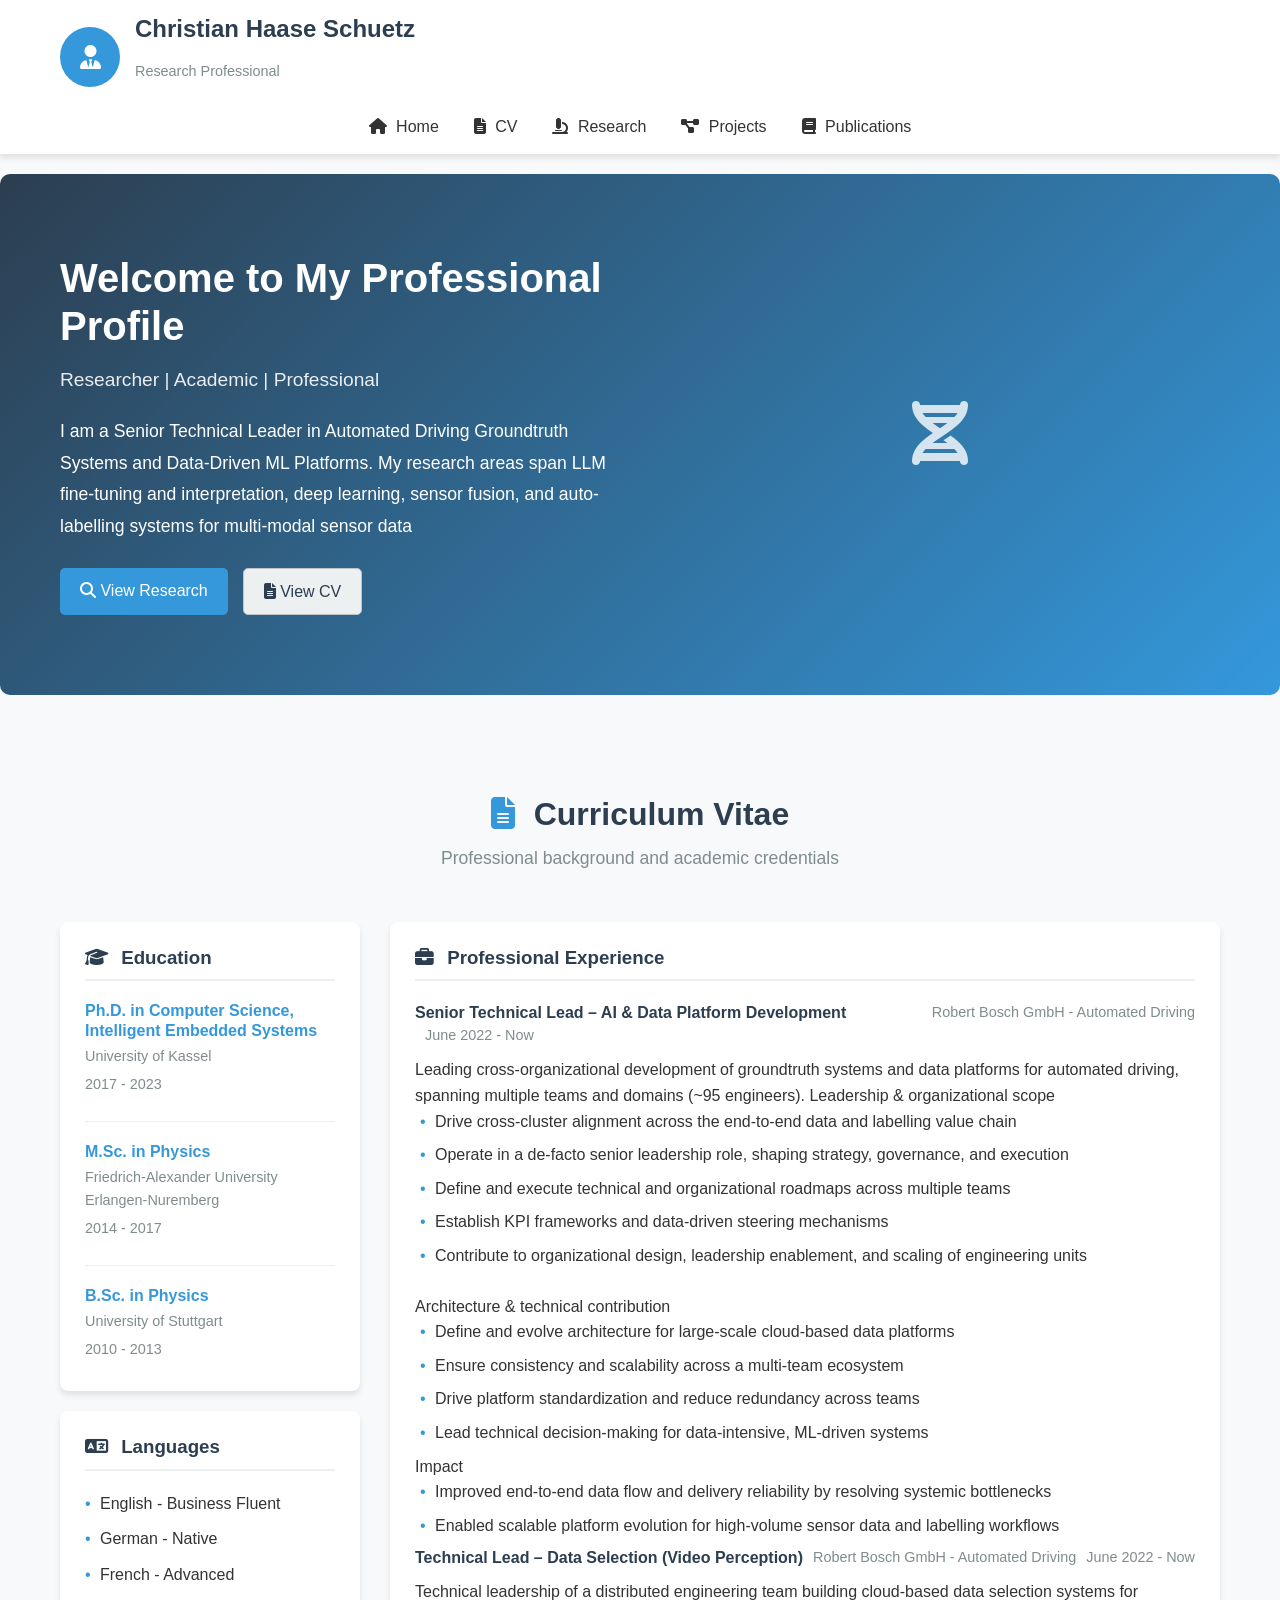
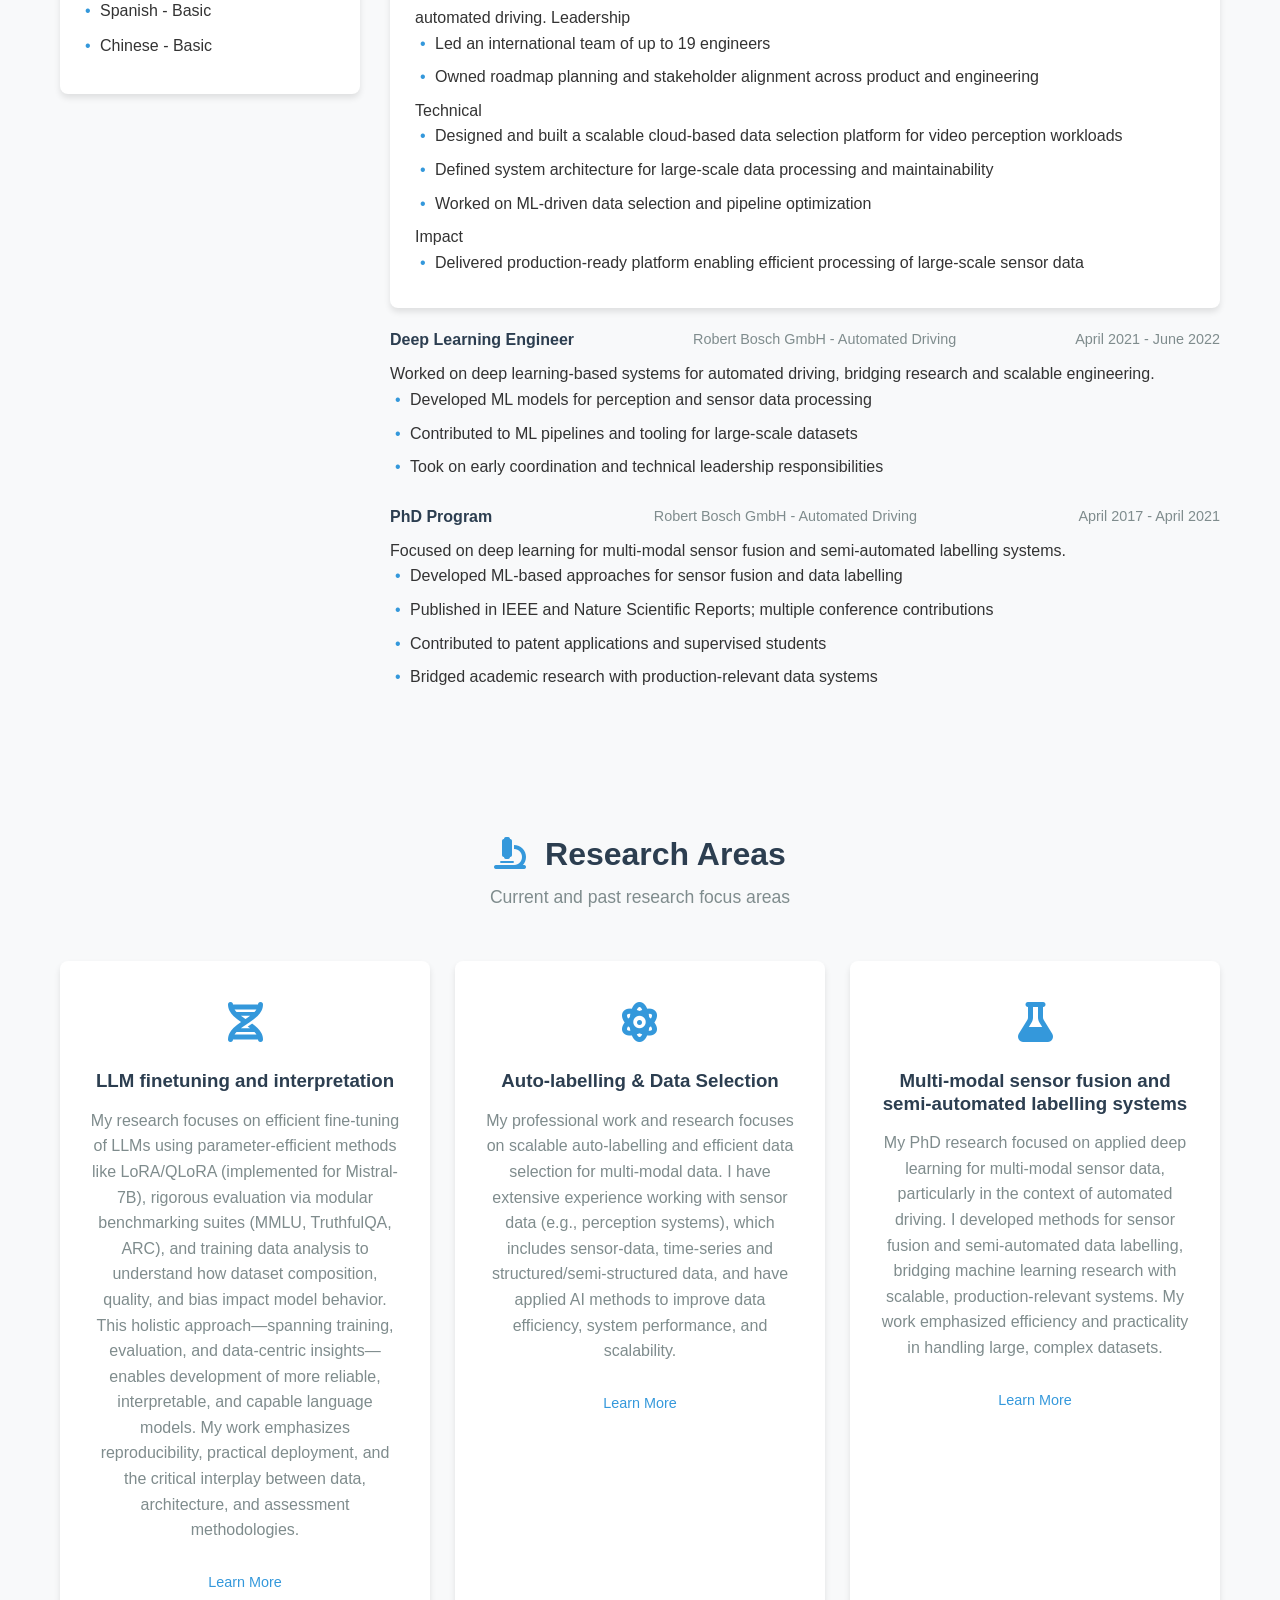
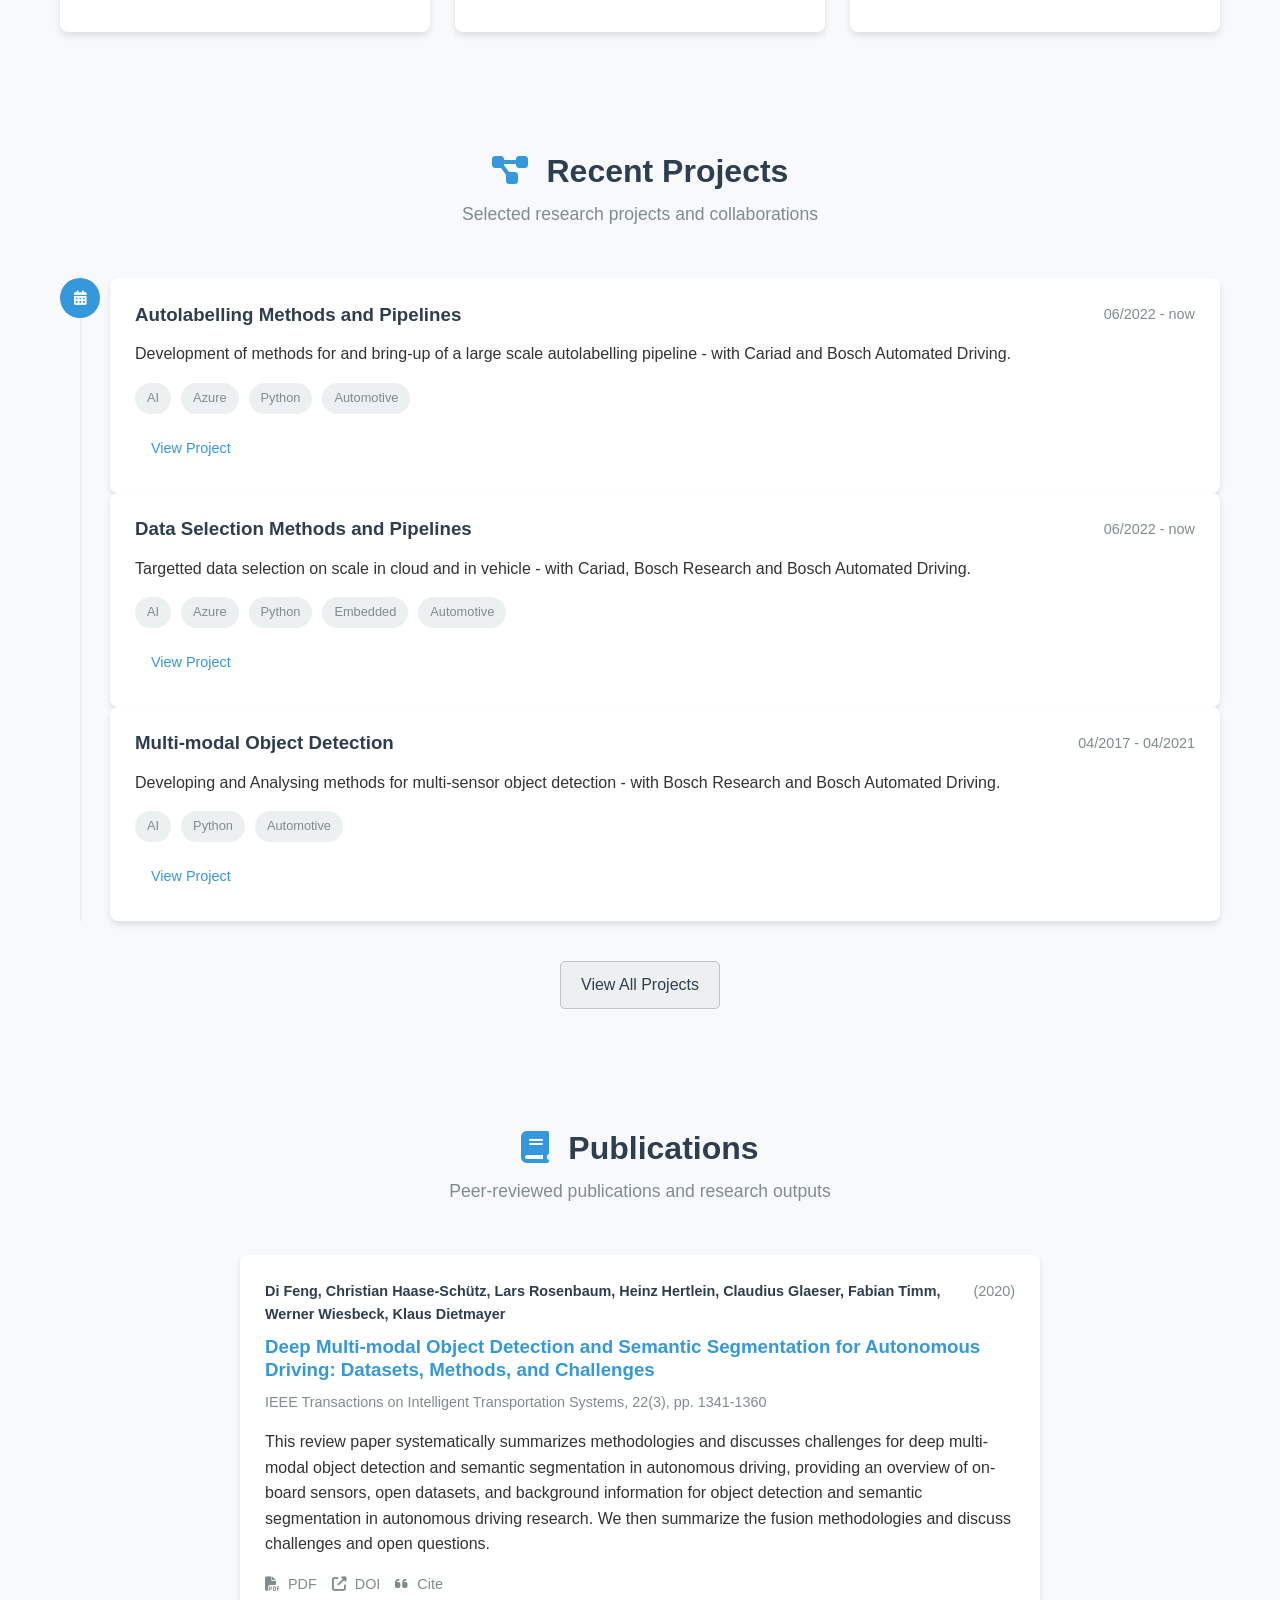
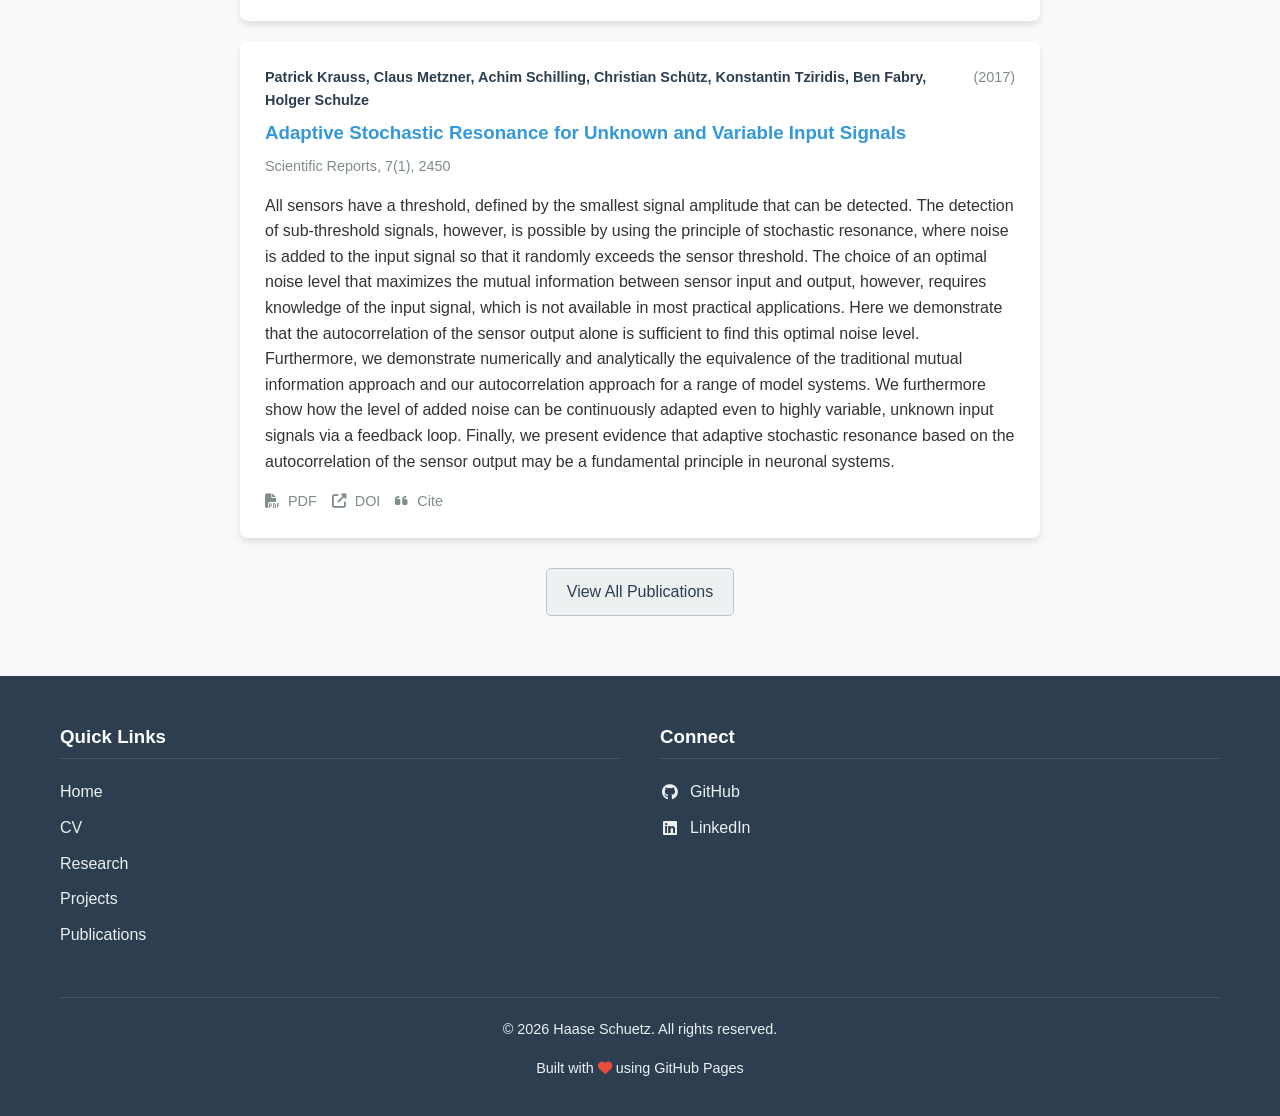
<file: index.html>
<!DOCTYPE html>
<html lang="en">
<head>
    <meta charset="UTF-8">
    <meta name="viewport" content="width=device-width, initial-scale=1.0">
    <title>Christian Haase Schuetz | Professional Profile</title>
    <meta name="description" content="Professional portfolio of Christian Haase Schuetz - Research, CV, and academic work">
    <link rel="stylesheet" href="css/style.css">
    <link rel="stylesheet" href="https://cdnjs.cloudflare.com/ajax/libs/font-awesome/6.4.0/css/all.min.css">
</head>
<body>
    <header class="header">
        <div class="container">
            <div class="profile">
                <div class="profile-image">
                    <i class="fas fa-user-tie"></i>
                </div>
                <div class="profile-info">
                    <h1 class="name">Christian Haase Schuetz</h1>
                    <p class="title">Research Professional</p>
                </div>
            </div>
            <nav class="main-nav">
                <ul>
                    <li><a href="#about" class="active"><i class="fas fa-home"></i> Home</a></li>
                    <li><a href="#cv"><i class="fas fa-file-alt"></i> CV</a></li>
                    <li><a href="#research"><i class="fas fa-microscope"></i> Research</a></li>
                    <li><a href="#projects"><i class="fas fa-project-diagram"></i> Projects</a></li>
                    <li><a href="#publications"><i class="fas fa-book"></i> Publications</a></li>
                </ul>
            </nav>
        </div>
    </header>

    <main class="main-content">
        <!-- Hero Section -->
        <section class="hero" id="about">
            <div class="container">
                <div class="hero-content">
                    <h2>Welcome to My Professional Profile</h2>
                    <p class="subtitle">Researcher | Academic | Professional</p>
                    <div class="hero-text">
                        <p>I am a Senior Technical Leader in Automated Driving Groundtruth Systems and Data-Driven ML Platforms. My research areas span LLM fine-tuning and interpretation, deep learning, sensor fusion, and auto-labelling systems for multi-modal sensor data</p>
                    </div>
                    <div class="cta-buttons">
                        <a href="#research" class="btn btn-primary"><i class="fas fa-search"></i> View Research</a>
                        <a href="#cv" class="btn btn-secondary"><i class="fas fa-file-alt"></i> View CV</a>
                    </div>
                </div>
                <div class="hero-image">
                    <div class="research-illustration">
                        <i class="fas fa-dna"></i>
                    </div>
                </div>
            </div>
        </section>

        <!-- CV Section -->
        <section class="section cv-section" id="cv">
            <div class="container">
                <div class="section-header">
                    <h2><i class="fas fa-file-alt"></i> Curriculum Vitae</h2>
                    <p class="section-description">Professional background and academic credentials</p>
                </div>
                <div class="cv-content">
                    <div class="cv-sidebar">
                        <div class="cv-card">
                            <h3><i class="fas fa-graduation-cap"></i> Education</h3>
                            <div class="education-item">
                                <h4>Ph.D. in Computer Science, Intelligent Embedded Systems </h4>
                                <p class="institution">University of Kassel</p>
                                <p class="year">2017 - 2023</p>
                            </div>
                            <div class="education-item">
                                <h4>M.Sc. in Physics</h4>
                                <p class="institution">Friedrich-Alexander University Erlangen-Nuremberg</p>
                                <p class="year">2014 - 2017</p>
                            </div>
                            <div class="education-item">
                                <h4>B.Sc. in Physics</h4>
                                <p class="institution">University of Stuttgart</p>
                                <p class="year">2010 - 2013</p>
                            </div>
                        </div>
                        <div class="cv-card">
                            <h3><i class="fas fa-language"></i> Languages</h3>
                            <ul class="skills-list">
                                <li>English - Business Fluent</li>
                                <li>German - Native</li>
                                <li>French - Advanced</li>
                                <li>Spanish - Basic</li>
                                <li>Chinese - Basic</li>
                            </ul>
                        </div>
                    </div>
                    <div class="cv-main">
                        <div class="cv-card">
                            <h3><i class="fas fa-briefcase"></i> Professional Experience</h3>
                            <div class="experience-item">
                                <div class="experience-header">
                                    <h4>Senior Technical Lead – AI & Data Platform Development</h4>
                                    <span class="company">Robert Bosch GmbH - Automated Driving </span>
                                    <span class="duration">June 2022 - Now</span>
                                </div>
                                Leading cross-organizational development of groundtruth systems and data platforms for automated driving, spanning multiple teams and domains (~95 engineers).

                                Leadership & organizational scope
                                <ul class="responsibilities">
                                    <li>Drive cross-cluster alignment across the end-to-end data and labelling value chain</li>
                                    <li>Operate in a de-facto senior leadership role, shaping strategy, governance, and execution</li>
                                    <li>Define and execute technical and organizational roadmaps across multiple teams</li>
                                    <li>Establish KPI frameworks and data-driven steering mechanisms</li>
                                    <li>Contribute to organizational design, leadership enablement, and scaling of engineering units</li>
                                </ul>
                            </div>
                                Architecture & technical contribution
                                <ul class="responsibilities">
                                    <li>Define and evolve architecture for large-scale cloud-based data platforms</li>
                                    <li>Ensure consistency and scalability across a multi-team ecosystem</li>
                                    <li>Drive platform standardization and reduce redundancy across teams</li>
                                    <li>Lead technical decision-making for data-intensive, ML-driven systems</li>
                                </ul>
                                Impact
                                <ul class="responsibilities">
                                    <li>Improved end-to-end data flow and delivery reliability by resolving systemic bottlenecks</li>
                                    <li>Enabled scalable platform evolution for high-volume sensor data and labelling workflows</li>
                                </ul>
                                <div class="experience-header">
                                    <h4>Technical Lead – Data Selection (Video Perception)</h4>
                                    <span class="company">Robert Bosch GmbH - Automated Driving </span>
                                    <span class="duration">June 2022 - Now</span>
                                </div>
                                Technical leadership of a distributed engineering team building cloud-based data selection systems for automated driving.

                                Leadership
                                <ul class="responsibilities">
                                    <li>Led an international team of up to 19 engineers</li>
                                    <li>Owned roadmap planning and stakeholder alignment across product and engineering</li>
                                </ul>
                                Technical
                                <ul class="responsibilities">
                                    <li>Designed and built a scalable cloud-based data selection platform for video perception workloads</li>
                                    <li>Defined system architecture for large-scale data processing and maintainability</li>
                                    <li>Worked on ML-driven data selection and pipeline optimization</li>
                                </ul>
                                Impact
                                <ul class="responsibilities">
                                    <li>Delivered production-ready platform enabling efficient processing of large-scale sensor data</li>
                                </ul>
                            </div>
                            <div class="experience-item">
                                <div class="experience-header">
                                    <h4>Deep Learning Engineer</h4>
                                    <span class="company">Robert Bosch GmbH - Automated Driving </span>
                                    <span class="duration">April 2021 - June 2022</span>
                                </div>
                                Worked on deep learning-based systems for automated driving, bridging research and scalable engineering.
                                <ul class="responsibilities">
                                    <li>Developed ML models for perception and sensor data processing</li>
                                    <li>Contributed to ML pipelines and tooling for large-scale datasets</li>
                                    <li>Took on early coordination and technical leadership responsibilities</li>
                                </ul>
                            </div>
                            <div class="experience-item">
                                <div class="experience-header">
                                    <h4>PhD Program</h4>
                                    <span class="company">Robert Bosch GmbH - Automated Driving </span>
                                    <span class="duration">April 2017 - April 2021</span>
                                </div>
                                Focused on deep learning for multi-modal sensor fusion and semi-automated labelling systems.
                                <ul class="responsibilities">
                                    <li>Developed ML-based approaches for sensor fusion and data labelling</li>
                                    <li>Published in IEEE and Nature Scientific Reports; multiple conference contributions</li>
                                    <li>Contributed to patent applications and supervised students</li>
                                    <li>Bridged academic research with production-relevant data systems</li>
                                </ul>
                            </div>
                        </div>
                    </div>
                </div>
            </div>
        </section>

        <!-- Research Section -->
        <section class="section research-section" id="research">
            <div class="container">
                <div class="section-header">
                    <h2><i class="fas fa-microscope"></i> Research Areas</h2>
                    <p class="section-description">Current and past research focus areas</p>
                </div>
                <div class="research-grid">
                    <div class="research-card">
                        <div class="research-icon">
                            <i class="fas fa-dna"></i>
                        </div>
                        <h3>LLM finetuning and interpretation</h3>
                        <p>My research focuses on efficient fine-tuning of LLMs using parameter-efficient methods like LoRA/QLoRA (implemented for Mistral-7B), rigorous evaluation via modular benchmarking suites (MMLU, TruthfulQA, ARC), and training data analysis to understand how dataset composition, quality, and bias impact model behavior. This holistic approach—spanning training, evaluation, and data-centric insights—enables development of more reliable, interpretable, and capable language models. My work emphasizes reproducibility, practical deployment, and the critical interplay between data, architecture, and assessment methodologies.</p>
                        <a href="research/llm-finetuning.html" class="btn btn-small">Learn More</a>
                    </div>
                    <div class="research-card">
                        <div class="research-icon">
                            <i class="fas fa-atom"></i>
                        </div>
                        <h3>Auto-labelling & Data Selection</h3>
                        <p>My professional work and research focuses on scalable auto-labelling and efficient data selection for multi-modal data. I have extensive experience working with sensor data (e.g., perception systems), which includes sensor-data, time-series and structured/semi-structured data, and have applied AI methods to improve data efficiency, system performance, and scalability.</p>
                        <a href="research/auto-labelling.html" class="btn btn-small">Learn More</a>
                    </div>
                    <div class="research-card">
                        <div class="research-icon">
                            <i class="fas fa-flask"></i>
                        </div>
                        <h3>Multi-modal sensor fusion and semi-automated labelling systems</h3>
                        <p>My PhD research focused on applied deep learning for multi-modal sensor data, particularly in the context of automated driving. I developed methods for sensor fusion and semi-automated data labelling, bridging machine learning research with scalable, production-relevant systems. My work emphasized efficiency and practicality in handling large, complex datasets.</p>
                        <a href="research/multi-modal-sensor-fusion.html" class="btn btn-small">Learn More</a>
                    </div>
                </div>
            </div>
        </section>

        <!-- Projects Section -->
        <section class="section projects-section" id="projects">
            <div class="container">
                <div class="section-header">
                    <h2><i class="fas fa-project-diagram"></i> Recent Projects</h2>
                    <p class="section-description">Selected research projects and collaborations</p>
                </div>
                <div class="projects-timeline">
                    <div class="timeline-item">
                        <div class="timeline-marker">
                            <i class="fas fa-calendar-alt"></i>
                        </div>
                        <div class="timeline-content">
                            <div class="timeline-header">
                                <h3>Autolabelling Methods and Pipelines</h3>
                                <span class="timeline-date">06/2022 - now</span>
                            </div>
                            <p>Development of methods for and bring-up of a large scale autolabelling pipeline - with Cariad and Bosch Automated Driving.</p>
                            <div class="project-tags">
                                <span class="tag">AI</span>
                                <span class="tag">Azure</span>
                                <span class="tag">Python</span>
                                <span class="tag">Automotive</span>
                            </div>
                            <a href="research/auto-labelling.html" class="btn btn-small">View Project</a>
                        </div>
                        <div class="timeline-content">
                            <div class="timeline-header">
                                <h3>Data Selection Methods and Pipelines</h3>
                                <span class="timeline-date">06/2022 - now</span>
                            </div>
                            <p>Targetted data selection on scale in cloud and in vehicle - with Cariad, Bosch Research and Bosch Automated Driving.</p>
                            <div class="project-tags">
                                <span class="tag">AI</span>
                                <span class="tag">Azure</span>
                                <span class="tag">Python</span>
                                <span class="tag">Embedded</span>
                                <span class="tag">Automotive</span>
                            </div>
                            <a href="research/auto-labelling.html" class="btn btn-small">View Project</a>
                        </div>
                        <div class="timeline-content">
                            <div class="timeline-header">
                                <h3>Multi-modal Object Detection</h3>
                                <span class="timeline-date">04/2017 - 04/2021</span>
                            </div>
                            <p>Developing and Analysing methods for multi-sensor object detection - with Bosch Research and Bosch Automated Driving.</p>
                            <div class="project-tags">
                                <span class="tag">AI</span>
                                <span class="tag">Python</span>
                                <span class="tag">Automotive</span>
                            </div>
                            <a href="research/multi-modal-sensor-fusion.html" class="btn btn-small">View Project</a>
                        </div>
                    </div>
                </div>
                <div class="view-all-publications">
                    <a href="/projects/index.html" class="btn btn-secondary">View All Projects</a>
                </div>
            </div>
        </section>

        <!-- Publications Section -->
        <section class="section publications-section" id="publications">
            <div class="container">
                <div class="section-header">
                    <h2><i class="fas fa-book"></i> Publications</h2>
                    <p class="section-description">Peer-reviewed publications and research outputs</p>
                </div>
                <div class="publications-list">
                    <div class="publication-item" data-type="journal">
                        <div class="publication-citation">
                            <span class="publication-authors">Di Feng, Christian Haase-Schütz, Lars Rosenbaum, Heinz Hertlein, Claudius Glaeser, Fabian Timm, Werner Wiesbeck, Klaus Dietmayer</span>
                            <span class="publication-year">(2020)</span>
                        </div>
                        <h3 class="publication-title">Deep Multi-modal Object Detection and Semantic Segmentation for Autonomous Driving: Datasets, Methods, and Challenges</h3>
                        <p class="publication-journal">IEEE Transactions on Intelligent Transportation Systems, 22(3), pp. 1341-1360</p>
                        <p class="publication-abstract">This review paper systematically summarizes methodologies and discusses challenges for deep multi-modal object detection and semantic segmentation in autonomous driving, providing an overview of on-board sensors, open datasets, and background information for object detection and semantic segmentation in autonomous driving research. We then summarize the fusion methodologies and discuss challenges and open questions.</p>
                        <div class="publication-links">
                            <a href="https://arxiv.org/pdf/1902.07830.pdf" class="publication-link" target="_blank"><i class="fas fa-file-pdf"></i> PDF</a>
                            <a href="https://doi.org/10.1109/TITS.2020.2972974" class="publication-link" target="_blank"><i class="fas fa-external-link-alt"></i> DOI</a>
                            <a href="#" class="publication-link"><i class="fas fa-quote-left"></i> Cite</a>
                        </div>
                    </div>
                    <div class="publication-item" data-type="journal">
                        <div class="publication-citation">
                            <span class="publication-authors">Patrick Krauss, Claus Metzner, Achim Schilling, Christian Schütz, Konstantin Tziridis, Ben Fabry, Holger Schulze</span>
                            <span class="publication-year">(2017)</span>
                        </div>
                        <h3 class="publication-title">Adaptive Stochastic Resonance for Unknown and Variable Input Signals</h3>
                        <p class="publication-journal">Scientific Reports, 7(1), 2450</p>
                        <p class="publication-abstract">All sensors have a threshold, defined by the smallest signal amplitude that can be detected. The detection of sub-threshold signals, however, is possible by using the principle of stochastic resonance, where noise is added to the input signal so that it randomly exceeds the sensor threshold. The choice of an optimal noise level that maximizes the mutual information between sensor input and output, however, requires knowledge of the input signal, which is not available in most practical applications. Here we demonstrate that the autocorrelation of the sensor output alone is sufficient to find this optimal noise level. Furthermore, we demonstrate numerically and analytically the equivalence of the traditional mutual information approach and our autocorrelation approach for a range of model systems. We furthermore show how the level of added noise can be continuously adapted even to highly variable, unknown input signals via a feedback loop. Finally, we present evidence that adaptive stochastic resonance based on the autocorrelation of the sensor output may be a fundamental principle in neuronal systems.</p>
                        <div class="publication-links">
                            <a href="https://www.nature.com/articles/s41598-017-02644-w" class="publication-link" target="_blank"><i class="fas fa-file-pdf"></i> PDF</a>
                            <a href="https://doi.org/10.1038/s41598-017-02644-w" class="publication-link" target="_blank"><i class="fas fa-external-link-alt"></i> DOI</a>
                            <a href="#" class="publication-link"><i class="fas fa-quote-left"></i> Cite</a>
                        </div>
                    </div>
            </div>
                <div class="view-all-publications">
                    <a href="publications.html" class="btn btn-secondary">View All Publications</a>
                </div>
            </div>
        </section>

    </main>

    <footer class="footer">
        <div class="container">
            <div class="footer-content">
                <div class="footer-section">
                    <h3>Quick Links</h3>
                    <ul>
                        <li><a href="#about">Home</a></li>
                        <li><a href="#cv">CV</a></li>
                        <li><a href="#research">Research</a></li>
                        <li><a href="#projects">Projects</a></li>
                        <li><a href="#publications">Publications</a></li>
                    </ul>
                </div>
                <div class="footer-section">
                    <h3>Connect</h3>
                    <div class="social-links">
                        <a href="https://github.com/HaaseSchuetz" class="social-link">
                            <i class="fab fa-github"></i> GitHub
                        </a>
                        <a href="https://www.linkedin.com/in/christian-haase-schuetz/" class="social-link">
                            <i class="fab fa-linkedin"></i> LinkedIn
                        </a>
                    </div>
                </div>
            </div>
            <div class="footer-bottom">
                <p>&copy; 2026 Haase Schuetz. All rights reserved.</p>
                <p>Built with <i class="fas fa-heart"></i> using GitHub Pages</p>
            </div>
        </div>
    </footer>

    <script src="js/main.js"></script>
</body>
</html>
</file>
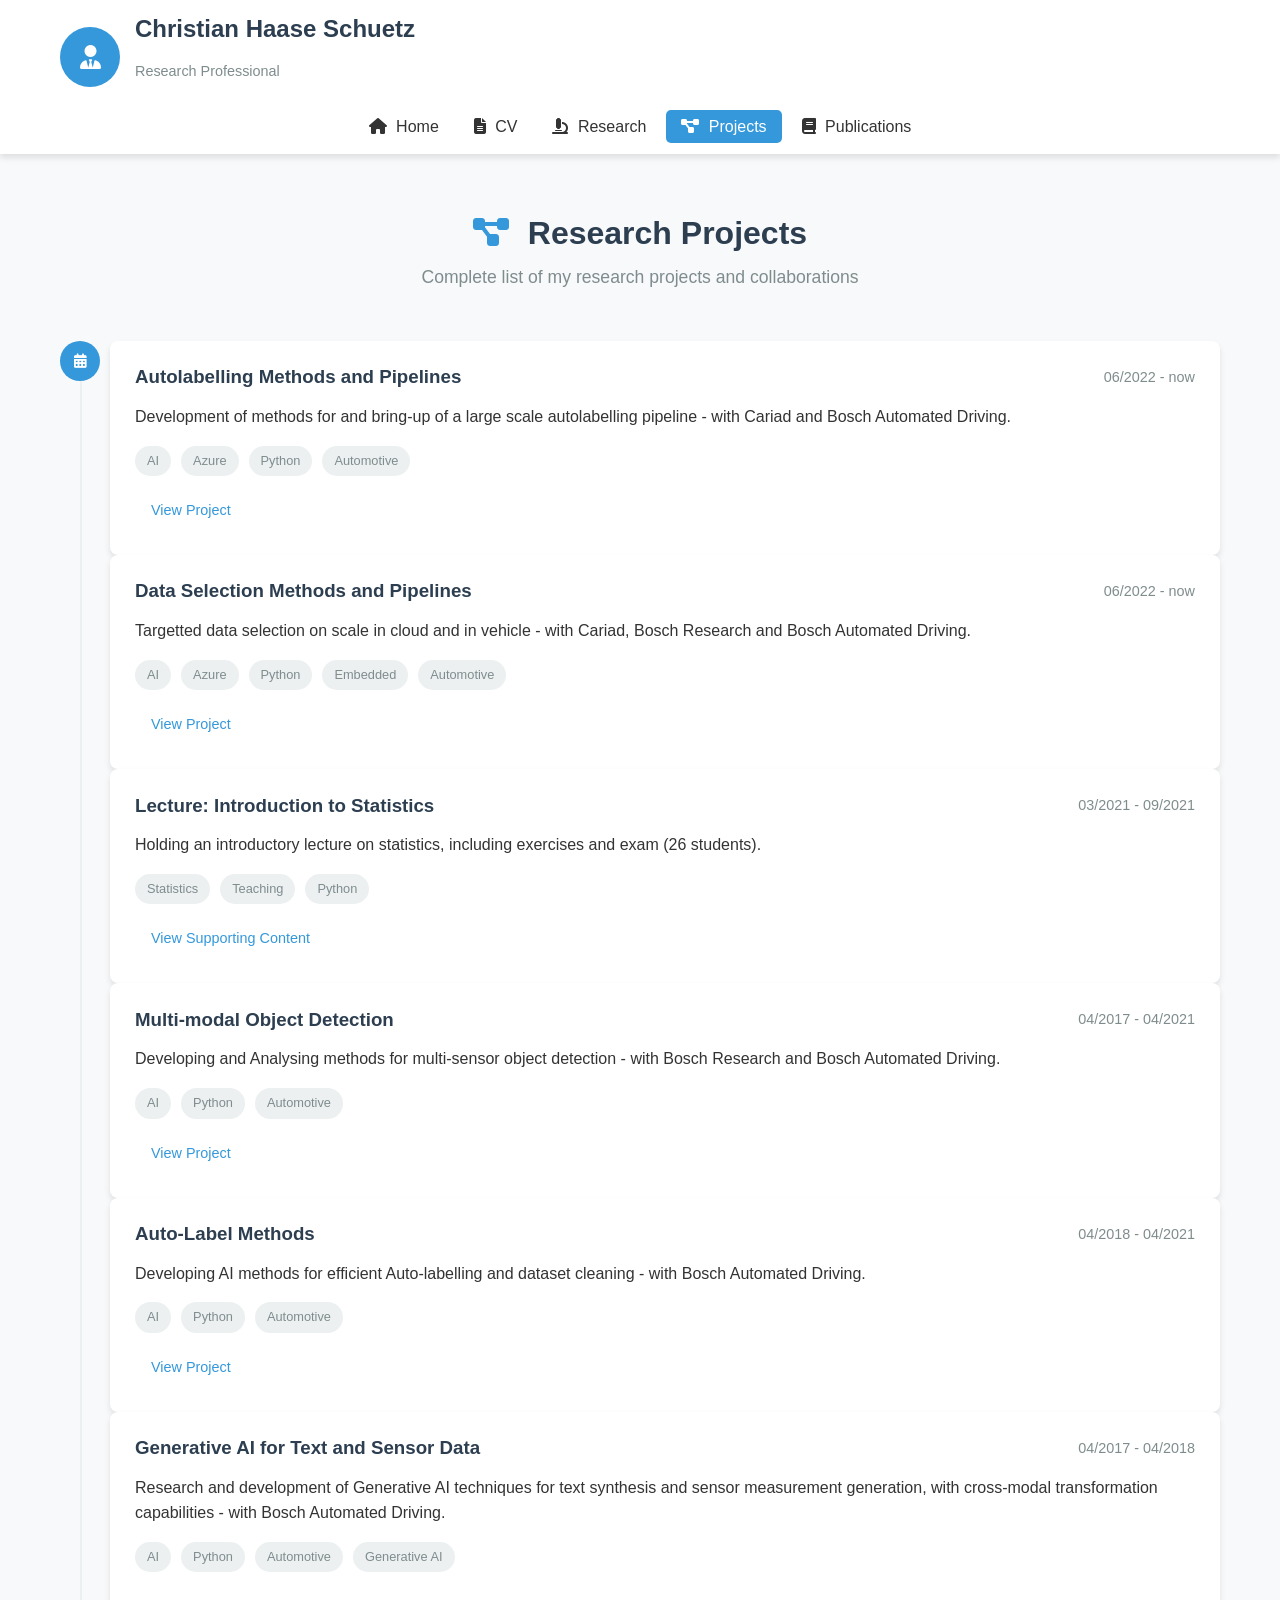
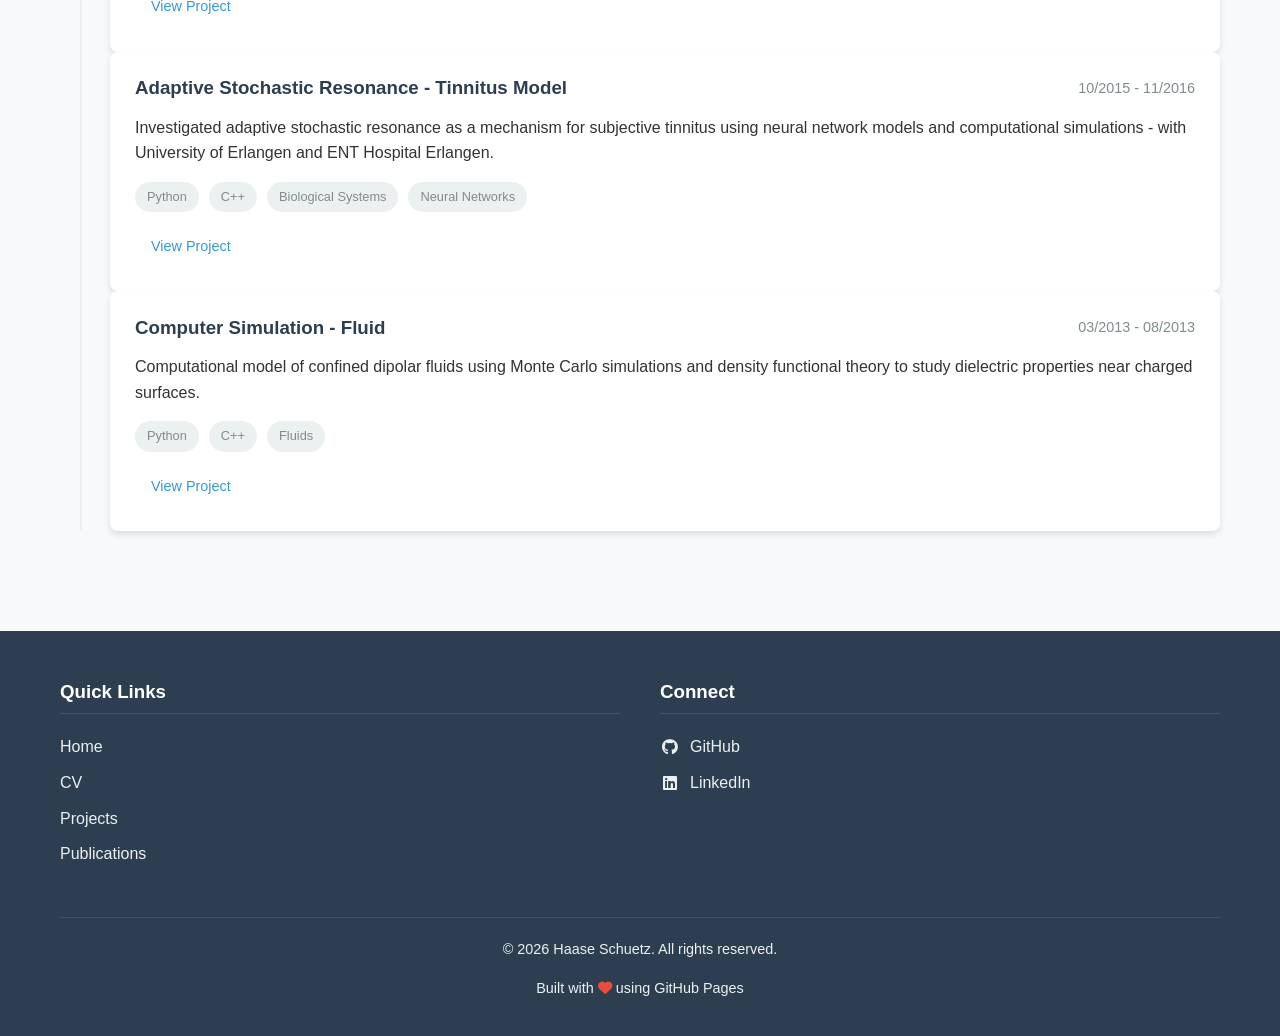
<file: projects/index.html>
<!DOCTYPE html>
<html lang="en">
<head>
    <meta charset="UTF-8">
    <meta name="viewport" content="width=device-width, initial-scale=1.0">
    <title>Research Projects | Christian Haase Schuetz</title>
    <link rel="stylesheet" href="../css/style.css">
    <link rel="stylesheet" href="https://cdnjs.cloudflare.com/ajax/libs/font-awesome/6.4.0/css/all.min.css">
</head>
<body>
    <header class="header">
        <div class="container">
            <div class="profile">
                <div class="profile-image">
                    <i class="fas fa-user-tie"></i>
                </div>
                <div class="profile-info">
                    <h1 class="name">Christian Haase Schuetz</h1>
                    <p class="title">Research Professional</p>
                </div>
            </div>
            <nav class="main-nav">
                <ul>
                    <li><a href="../index.html"><i class="fas fa-home"></i> Home</a></li>
                    <li><a href="../index.html#cv"><i class="fas fa-file-alt"></i> CV</a></li>
                    <li><a href="../index.html#research"><i class="fas fa-microscope"></i> Research</a></li>
                    <li><a href="../index.html#projects" class="active"><i class="fas fa-project-diagram"></i> Projects</a></li>
                    <li><a href="../publications.html"><i class="fas fa-book"></i> Publications</a></li>
                </ul>
            </nav>
        </div>
    </header>

    <main class="main-content">
        <section class="section">
            <div class="container">
                <div class="section-header">
                    <h2><i class="fas fa-project-diagram"></i> Research Projects</h2>
                    <p class="section-description">Complete list of my research projects and collaborations</p>
                </div>

                <div class="projects-timeline">
                    <!-- Add your projects here -->
                    <div class="timeline-item">
                        <div class="timeline-marker">
                            <i class="fas fa-calendar-alt"></i>
                        </div>
                        <div class="timeline-content">
                            <div class="timeline-header">
                                <h3>Autolabelling Methods and Pipelines</h3>
                                <span class="timeline-date">06/2022 - now</span>
                            </div>
                            <p>Development of methods for and bring-up of a large scale autolabelling pipeline - with Cariad and Bosch Automated Driving.</p>
                            <div class="project-tags">
                                <span class="tag">AI</span>
                                <span class="tag">Azure</span>
                                <span class="tag">Python</span>
                                <span class="tag">Automotive</span>
                            </div>
                            <a href="../research/auto-labelling.html" class="btn btn-small">View Project</a>
                        </div>
                        <div class="timeline-content">
                            <div class="timeline-header">
                                <h3>Data Selection Methods and Pipelines</h3>
                                <span class="timeline-date">06/2022 - now</span>
                            </div>
                            <p>Targetted data selection on scale in cloud and in vehicle - with Cariad, Bosch Research and Bosch Automated Driving.</p>
                            <div class="project-tags">
                                <span class="tag">AI</span>
                                <span class="tag">Azure</span>
                                <span class="tag">Python</span>
                                <span class="tag">Embedded</span>
                                <span class="tag">Automotive</span>
                            </div>
                            <a href="../research/auto-labelling.html" class="btn btn-small">View Project</a>
                        </div>
                        <div class="timeline-content">
                            <div class="timeline-header">
                                <h3>Lecture: Introduction to Statistics</h3>
                                <span class="timeline-date">03/2021 - 09/2021</span>
                            </div>
                            <p>Holding an introductory lecture on statistics, including exercises and exam (26 students).</p>
                            <div class="project-tags">
                                <span class="tag">Statistics</span>
                                <span class="tag">Teaching</span>
                                <span class="tag">Python</span>
                            </div>
                            <a href="https://github.com/HaaseSchuetz/2021-statistics-lecture" class="btn btn-small">View Supporting Content</a>
                        </div>
                        <div class="timeline-content">
                            <div class="timeline-header">
                                <h3>Multi-modal Object Detection</h3>
                                <span class="timeline-date">04/2017 - 04/2021</span>
                            </div>
                            <p>Developing and Analysing methods for multi-sensor object detection - with Bosch Research and Bosch Automated Driving.</p>
                            <div class="project-tags">
                                <span class="tag">AI</span>
                                <span class="tag">Python</span>
                                <span class="tag">Automotive</span>
                            </div>
                            <a href="../research/multi-modal-sensor-fusion.html" class="btn btn-small">View Project</a>
                        </div>
                        <div class="timeline-content">
                            <div class="timeline-header">
                                <h3>Auto-Label Methods</h3>
                                <span class="timeline-date">04/2018 - 04/2021</span>
                            </div>
                            <p>Developing AI methods for efficient Auto-labelling and dataset cleaning - with Bosch Automated Driving.</p>
                            <div class="project-tags">
                                <span class="tag">AI</span>
                                <span class="tag">Python</span>
                                <span class="tag">Automotive</span>
                            </div>
                            <a href="../research/multi-modal-sensor-fusion.html" class="btn btn-small">View Project</a>
                        </div>
                        <div class="timeline-content">
                            <div class="timeline-header">
                                <h3>Generative AI for Text and Sensor Data</h3>
                                <span class="timeline-date">04/2017 - 04/2018</span>
                            </div>
                            <p>Research and development of Generative AI techniques for text synthesis and sensor measurement generation, with cross-modal transformation capabilities - with Bosch Automated Driving.</p>
                            <div class="project-tags">
                                <span class="tag">AI</span>
                                <span class="tag">Python</span>
                                <span class="tag">Automotive</span>
                                <span class="tag">Generative AI</span>
                            </div>
                            <a href="gen-ai.html" class="btn btn-small">View Project</a>
                        </div>
                        <div class="timeline-content">
                            <div class="timeline-header">
                                <h3>Adaptive Stochastic Resonance - Tinnitus Model</h3>
                                <span class="timeline-date">10/2015 - 11/2016</span>
                            </div>
                            <p>Investigated adaptive stochastic resonance as a mechanism for subjective tinnitus using neural network models and computational simulations - with University of Erlangen and ENT Hospital Erlangen.</p>
                            <div class="project-tags">
                                <span class="tag">Python</span>
                                <span class="tag">C++</span>
                                <span class="tag">Biological Systems</span>
                                <span class="tag">Neural Networks</span>
                            </div>
                            <a href="tinnitus-simulation.html" class="btn btn-small">View Project</a>
                        </div>
                        <div class="timeline-content">
                            <div class="timeline-header">
                                <h3>Computer Simulation - Fluid</h3>
                                <span class="timeline-date">03/2013 - 08/2013</span>
                            </div>
                            <p>Computational model of confined dipolar fluids using Monte Carlo simulations and density functional theory to study dielectric properties near charged surfaces.</p>
                            <div class="project-tags">
                                <span class="tag">Python</span>
                                <span class="tag">C++</span>
                                <span class="tag">Fluids</span>
                            </div>
                            <a href="fluid-simulation.html" class="btn btn-small">View Project</a>
                        </div>
                    </div>
                </div>
            </div>
        </section>
    </main>

    <footer class="footer">
        <div class="container">
            <div class="footer-content">
                <div class="footer-section">
                    <h3>Quick Links</h3>
                    <ul>
                        <li><a href="../index.html">Home</a></li>
                        <li><a href="../index.html#cv">CV</a></li>
                        <li><a href="../index.html#projects">Projects</a></li>
                        <li><a href="../publications.html">Publications</a></li>
                    </ul>
                </div>
                <div class="footer-section">
                    <h3>Connect</h3>
                    <div class="social-links">
                        <a href="https://github.com/HaaseSchuetz" class="social-link">
                            <i class="fab fa-github"></i> GitHub
                        </a>
                        <a href="https://www.linkedin.com/in/christian-haase-schuetz/" class="social-link">
                            <i class="fab fa-linkedin"></i> LinkedIn
                        </a>
                    </div>
                </div>
            </div>
            <div class="footer-bottom">
                <p>&copy; 2026 Haase Schuetz. All rights reserved.</p>
                <p>Built with <i class="fas fa-heart"></i> using GitHub Pages</p>
            </div>
        </div>
    </footer>

    <script src="../js/main.js"></script>
</body>
</html>
</file>
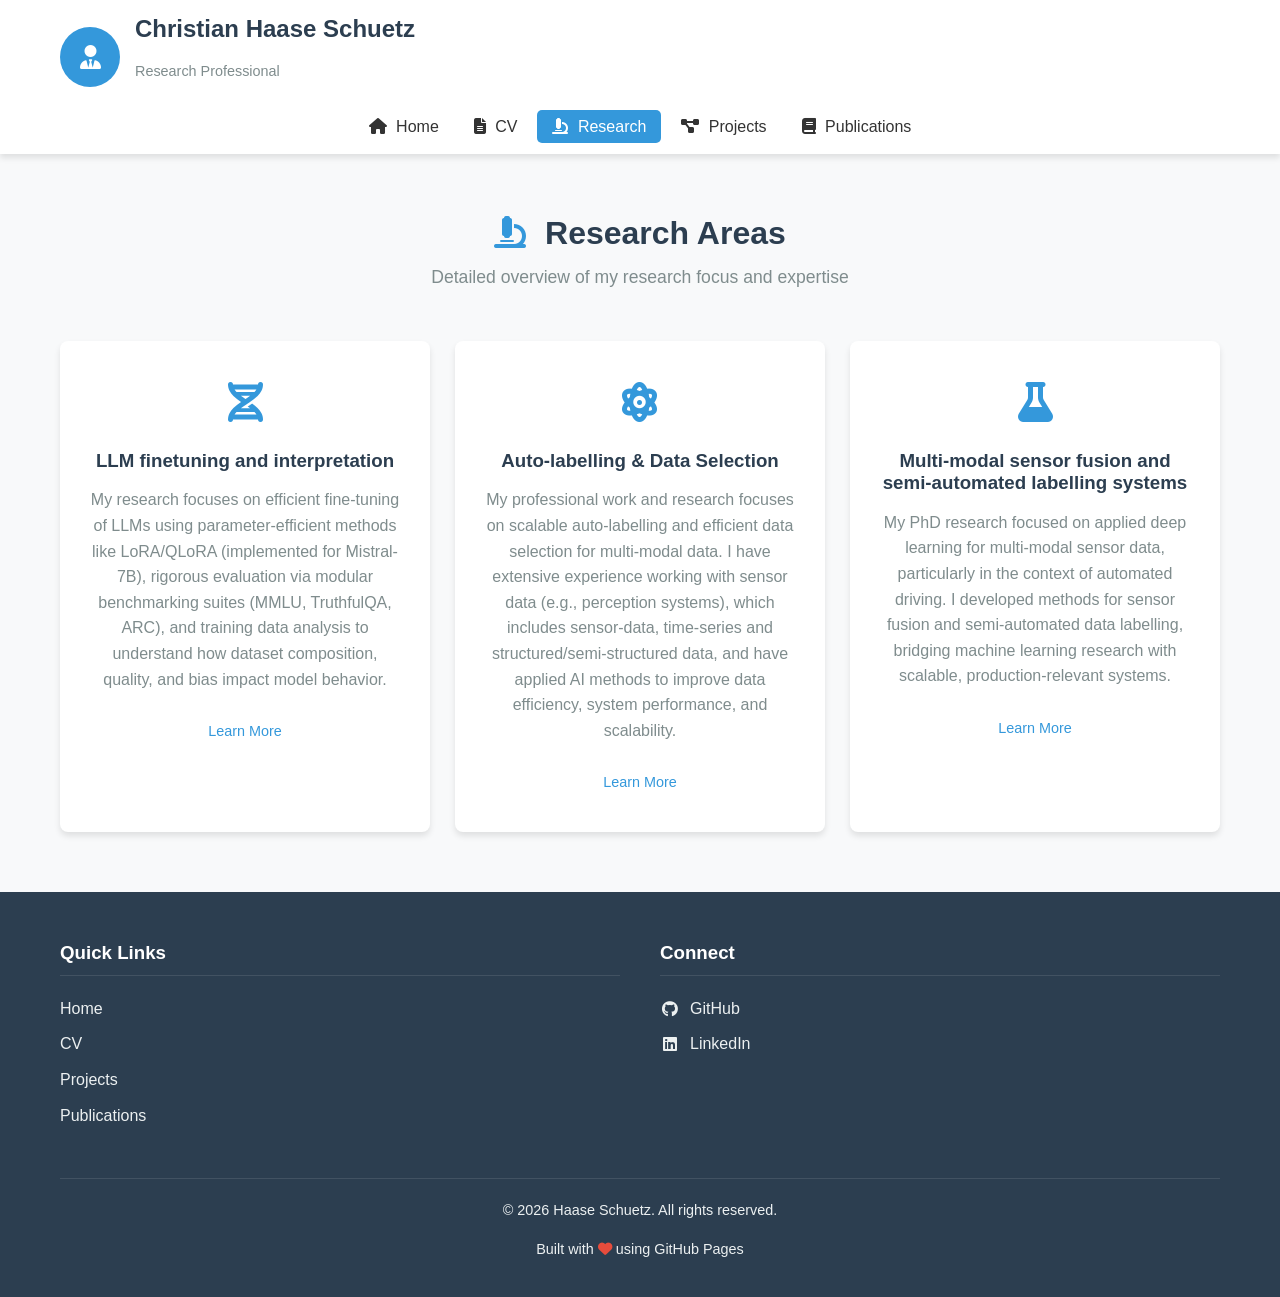
<file: research/index.html>
<!DOCTYPE html>
<html lang="en">
<head>
    <meta charset="UTF-8">
    <meta name="viewport" content="width=device-width, initial-scale=1.0">
    <title>Research Areas | Christian Haase Schuetz</title>
    <link rel="stylesheet" href="../css/style.css">
    <link rel="stylesheet" href="https://cdnjs.cloudflare.com/ajax/libs/font-awesome/6.4.0/css/all.min.css">
</head>
<body>
    <header class="header">
        <div class="container">
            <div class="profile">
                <div class="profile-image">
                    <i class="fas fa-user-tie"></i>
                </div>
                <div class="profile-info">
                    <h1 class="name">Christian Haase Schuetz</h1>
                    <p class="title">Research Professional</p>
                </div>
            </div>
            <nav class="main-nav">
                <ul>
                    <li><a href="../index.html"><i class="fas fa-home"></i> Home</a></li>
                    <li><a href="../index.html#cv"><i class="fas fa-file-alt"></i> CV</a></li>
                    <li><a href="../index.html#research" class="active"><i class="fas fa-microscope"></i> Research</a></li>
                    <li><a href="../index.html#projects"><i class="fas fa-project-diagram"></i> Projects</a></li>
                    <li><a href="../publications.html"><i class="fas fa-book"></i> Publications</a></li>
                </ul>
            </nav>
        </div>
    </header>

    <main class="main-content">
        <section class="section">
            <div class="container">
                <div class="section-header">
                    <h2><i class="fas fa-microscope"></i> Research Areas</h2>
                    <p class="section-description">Detailed overview of my research focus and expertise</p>
                </div>

                <div class="research-grid">
                    <!-- Research Area 1 -->
                    <div class="research-card">
                        <div class="research-icon">
                            <i class="fas fa-dna"></i>
                        </div>
                        <h3>LLM finetuning and interpretation</h3>
                        <p>My research focuses on efficient fine-tuning of LLMs using parameter-efficient methods like LoRA/QLoRA (implemented for Mistral-7B), rigorous evaluation via modular benchmarking suites (MMLU, TruthfulQA, ARC), and training data analysis to understand how dataset composition, quality, and bias impact model behavior.</p>
                        <a href="llm-finetuning.html" class="btn btn-small">Learn More</a>
                    </div>

                    <!-- Research Area 2 -->
                    <div class="research-card">
                        <div class="research-icon">
                            <i class="fas fa-atom"></i>
                        </div>
                        <h3>Auto-labelling & Data Selection</h3>
                        <p>My professional work and research focuses on scalable auto-labelling and efficient data selection for multi-modal data. I have extensive experience working with sensor data (e.g., perception systems), which includes sensor-data, time-series and structured/semi-structured data, and have applied AI methods to improve data efficiency, system performance, and scalability.</p>
                        <a href="auto-labelling.html" class="btn btn-small">Learn More</a>
                    </div>

                    <!-- Research Area 3 -->
                    <div class="research-card">
                        <div class="research-icon">
                            <i class="fas fa-flask"></i>
                        </div>
                        <h3>Multi-modal sensor fusion and semi-automated labelling systems</h3>
                        <p>My PhD research focused on applied deep learning for multi-modal sensor data, particularly in the context of automated driving. I developed methods for sensor fusion and semi-automated data labelling, bridging machine learning research with scalable, production-relevant systems.</p>
                        <a href="multi-modal-sensor-fusion.html" class="btn btn-small">Learn More</a>
                    </div>
                </div>
            </div>
        </section>
    </main>

    <footer class="footer">
        <div class="container">
            <div class="footer-content">
                <div class="footer-section">
                    <h3>Quick Links</h3>
                    <ul>
                        <li><a href="../index.html">Home</a></li>
                        <li><a href="../index.html#cv">CV</a></li>
                        <li><a href="../index.html#projects">Projects</a></li>
                        <li><a href="../publications.html">Publications</a></li>
                    </ul>
                </div>
                <div class="footer-section">
                    <h3>Connect</h3>
                    <div class="social-links">
                        <a href="https://github.com/HaaseSchuetz" class="social-link">
                            <i class="fab fa-github"></i> GitHub
                        </a>
                        <a href="https://www.linkedin.com/in/christian-haase-schuetz/" class="social-link">
                            <i class="fab fa-linkedin"></i> LinkedIn
                        </a>
                    </div>
                </div>
            </div>
            <div class="footer-bottom">
                <p>&copy; 2026 Haase Schuetz. All rights reserved.</p>
                <p>Built with <i class="fas fa-heart"></i> using GitHub Pages</p>
            </div>
        </div>
    </footer>

    <script src="../js/main.js"></script>
</body>
</html>
</file>
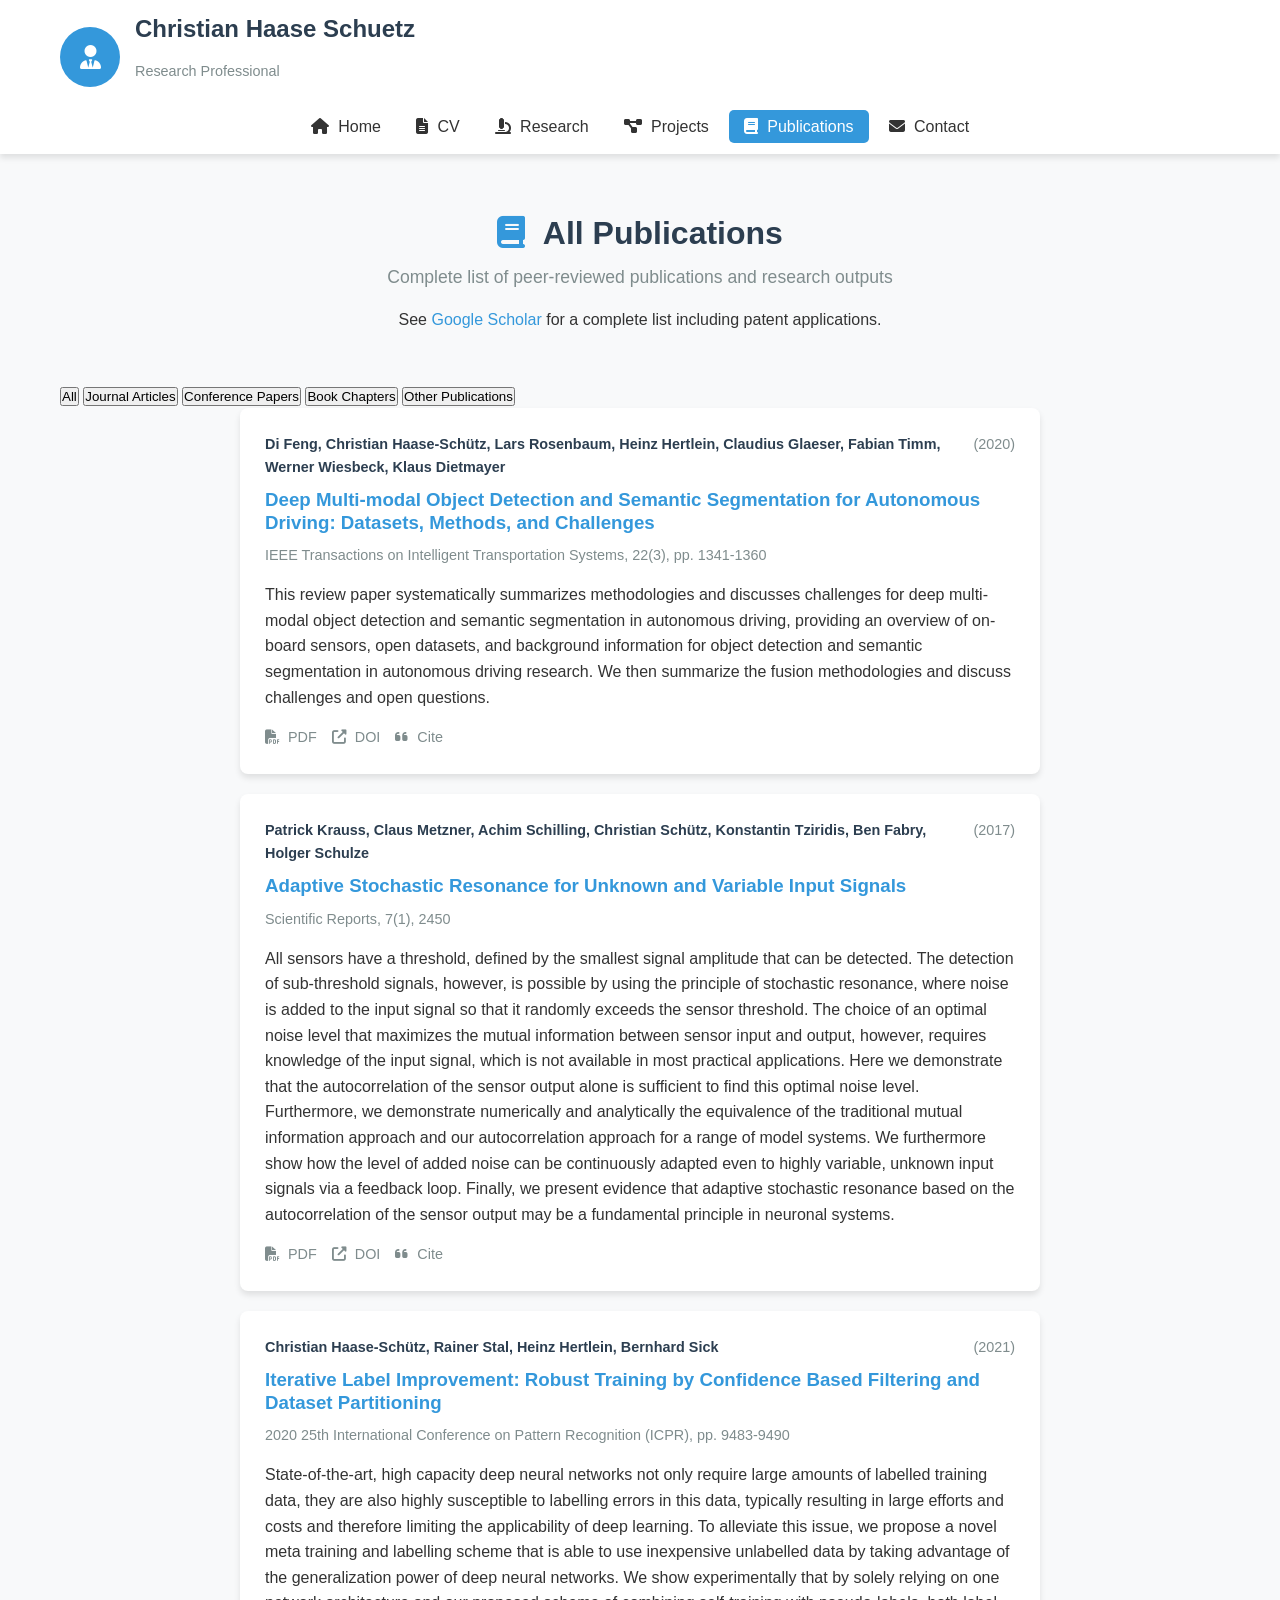
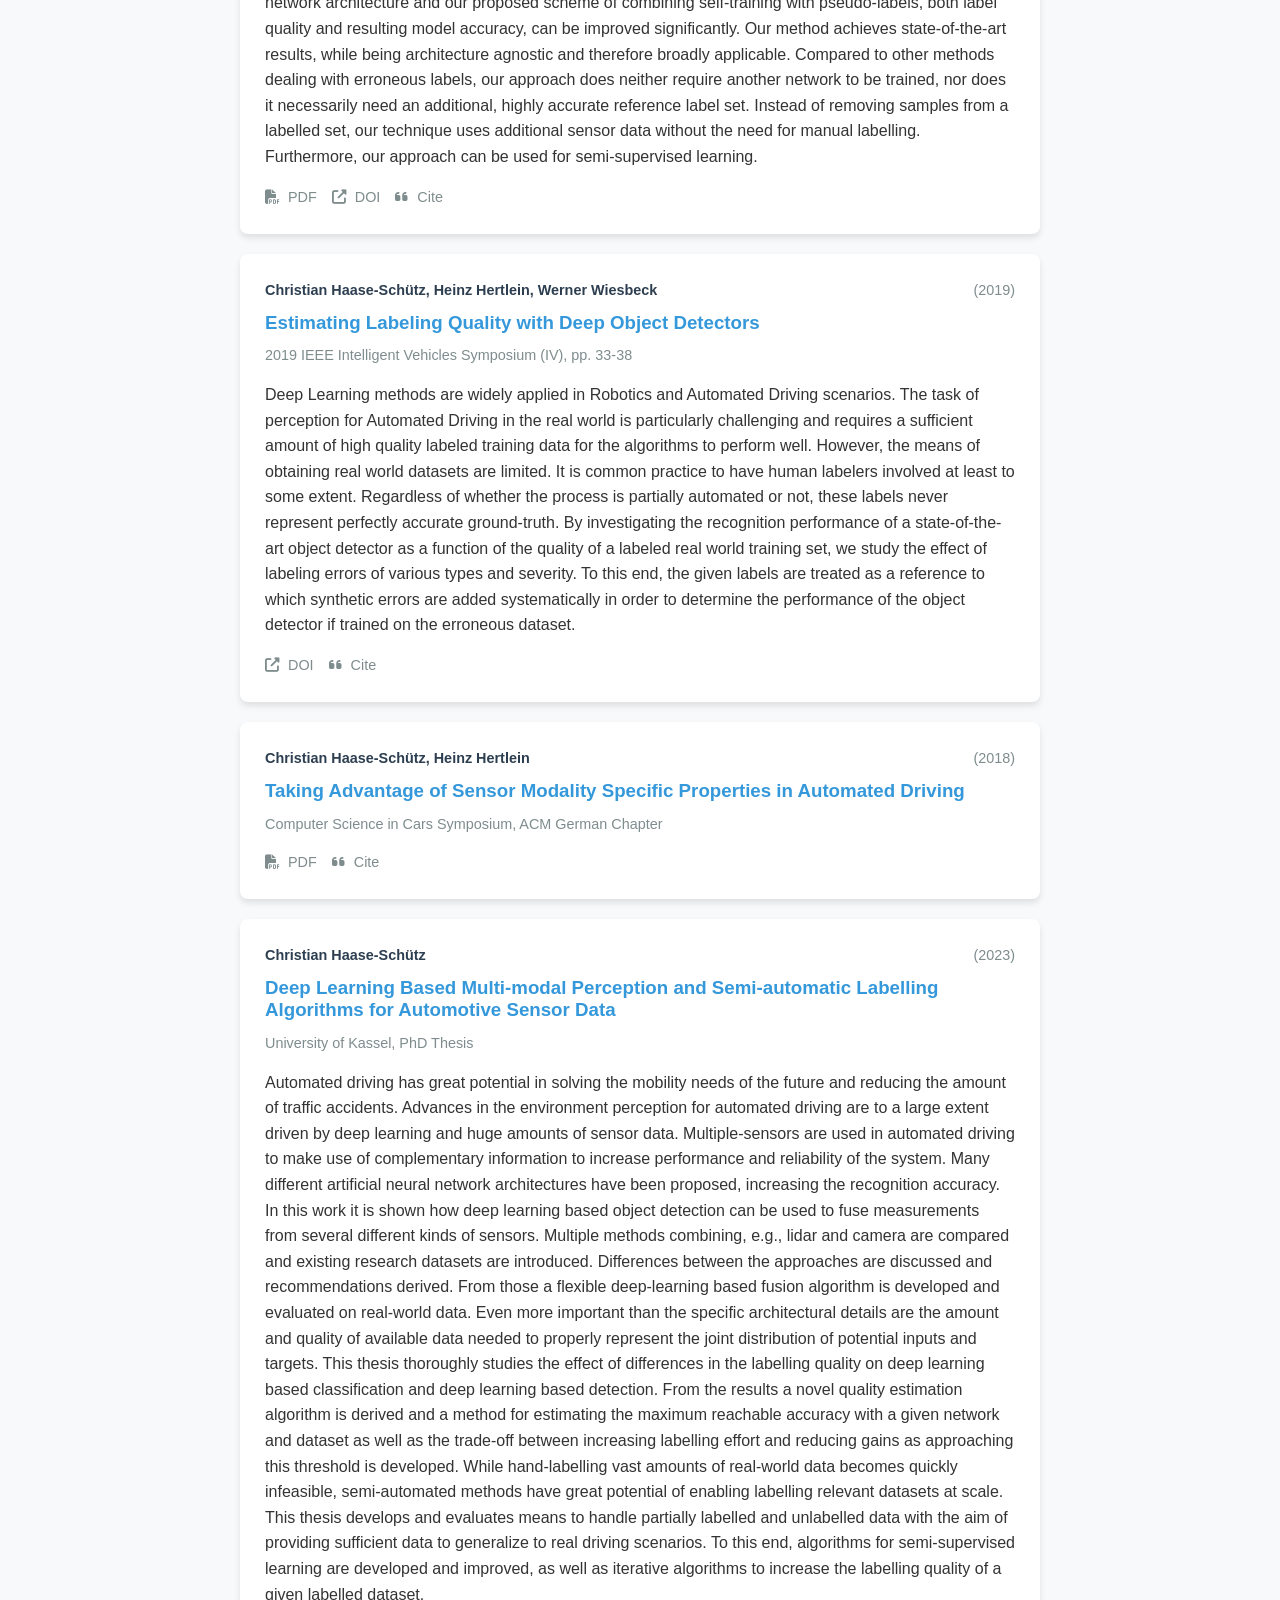
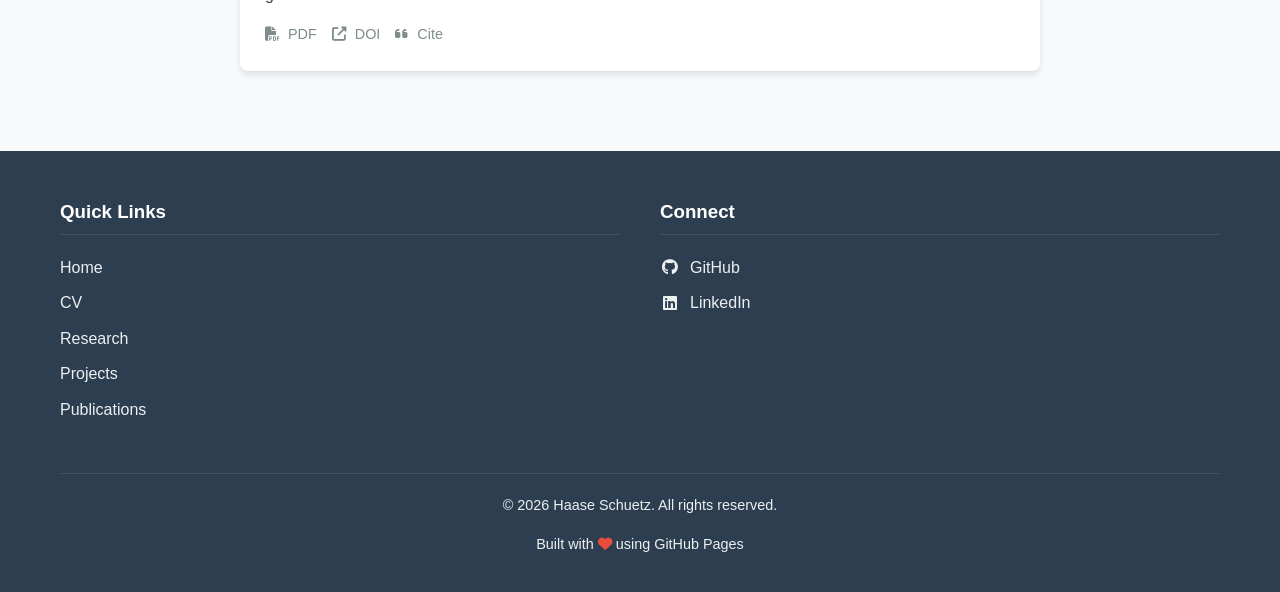
<file: publications.html>
<!DOCTYPE html>
<html lang="en">
<head>
    <meta charset="UTF-8">
    <meta name="viewport" content="width=device-width, initial-scale=1.0">
    <title>Publications | Christian Haase Schuetz</title>
    <link rel="stylesheet" href="css/style.css">
    <link rel="stylesheet" href="https://cdnjs.cloudflare.com/ajax/libs/font-awesome/6.4.0/css/all.min.css">
</head>
<body>
    <header class="header">
        <div class="container">
            <div class="profile">
                <div class="profile-image">
                    <i class="fas fa-user-tie"></i>
                </div>
                <div class="profile-info">
                    <h1 class="name">Christian Haase Schuetz</h1>
                    <p class="title">Research Professional</p>
                </div>
            </div>
            <nav class="main-nav">
                <ul>
                    <li><a href="index.html"><i class="fas fa-home"></i> Home</a></li>
                    <li><a href="index.html#cv"><i class="fas fa-file-alt"></i> CV</a></li>
                    <li><a href="index.html#research"><i class="fas fa-microscope"></i> Research</a></li>
                    <li><a href="index.html#projects"><i class="fas fa-project-diagram"></i> Projects</a></li>
                    <li><a href="publications.html" class="active"><i class="fas fa-book"></i> Publications</a></li>
                    <li><a href="index.html#contact"><i class="fas fa-envelope"></i> Contact</a></li>
                </ul>
            </nav>
        </div>
    </header>

    <main class="main-content">
        <section class="section">
            <div class="container">
                <div class="section-header">
                    <h2><i class="fas fa-book"></i> All Publications</h2>
                    <p class="section-description">Complete list of peer-reviewed publications and research outputs</p>
                    <p>See <a href="https://scholar.google.com/citations?view_op=list_works&hl=en&hl=en&user=QMWvQz0AAAAJ">Google Scholar</a> for a complete list including patent applications.</p>
                </div>

                <div class="publications-filter">
                    <button class="filter-btn active" data-filter="all">All</button>
                    <button class="filter-btn" data-filter="journal">Journal Articles</button>
                    <button class="filter-btn" data-filter="conference">Conference Papers</button>
                    <button class="filter-btn" data-filter="book">Book Chapters</button>
                    <button class="filter-btn" data-filter="other">Other Publications</button>
                </div>

                <div class="publications-list">
                    <!-- Add your publications here -->
                    <!--div class="publication-item" data-type="journal">
                        <div class="publication-citation">
                            <span class="publication-authors">[Authors]</span>
                            <span class="publication-year">([Year])</span>
                        </div>
                        <h3 class="publication-title">[Publication Title]</h3>
                        <p class="publication-journal">[Journal Name], [Volume]([Issue]), [Pages]</p>
                        <p class="publication-abstract">[Abstract or summary]</p>
                        <div class="publication-links">
                            <a href="#" class="publication-link"><i class="fas fa-file-pdf"></i> PDF</a>
                            <a href="#" class="publication-link"><i class="fas fa-external-link-alt"></i> DOI</a>
                            <a href="#" class="publication-link"><i class="fas fa-quote-left"></i> Cite</a>
                        </div>
                    </div>
                    <!-- Journal Articles -->
                    <div class="publication-item" data-type="journal">
                        <div class="publication-citation">
                            <span class="publication-authors">Di Feng, Christian Haase-Schütz, Lars Rosenbaum, Heinz Hertlein, Claudius Glaeser, Fabian Timm, Werner Wiesbeck, Klaus Dietmayer</span>
                            <span class="publication-year">(2020)</span>
                        </div>
                        <h3 class="publication-title">Deep Multi-modal Object Detection and Semantic Segmentation for Autonomous Driving: Datasets, Methods, and Challenges</h3>
                        <p class="publication-journal">IEEE Transactions on Intelligent Transportation Systems, 22(3), pp. 1341-1360</p>
                        <p class="publication-abstract">This review paper systematically summarizes methodologies and discusses challenges for deep multi-modal object detection and semantic segmentation in autonomous driving, providing an overview of on-board sensors, open datasets, and background information for object detection and semantic segmentation in autonomous driving research. We then summarize the fusion methodologies and discuss challenges and open questions.</p>
                        <div class="publication-links">
                            <a href="https://arxiv.org/pdf/1902.07830.pdf" class="publication-link" target="_blank"><i class="fas fa-file-pdf"></i> PDF</a>
                            <a href="https://doi.org/10.1109/TITS.2020.2972974" class="publication-link" target="_blank"><i class="fas fa-external-link-alt"></i> DOI</a>
                            <a href="#" class="publication-link"><i class="fas fa-quote-left"></i> Cite</a>
                        </div>
                    </div>
                    <div class="publication-item" data-type="journal">
                        <div class="publication-citation">
                            <span class="publication-authors">Patrick Krauss, Claus Metzner, Achim Schilling, Christian Schütz, Konstantin Tziridis, Ben Fabry, Holger Schulze</span>
                            <span class="publication-year">(2017)</span>
                        </div>
                        <h3 class="publication-title">Adaptive Stochastic Resonance for Unknown and Variable Input Signals</h3>
                        <p class="publication-journal">Scientific Reports, 7(1), 2450</p>
                        <p class="publication-abstract">All sensors have a threshold, defined by the smallest signal amplitude that can be detected. The detection of sub-threshold signals, however, is possible by using the principle of stochastic resonance, where noise is added to the input signal so that it randomly exceeds the sensor threshold. The choice of an optimal noise level that maximizes the mutual information between sensor input and output, however, requires knowledge of the input signal, which is not available in most practical applications. Here we demonstrate that the autocorrelation of the sensor output alone is sufficient to find this optimal noise level. Furthermore, we demonstrate numerically and analytically the equivalence of the traditional mutual information approach and our autocorrelation approach for a range of model systems. We furthermore show how the level of added noise can be continuously adapted even to highly variable, unknown input signals via a feedback loop. Finally, we present evidence that adaptive stochastic resonance based on the autocorrelation of the sensor output may be a fundamental principle in neuronal systems.</p>
                        <div class="publication-links">
                            <a href="https://www.nature.com/articles/s41598-017-02644-w" class="publication-link" target="_blank"><i class="fas fa-file-pdf"></i> PDF</a>
                            <a href="https://doi.org/10.1038/s41598-017-02644-w" class="publication-link" target="_blank"><i class="fas fa-external-link-alt"></i> DOI</a>
                            <a href="#" class="publication-link"><i class="fas fa-quote-left"></i> Cite</a>
                        </div>
                    </div>
                    <!-- Conferences -->
                    <div class="publication-item" data-type="conference">
                        <div class="publication-citation">
                            <span class="publication-authors">Christian Haase-Schütz, Rainer Stal, Heinz Hertlein, Bernhard Sick</span>
                            <span class="publication-year">(2021)</span>
                        </div>
                        <h3 class="publication-title">Iterative Label Improvement: Robust Training by Confidence Based Filtering and Dataset Partitioning</h3>
                        <p class="publication-journal">2020 25th International Conference on Pattern Recognition (ICPR), pp. 9483-9490</p>
                        <p class="publication-abstract">State-of-the-art, high capacity deep neural networks not only require large amounts of labelled training data, they are also highly susceptible to labelling errors in this data, typically resulting in large efforts and costs and therefore limiting the applicability of deep learning. To alleviate this issue, we propose a novel meta training and labelling scheme that is able to use inexpensive unlabelled data by taking advantage of the generalization power of deep neural networks. We show experimentally that by solely relying on one network architecture and our proposed scheme of combining self-training with pseudo-labels, both label quality and resulting model accuracy, can be improved significantly. Our method achieves state-of-the-art results, while being architecture agnostic and therefore broadly applicable. Compared to other methods dealing with erroneous labels, our approach does neither require another network to be trained, nor does it necessarily need an additional, highly accurate reference label set. Instead of removing samples from a labelled set, our technique uses additional sensor data without the need for manual labelling. Furthermore, our approach can be used for semi-supervised learning.</p>
                        <div class="publication-links">
                            <a href="https://arxiv.org/pdf/2002.02705" class="publication-link" target="_blank"><i class="fas fa-file-pdf"></i> PDF</a>
                            <a href="https://doi.org/10.1109/ICPR48806.2021.9411918" class="publication-link" target="_blank"><i class="fas fa-external-link-alt"></i> DOI</a>
                            <a href="#" class="publication-link"><i class="fas fa-quote-left"></i> Cite</a>
                        </div>
                    </div>
                    <div class="publication-item" data-type="conference">
                        <div class="publication-citation">
                            <span class="publication-authors">Christian Haase-Schütz, Heinz Hertlein, Werner Wiesbeck</span>
                            <span class="publication-year">(2019)</span>
                        </div>
                        <h3 class="publication-title">Estimating Labeling Quality with Deep Object Detectors</h3>
                        <p class="publication-journal">2019 IEEE Intelligent Vehicles Symposium (IV), pp. 33-38</p>
                        <p class="publication-abstract">Deep Learning methods are widely applied in Robotics and Automated Driving scenarios. The task of perception for Automated Driving in the real world is particularly challenging and requires a sufficient amount of high quality labeled training data for the algorithms to perform well. However, the means of obtaining real world datasets are limited. It is common practice to have human labelers involved at least to some extent. Regardless of whether the process is partially automated or not, these labels never represent perfectly accurate ground-truth. By investigating the recognition performance of a state-of-the-art object detector as a function of the quality of a labeled real world training set, we study the effect of labeling errors of various types and severity. To this end, the given labels are treated as a reference to which synthetic errors are added systematically in order to determine the performance of the object detector if trained on the erroneous dataset.</p>
                        <div class="publication-links">
                            <a href="https://doi.org/10.1109/IVS.2019.8814144" class="publication-link" target="_blank"><i class="fas fa-external-link-alt"></i> DOI</a>
                            <a href="#" class="publication-link"><i class="fas fa-quote-left"></i> Cite</a>
                        </div>
                    </div>
                    <div class="publication-item" data-type="conference">
                        <div class="publication-citation">
                            <span class="publication-authors">Christian Haase-Schütz, Heinz Hertlein</span>
                            <span class="publication-year">(2018)</span>
                        </div>
                        <h3 class="publication-title">Taking Advantage of Sensor Modality Specific Properties in Automated Driving</h3>
                        <p class="publication-journal">Computer Science in Cars Symposium, ACM German Chapter</p>
                        <div class="publication-links">
                            <a href="https://wp.mpi-inf.mpg.de/cscs/files/2018/09/04-Taking-advantage-of-sensor-modality-specific-properties-in-Automated-Driving.pdf" class="publication-link" target="_blank"><i class="fas fa-file-pdf"></i> PDF</a>
                            <a href="#" class="publication-link"><i class="fas fa-quote-left"></i> Cite</a>
                        </div>
                    </div>
                    <!-- Books/Thesis -->     
                    <div class="publication-item" data-type="thesis">
                        <div class="publication-citation">
                            <span class="publication-authors">Christian Haase-Schütz</span>
                            <span class="publication-year">(2023)</span>
                        </div>
                        <h3 class="publication-title">Deep Learning Based Multi-modal Perception and Semi-automatic Labelling Algorithms for Automotive Sensor Data</h3>
                        <p class="publication-journal">University of Kassel, PhD Thesis</p>
                        <p class="publication-abstract">Automated driving has great potential in solving the mobility needs of the future and reducing the amount of traffic accidents. Advances in the environment perception for automated driving are to a large extent driven by deep learning and huge amounts of sensor data. Multiple-sensors are used in automated driving to make use of complementary information to increase performance and reliability of the system.
                    
                    Many different artificial neural network architectures have been proposed, increasing the recognition accuracy. In this work it is shown how deep learning based object detection can be used to fuse measurements from several different kinds of sensors. Multiple methods combining, e.g., lidar and camera are compared and existing research datasets are introduced. Differences between the approaches are discussed and recommendations derived. From those a flexible deep-learning based fusion algorithm is developed and evaluated on real-world data.
                    
                    Even more important than the specific architectural details are the amount and quality of available data needed to properly represent the joint distribution of potential inputs and targets. This thesis thoroughly studies the effect of differences in the labelling quality on deep learning based classification and deep learning based detection. From the results a novel quality estimation algorithm is derived and a method for estimating the maximum reachable accuracy with a given network and dataset as well as the trade-off between increasing labelling effort and reducing gains as approaching this threshold is developed.
                    
                    While hand-labelling vast amounts of real-world data becomes quickly infeasible, semi-automated methods have great potential of enabling labelling relevant datasets at scale. This thesis develops and evaluates means to handle partially labelled and unlabelled data with the aim of providing sufficient data to generalize to real driving scenarios. To this end, algorithms for semi-supervised learning are developed and improved, as well as iterative algorithms to increase the labelling quality of a given labelled dataset.</p>
                        <div class="publication-links">
                            <a href="https://kobra.uni-kassel.de/bitstreams/0a39f00f-59f9-4f90-baaa-d3dcc93f5f29/download" class="publication-link" target="_blank"><i class="fas fa-file-pdf"></i> PDF</a>
                            <a href="https://doi.org/10.17170/kobra-202311299118" class="publication-link" target="_blank"><i class="fas fa-external-link-alt"></i> DOI</a>
                            <a href="#" class="publication-link"><i class="fas fa-quote-left"></i> Cite</a>
                        </div>
                    </div>
                </div>
            </div>
        </section>
    </main>

    <footer class="footer">
        <div class="container">
            <div class="footer-content">
                <div class="footer-section">
                    <h3>Quick Links</h3>
                    <ul>
                        <li><a href="index.html">Home</a></li>
                        <li><a href="index.html#cv">CV</a></li>
                        <li><a href="index.html#research">Research</a></li>
                        <li><a href="index.html#projects">Projects</a></li>
                        <li><a href="publications.html">Publications</a></li>
                    </ul>
                </div>
                <div class="footer-section">
                    <h3>Connect</h3>
                    <div class="social-links">
                        <a href="https://github.com/HaaseSchuetz" class="social-link">
                            <i class="fab fa-github"></i> GitHub
                        </a>
                        <a href="https://www.linkedin.com/in/christian-haase-schuetz/" class="social-link">
                            <i class="fab fa-linkedin"></i> LinkedIn
                        </a>
                    </div>
                </div>
            </div>
            <div class="footer-bottom">
                <p>&copy; 2026 Haase Schuetz. All rights reserved.</p>
                <p>Built with <i class="fas fa-heart"></i> using GitHub Pages</p>
            </div>
        </div>
    </footer>

    <script src="js/main.js"></script>
</body>
</html>
</file>
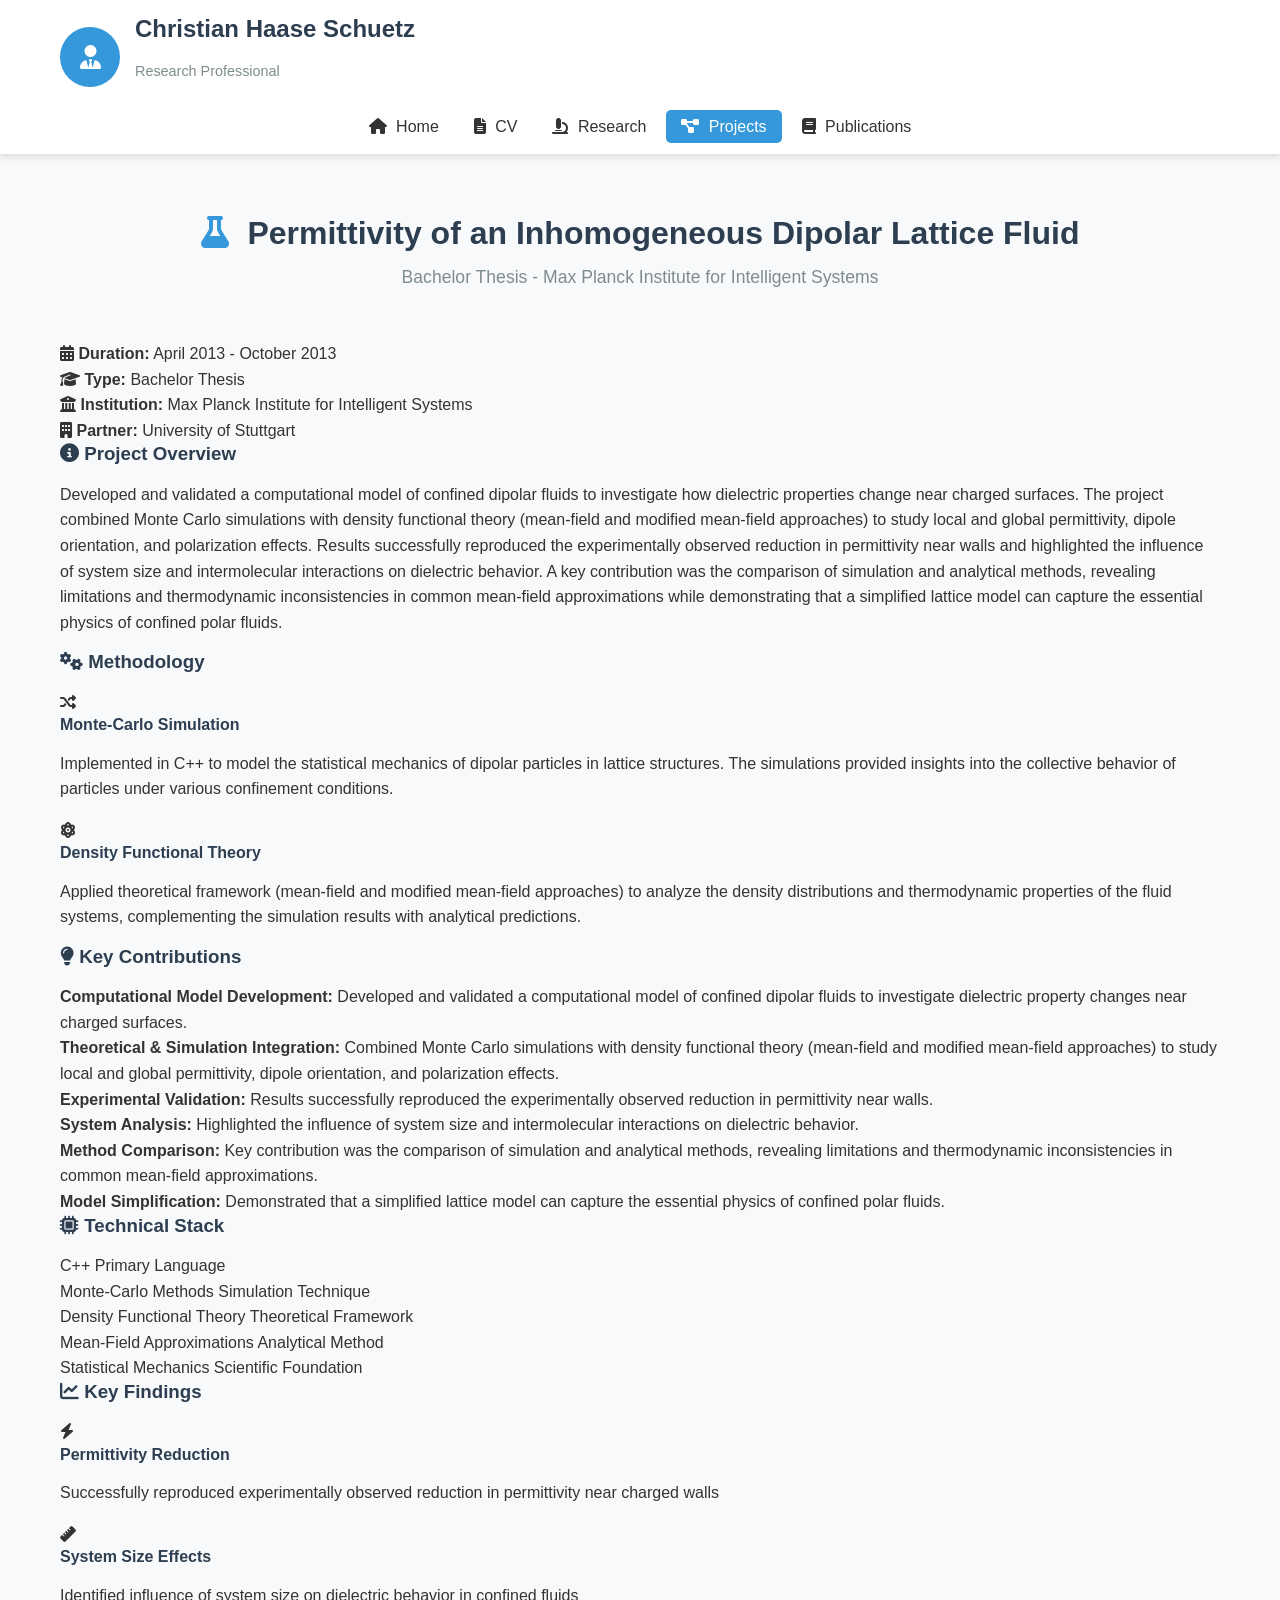
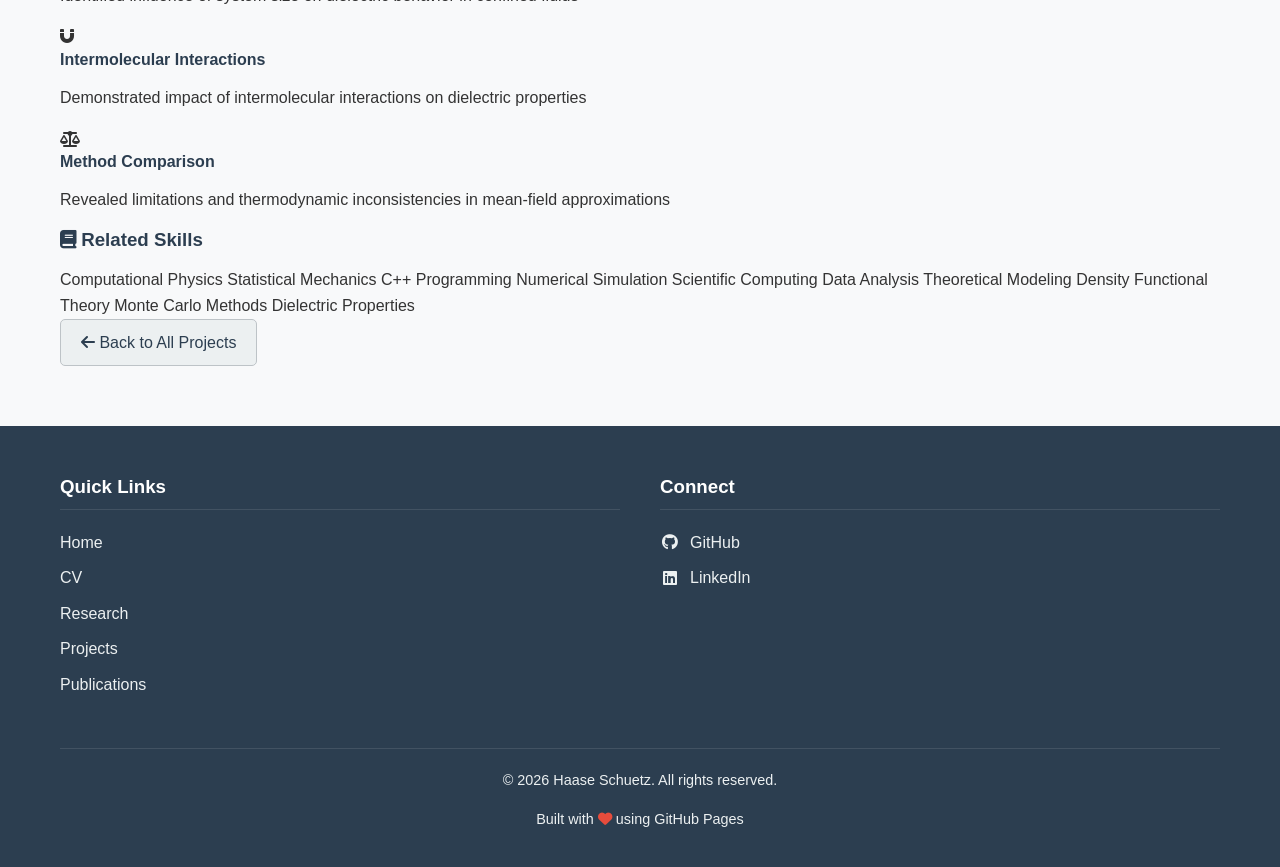
<file: projects/fluid-simulation.html>
<!DOCTYPE html>
<html lang="en">
<head>
    <meta charset="UTF-8">
    <meta name="viewport" content="width=device-width, initial-scale=1.0">
    <title>Fluid Simulation - Dipolar Lattice Fluid | Christian Haase Schuetz</title>
    <link rel="stylesheet" href="../css/style.css">
    <link rel="stylesheet" href="https://cdnjs.cloudflare.com/ajax/libs/font-awesome/6.4.0/css/all.min.css">
</head>
<body>
    <header class="header">
        <div class="container">
            <div class="profile">
                <div class="profile-image">
                    <i class="fas fa-user-tie"></i>
                </div>
                <div class="profile-info">
                    <h1 class="name">Christian Haase Schuetz</h1>
                    <p class="title">Research Professional</p>
                </div>
            </div>
            <nav class="main-nav">
                <ul>
                    <li><a href="../index.html"><i class="fas fa-home"></i> Home</a></li>
                    <li><a href="../index.html#cv"><i class="fas fa-file-alt"></i> CV</a></li>
                    <li><a href="../index.html#research"><i class="fas fa-microscope"></i> Research</a></li>
                    <li><a href="../index.html#projects" class="active"><i class="fas fa-project-diagram"></i> Projects</a></li>
                    <li><a href="../publications.html"><i class="fas fa-book"></i> Publications</a></li>
                </ul>
            </nav>
        </div>
    </header>

    <main class="main-content">
        <section class="section">
            <div class="container">
                <div class="section-header">
                    <h2><i class="fas fa-flask"></i> Permittivity of an Inhomogeneous Dipolar Lattice Fluid</h2>
                    <p class="section-description">Bachelor Thesis - Max Planck Institute for Intelligent Systems</p>
                </div>

                <div class="project-content">
                    <div class="project-meta">
                        <div class="meta-item">
                            <i class="fas fa-calendar-alt"></i>
                            <span><strong>Duration:</strong> April 2013 - October 2013</span>
                        </div>
                        <div class="meta-item">
                            <i class="fas fa-graduation-cap"></i>
                            <span><strong>Type:</strong> Bachelor Thesis</span>
                        </div>
                        <div class="meta-item">
                            <i class="fas fa-university"></i>
                            <span><strong>Institution:</strong> Max Planck Institute for Intelligent Systems</span>
                        </div>
                        <div class="meta-item">
                            <i class="fas fa-building"></i>
                            <span><strong>Partner:</strong> University of Stuttgart</span>
                        </div>
                    </div>

                    <div class="project-section">
                        <h3><i class="fas fa-info-circle"></i> Project Overview</h3>
                        <p>Developed and validated a computational model of confined dipolar fluids to investigate how dielectric properties change near charged surfaces. The project combined Monte Carlo simulations with density functional theory (mean-field and modified mean-field approaches) to study local and global permittivity, dipole orientation, and polarization effects. Results successfully reproduced the experimentally observed reduction in permittivity near walls and highlighted the influence of system size and intermolecular interactions on dielectric behavior. A key contribution was the comparison of simulation and analytical methods, revealing limitations and thermodynamic inconsistencies in common mean-field approximations while demonstrating that a simplified lattice model can capture the essential physics of confined polar fluids.</p>
                    </div>

                    <div class="project-section">
                        <h3><i class="fas fa-cogs"></i> Methodology</h3>
                        <div class="methodology-grid">
                            <div class="method-card">
                                <div class="method-icon">
                                    <i class="fas fa-random"></i>
                                </div>
                                <h4>Monte-Carlo Simulation</h4>
                                <p>Implemented in C++ to model the statistical mechanics of dipolar particles in lattice structures. The simulations provided insights into the collective behavior of particles under various confinement conditions.</p>
                            </div>
                            <div class="method-card">
                                <div class="method-icon">
                                    <i class="fas fa-atom"></i>
                                </div>
                                <h4>Density Functional Theory</h4>
                                <p>Applied theoretical framework (mean-field and modified mean-field approaches) to analyze the density distributions and thermodynamic properties of the fluid systems, complementing the simulation results with analytical predictions.</p>
                            </div>
                        </div>
                    </div>

                    <div class="project-section">
                        <h3><i class="fas fa-lightbulb"></i> Key Contributions</h3>
                        <ul class="contributions-list">
                            <li><strong>Computational Model Development:</strong> Developed and validated a computational model of confined dipolar fluids to investigate dielectric property changes near charged surfaces.</li>
                            <li><strong>Theoretical & Simulation Integration:</strong> Combined Monte Carlo simulations with density functional theory (mean-field and modified mean-field approaches) to study local and global permittivity, dipole orientation, and polarization effects.</li>
                            <li><strong>Experimental Validation:</strong> Results successfully reproduced the experimentally observed reduction in permittivity near walls.</li>
                            <li><strong>System Analysis:</strong> Highlighted the influence of system size and intermolecular interactions on dielectric behavior.</li>
                            <li><strong>Method Comparison:</strong> Key contribution was the comparison of simulation and analytical methods, revealing limitations and thermodynamic inconsistencies in common mean-field approximations.</li>
                            <li><strong>Model Simplification:</strong> Demonstrated that a simplified lattice model can capture the essential physics of confined polar fluids.</li>
                        </ul>
                    </div>

                    <div class="project-section">
                        <h3><i class="fas fa-microchip"></i> Technical Stack</h3>
                        <div class="tech-stack">
                            <div class="tech-item">
                                <span class="tech-name">C++</span>
                                <span class="tech-category">Primary Language</span>
                            </div>
                            <div class="tech-item">
                                <span class="tech-name">Monte-Carlo Methods</span>
                                <span class="tech-category">Simulation Technique</span>
                            </div>
                            <div class="tech-item">
                                <span class="tech-name">Density Functional Theory</span>
                                <span class="tech-category">Theoretical Framework</span>
                            </div>
                            <div class="tech-item">
                                <span class="tech-name">Mean-Field Approximations</span>
                                <span class="tech-category">Analytical Method</span>
                            </div>
                            <div class="tech-item">
                                <span class="tech-name">Statistical Mechanics</span>
                                <span class="tech-category">Scientific Foundation</span>
                            </div>
                        </div>
                    </div>

                    <div class="project-section">
                        <h3><i class="fas fa-chart-line"></i> Key Findings</h3>
                        <div class="findings-grid">
                            <div class="finding-card">
                                <div class="finding-icon">
                                    <i class="fas fa-bolt"></i>
                                </div>
                                <div class="finding-content">
                                    <h4>Permittivity Reduction</h4>
                                    <p>Successfully reproduced experimentally observed reduction in permittivity near charged walls</p>
                                </div>
                            </div>
                            <div class="finding-card">
                                <div class="finding-icon">
                                    <i class="fas fa-ruler"></i>
                                </div>
                                <div class="finding-content">
                                    <h4>System Size Effects</h4>
                                    <p>Identified influence of system size on dielectric behavior in confined fluids</p>
                                </div>
                            </div>
                            <div class="finding-card">
                                <div class="finding-icon">
                                    <i class="fas fa-magnet"></i>
                                </div>
                                <div class="finding-content">
                                    <h4>Intermolecular Interactions</h4>
                                    <p>Demonstrated impact of intermolecular interactions on dielectric properties</p>
                                </div>
                            </div>
                            <div class="finding-card">
                                <div class="finding-icon">
                                    <i class="fas fa-balance-scale"></i>
                                </div>
                                <div class="finding-content">
                                    <h4>Method Comparison</h4>
                                    <p>Revealed limitations and thermodynamic inconsistencies in mean-field approximations</p>
                                </div>
                            </div>
                        </div>
                    </div>

                    <div class="project-section">
                        <h3><i class="fas fa-book"></i> Related Skills</h3>
                        <div class="skills-tags">
                            <span class="skill-tag">Computational Physics</span>
                            <span class="skill-tag">Statistical Mechanics</span>
                            <span class="skill-tag">C++ Programming</span>
                            <span class="skill-tag">Numerical Simulation</span>
                            <span class="skill-tag">Scientific Computing</span>
                            <span class="skill-tag">Data Analysis</span>
                            <span class="skill-tag">Theoretical Modeling</span>
                            <span class="skill-tag">Density Functional Theory</span>
                            <span class="skill-tag">Monte Carlo Methods</span>
                            <span class="skill-tag">Dielectric Properties</span>
                        </div>
                    </div>

                    <div class="back-link">
                        <a href="index.html" class="btn btn-secondary">
                            <i class="fas fa-arrow-left"></i> Back to All Projects
                        </a>
                    </div>
                </div>
            </div>
        </section>
    </main>

    <footer class="footer">
        <div class="container">
            <div class="footer-content">
                <div class="footer-section">
                    <h3>Quick Links</h3>
                    <ul>
                        <li><a href="../index.html">Home</a></li>
                        <li><a href="../index.html#cv">CV</a></li>
                        <li><a href="../index.html#research">Research</a></li>
                        <li><a href="../index.html#projects">Projects</a></li>
                        <li><a href="../publications.html">Publications</a></li>
                    </ul>
                </div>
                <div class="footer-section">
                    <h3>Connect</h3>
                    <div class="social-links">
                        <a href="https://github.com/HaaseSchuetz" class="social-link">
                            <i class="fab fa-github"></i> GitHub
                        </a>
                        <a href="https://www.linkedin.com/in/christian-haase-schuetz/" class="social-link">
                            <i class="fab fa-linkedin"></i> LinkedIn
                        </a>
                    </div>
                </div>
            </div>
            <div class="footer-bottom">
                <p>&copy; 2026 Haase Schuetz. All rights reserved.</p>
                <p>Built with <i class="fas fa-heart"></i> using GitHub Pages</p>
            </div>
        </div>
    </footer>

    <script src="../js/main.js"></script>
</body>
</html>
</file>
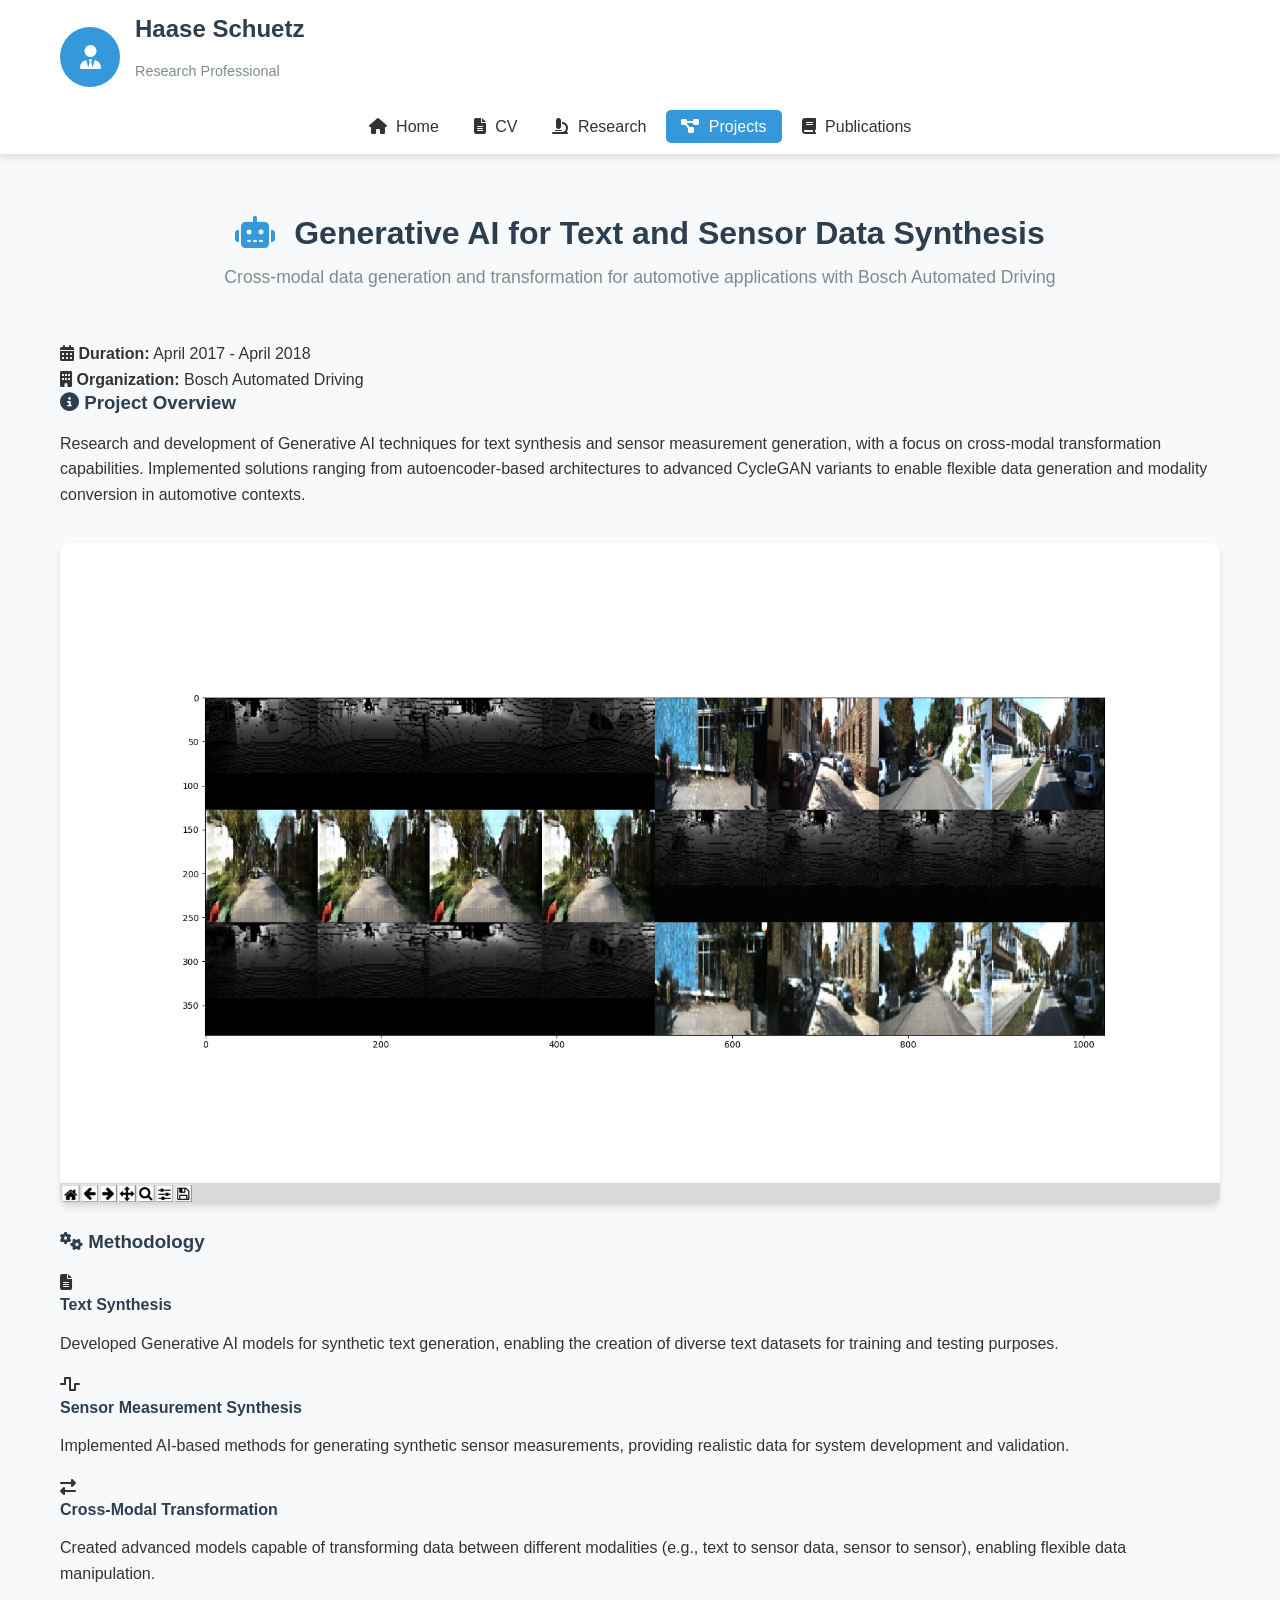
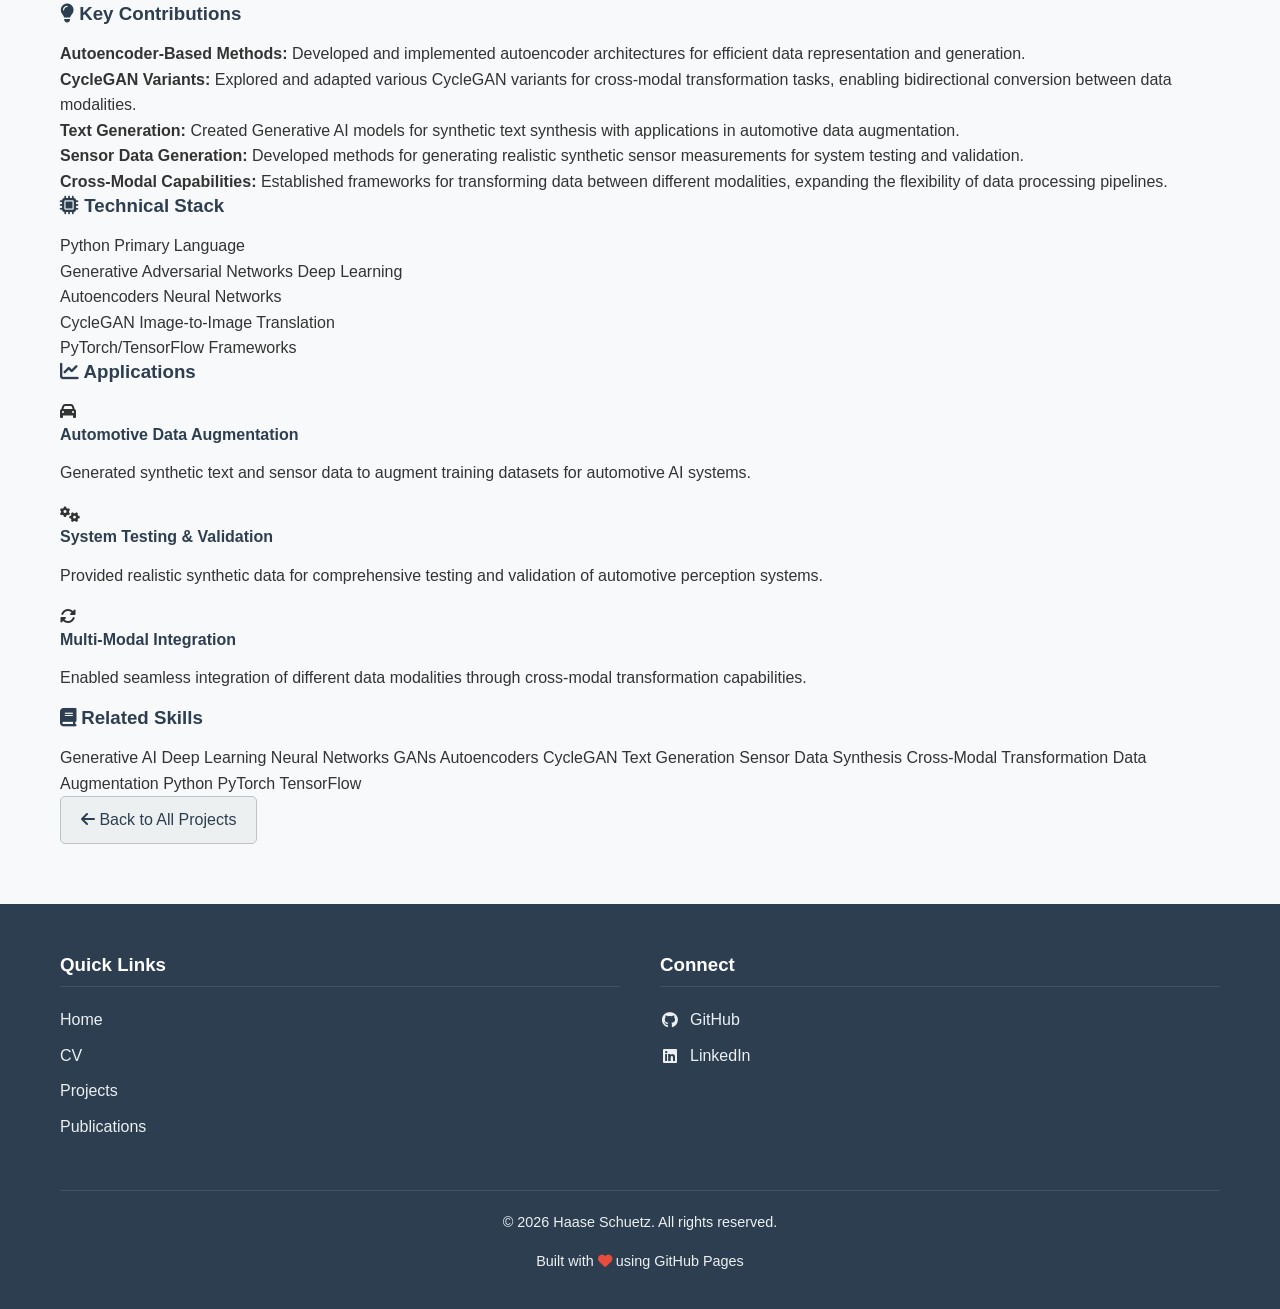
<file: projects/gen-ai.html>
<!DOCTYPE html>
<html lang="en">
<head>
    <meta charset="UTF-8">
    <meta name="viewport" content="width=device-width, initial-scale=1.0">
    <title>Generative AI Models | Christian Haase Schuetz</title>
    <link rel="stylesheet" href="../css/style.css">
    <link rel="stylesheet" href="https://cdnjs.cloudflare.com/ajax/libs/font-awesome/6.4.0/css/all.min.css">
</head>
<body>
    <header class="header">
        <div class="container">
            <div class="profile">
                <div class="profile-image">
                    <i class="fas fa-user-tie"></i>
                </div>
                <div class="profile-info">
                    <h1 class="name">Haase Schuetz</h1>
                    <p class="title">Research Professional</p>
                </div>
            </div>
            <nav class="main-nav">
                <ul>
                    <li><a href="../index.html"><i class="fas fa-home"></i> Home</a></li>
                    <li><a href="../index.html#cv"><i class="fas fa-file-alt"></i> CV</a></li>
                    <li><a href="../index.html#research"><i class="fas fa-microscope"></i> Research</a></li>
                    <li><a href="../index.html#projects" class="active"><i class="fas fa-project-diagram"></i> Projects</a></li>
                    <li><a href="../publications.html"><i class="fas fa-book"></i> Publications</a></li>
                </ul>
            </nav>
        </div>
    </header>

    <main class="main-content">
        <section class="section">
            <div class="container">
                <div class="section-header">
                    <h2><i class="fas fa-robot"></i> Generative AI for Text and Sensor Data Synthesis</h2>
                    <p class="section-description">Cross-modal data generation and transformation for automotive applications with Bosch Automated Driving</p>
                </div>

                <div class="project-content">
                    <div class="project-meta">
                        <div class="meta-item">
                            <i class="fas fa-calendar-alt"></i>
                            <span><strong>Duration:</strong> April 2017 - April 2018</span>
                        </div>
                        <div class="meta-item">
                            <i class="fas fa-building"></i>
                            <span><strong>Organization:</strong> Bosch Automated Driving</span>
                        </div>
                    </div>

                    <div class="project-section">
                        <h3><i class="fas fa-info-circle"></i> Project Overview</h3>
                        <p>Research and development of Generative AI techniques for text synthesis and sensor measurement generation, with a focus on cross-modal transformation capabilities. Implemented solutions ranging from autoencoder-based architectures to advanced CycleGAN variants to enable flexible data generation and modality conversion in automotive contexts.</p>
                        
                        <img src="../../images/projects/gen-ai.png" alt="Generative AI Results on Public Data (KITTI)" style="max-width: 100%; height: auto; margin: 20px 0; border-radius: 8px; box-shadow: 0 4px 6px rgba(0,0,0,0.1);">
                    </div>

                    <div class="project-section">
                        <h3><i class="fas fa-cogs"></i> Methodology</h3>
                        <div class="methodology-grid">
                            <div class="method-card">
                                <div class="method-icon">
                                    <i class="fas fa-file-alt"></i>
                                </div>
                                <h4>Text Synthesis</h4>
                                <p>Developed Generative AI models for synthetic text generation, enabling the creation of diverse text datasets for training and testing purposes.</p>
                            </div>
                            <div class="method-card">
                                <div class="method-icon">
                                    <i class="fas fa-wave-square"></i>
                                </div>
                                <h4>Sensor Measurement Synthesis</h4>
                                <p>Implemented AI-based methods for generating synthetic sensor measurements, providing realistic data for system development and validation.</p>
                            </div>
                            <div class="method-card">
                                <div class="method-icon">
                                    <i class="fas fa-exchange-alt"></i>
                                </div>
                                <h4>Cross-Modal Transformation</h4>
                                <p>Created advanced models capable of transforming data between different modalities (e.g., text to sensor data, sensor to sensor), enabling flexible data manipulation.</p>
                            </div>
                        </div>
                    </div>

                    <div class="project-section">
                        <h3><i class="fas fa-lightbulb"></i> Key Contributions</h3>
                        <ul class="contributions-list">
                            <li><strong>Autoencoder-Based Methods:</strong> Developed and implemented autoencoder architectures for efficient data representation and generation.</li>
                            <li><strong>CycleGAN Variants:</strong> Explored and adapted various CycleGAN variants for cross-modal transformation tasks, enabling bidirectional conversion between data modalities.</li>
                            <li><strong>Text Generation:</strong> Created Generative AI models for synthetic text synthesis with applications in automotive data augmentation.</li>
                            <li><strong>Sensor Data Generation:</strong> Developed methods for generating realistic synthetic sensor measurements for system testing and validation.</li>
                            <li><strong>Cross-Modal Capabilities:</strong> Established frameworks for transforming data between different modalities, expanding the flexibility of data processing pipelines.</li>
                        </ul>
                    </div>

                    <div class="project-section">
                        <h3><i class="fas fa-microchip"></i> Technical Stack</h3>
                        <div class="tech-stack">
                            <div class="tech-item">
                                <span class="tech-name">Python</span>
                                <span class="tech-category">Primary Language</span>
                            </div>
                            <div class="tech-item">
                                <span class="tech-name">Generative Adversarial Networks</span>
                                <span class="tech-category">Deep Learning</span>
                            </div>
                            <div class="tech-item">
                                <span class="tech-name">Autoencoders</span>
                                <span class="tech-category">Neural Networks</span>
                            </div>
                            <div class="tech-item">
                                <span class="tech-name">CycleGAN</span>
                                <span class="tech-category">Image-to-Image Translation</span>
                            </div>
                            <div class="tech-item">
                                <span class="tech-name">PyTorch/TensorFlow</span>
                                <span class="tech-category">Frameworks</span>
                            </div>
                        </div>
                    </div>

                    <div class="project-section">
                        <h3><i class="fas fa-chart-line"></i> Applications</h3>
                        <div class="applications-grid">
                            <div class="application-card">
                                <div class="application-icon">
                                    <i class="fas fa-car"></i>
                                </div>
                                <div class="application-content">
                                    <h4>Automotive Data Augmentation</h4>
                                    <p>Generated synthetic text and sensor data to augment training datasets for automotive AI systems.</p>
                                </div>
                            </div>
                            <div class="application-card">
                                <div class="application-icon">
                                    <i class="fas fa-cogs"></i>
                                </div>
                                <div class="application-content">
                                    <h4>System Testing & Validation</h4>
                                    <p>Provided realistic synthetic data for comprehensive testing and validation of automotive perception systems.</p>
                                </div>
                            </div>
                            <div class="application-card">
                                <div class="application-icon">
                                    <i class="fas fa-sync-alt"></i>
                                </div>
                                <div class="application-content">
                                    <h4>Multi-Modal Integration</h4>
                                    <p>Enabled seamless integration of different data modalities through cross-modal transformation capabilities.</p>
                                </div>
                            </div>
                        </div>
                    </div>

                    <div class="project-section">
                        <h3><i class="fas fa-book"></i> Related Skills</h3>
                        <div class="skills-tags">
                            <span class="skill-tag">Generative AI</span>
                            <span class="skill-tag">Deep Learning</span>
                            <span class="skill-tag">Neural Networks</span>
                            <span class="skill-tag">GANs</span>
                            <span class="skill-tag">Autoencoders</span>
                            <span class="skill-tag">CycleGAN</span>
                            <span class="skill-tag">Text Generation</span>
                            <span class="skill-tag">Sensor Data Synthesis</span>
                            <span class="skill-tag">Cross-Modal Transformation</span>
                            <span class="skill-tag">Data Augmentation</span>
                            <span class="skill-tag">Python</span>
                            <span class="skill-tag">PyTorch</span>
                            <span class="skill-tag">TensorFlow</span>
                        </div>
                    </div>

                    <div class="back-link">
                        <a href="index.html" class="btn btn-secondary">
                            <i class="fas fa-arrow-left"></i> Back to All Projects
                        </a>
                    </div>
                </div>
            </div>
        </section>
    </main>

    <footer class="footer">
        <div class="container">
            <div class="footer-content">
                <div class="footer-section">
                    <h3>Quick Links</h3>
                    <ul>
                        <li><a href="../index.html">Home</a></li>
                        <li><a href="../index.html#cv">CV</a></li>
                        <li><a href="../index.html#projects">Projects</a></li>
                        <li><a href="../publications.html">Publications</a></li>
                    </ul>
                </div>
                <div class="footer-section">
                    <h3>Connect</h3>
                    <div class="social-links">
                        <a href="https://github.com/HaaseSchuetz" class="social-link">
                            <i class="fab fa-github"></i> GitHub
                        </a>
                        <a href="https://www.linkedin.com/in/christian-haase-schuetz/" class="social-link">
                            <i class="fab fa-linkedin"></i> LinkedIn
                        </a>
                    </div>
                </div>
            </div>
            <div class="footer-bottom">
                <p>&copy; 2026 Haase Schuetz. All rights reserved.</p>
                <p>Built with <i class="fas fa-heart"></i> using GitHub Pages</p>
            </div>
        </div>
    </footer>

    <script src="../js/main.js"></script>
</body>
</html>
</file>
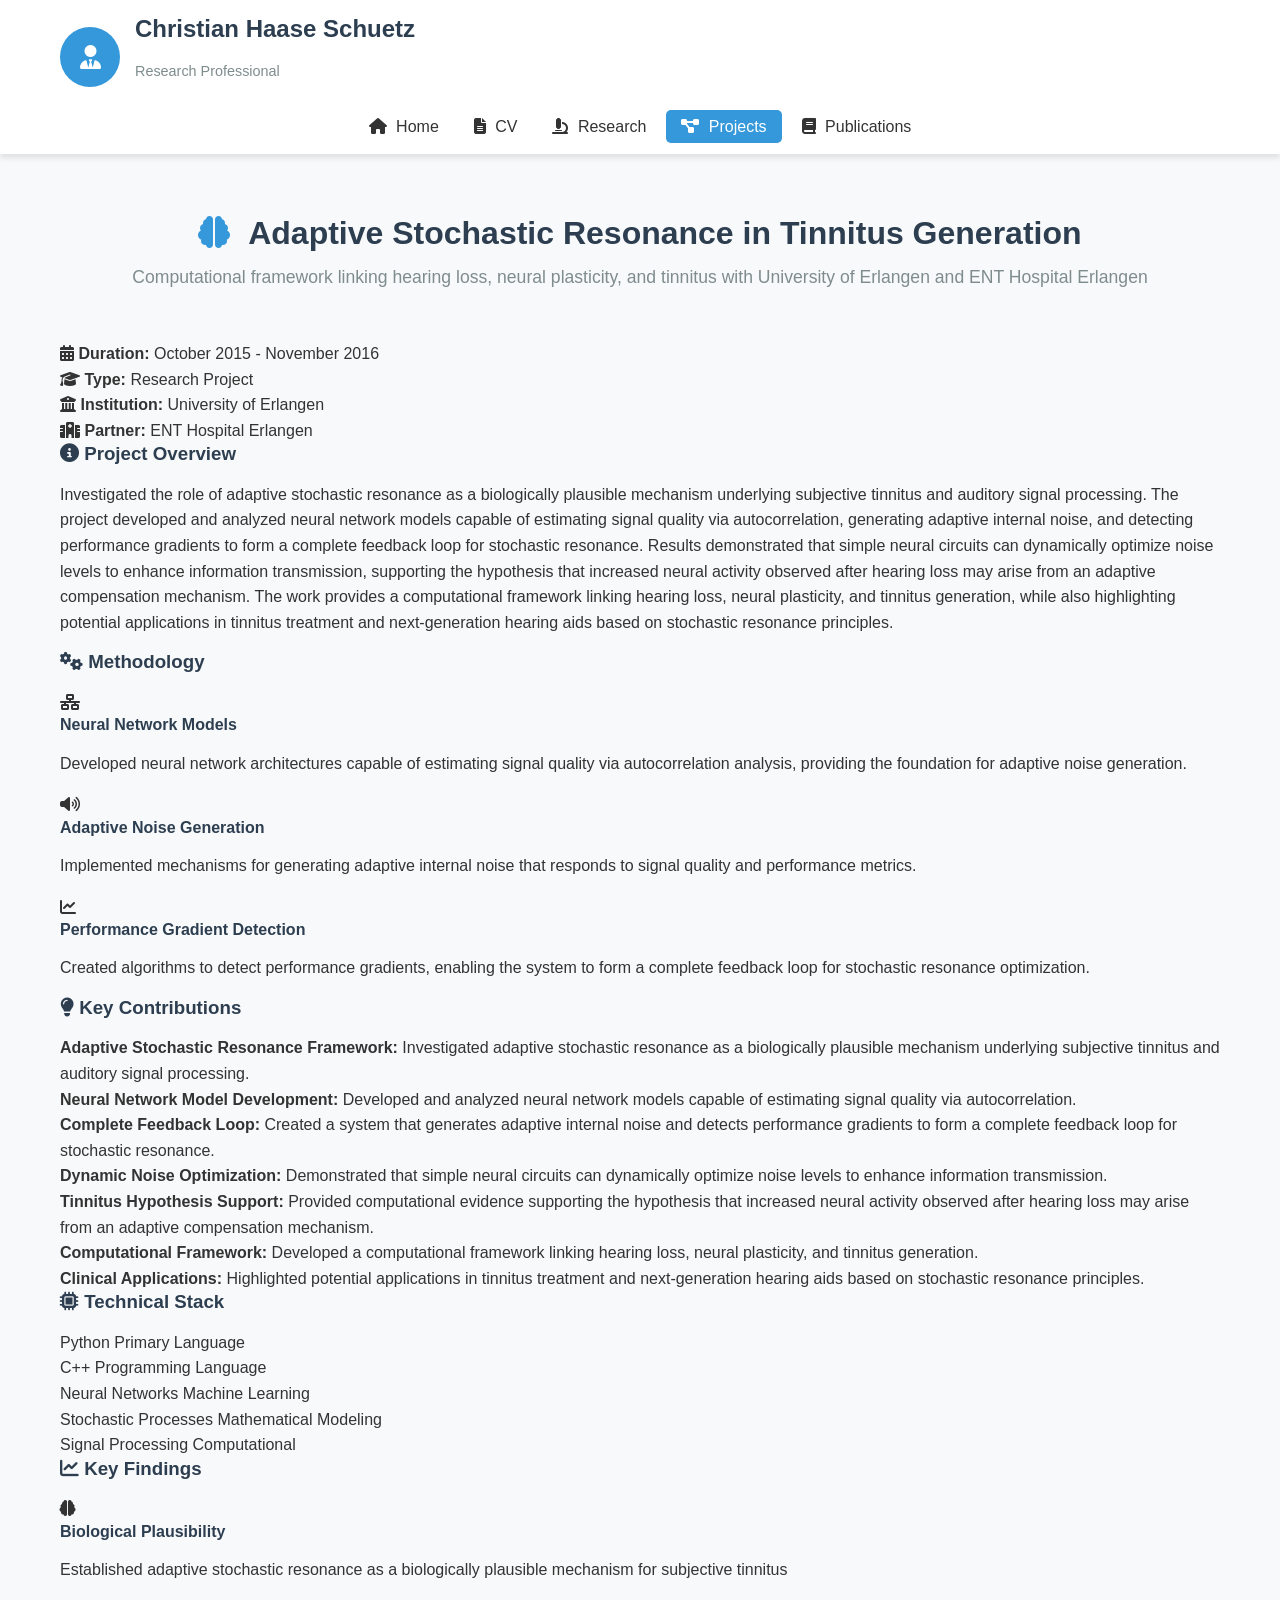
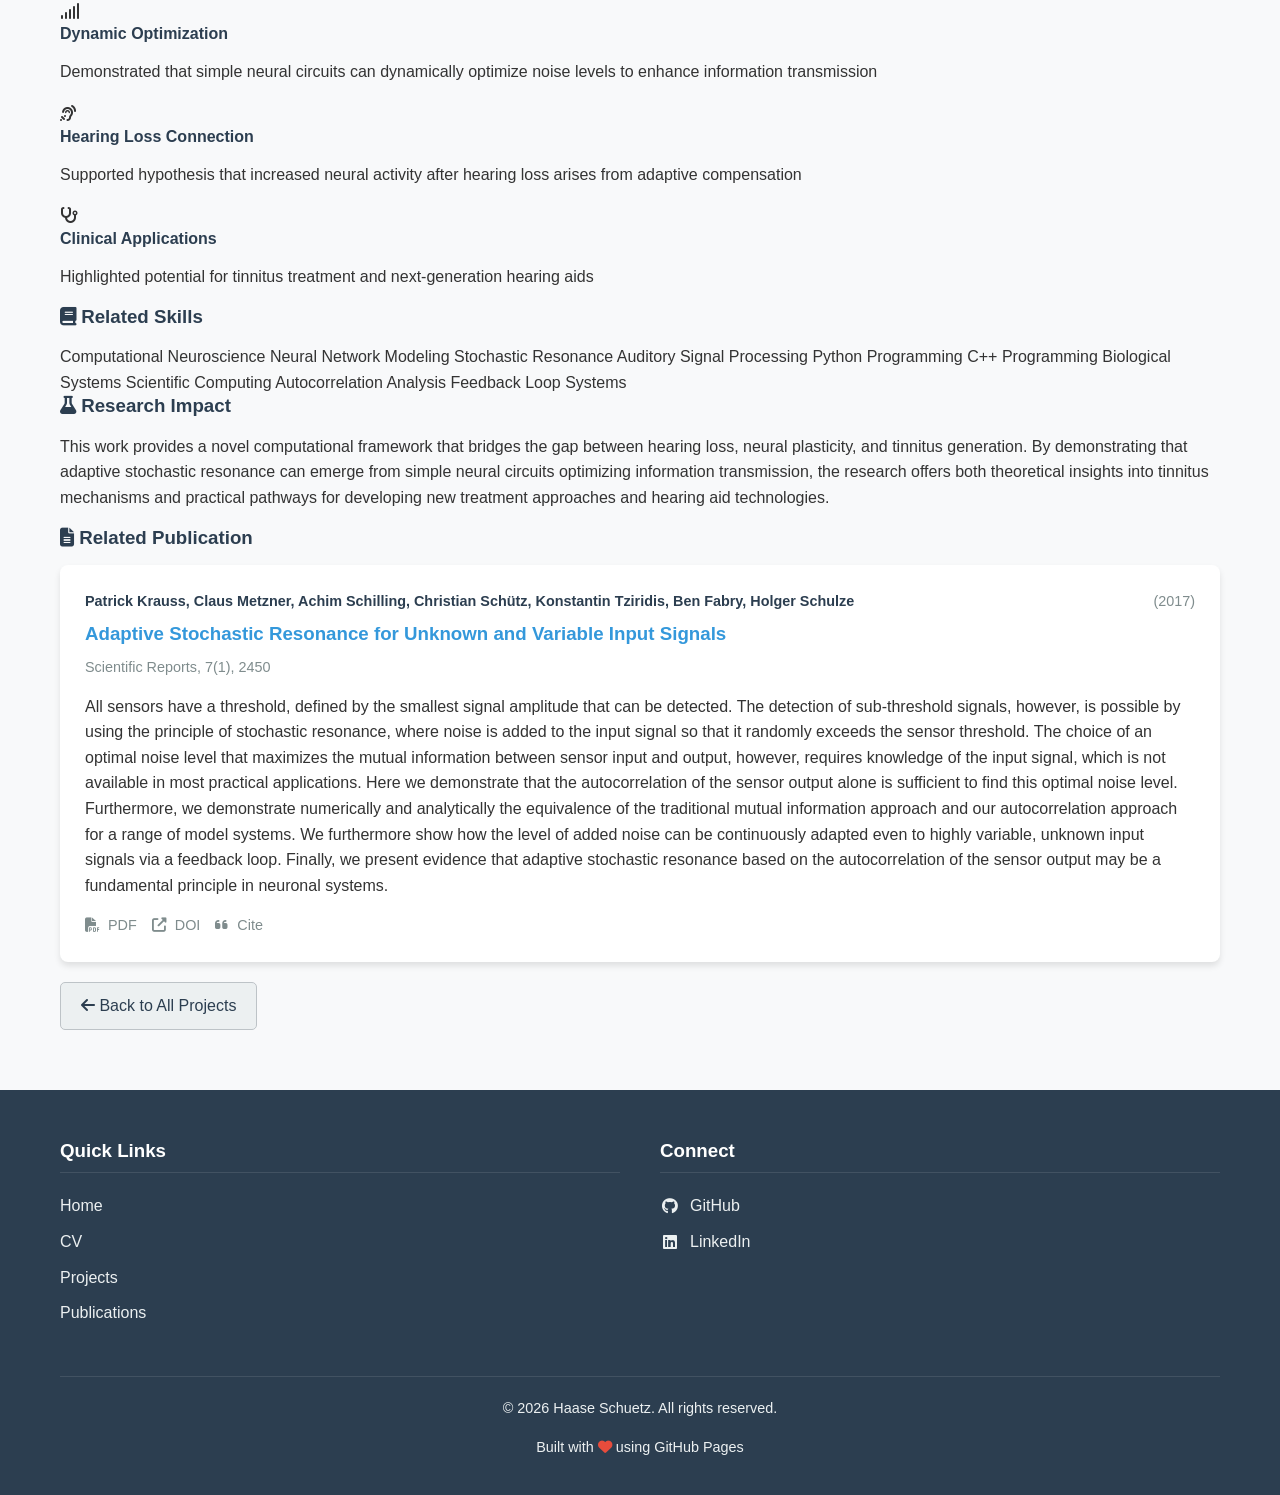
<file: projects/tinnitus-simulation.html>
<!DOCTYPE html>
<html lang="en">
<head>
    <meta charset="UTF-8">
    <meta name="viewport" content="width=device-width, initial-scale=1.0">
    <title>Tinnitus Model Simulation | Christian Haase Schuetz</title>
    <link rel="stylesheet" href="../css/style.css">
    <link rel="stylesheet" href="https://cdnjs.cloudflare.com/ajax/libs/font-awesome/6.4.0/css/all.min.css">
</head>
<body>
    <header class="header">
        <div class="container">
            <div class="profile">
                <div class="profile-image">
                    <i class="fas fa-user-tie"></i>
                </div>
                <div class="profile-info">
                    <h1 class="name">Christian Haase Schuetz</h1>
                    <p class="title">Research Professional</p>
                </div>
            </div>
            <nav class="main-nav">
                <ul>
                    <li><a href="../index.html"><i class="fas fa-home"></i> Home</a></li>
                    <li><a href="../index.html#cv"><i class="fas fa-file-alt"></i> CV</a></li>
                    <li><a href="../index.html#research"><i class="fas fa-microscope"></i> Research</a></li>
                    <li><a href="../index.html#projects" class="active"><i class="fas fa-project-diagram"></i> Projects</a></li>
                    <li><a href="../publications.html"><i class="fas fa-book"></i> Publications</a></li>
                </ul>
            </nav>
        </div>
    </header>

    <main class="main-content">
        <section class="section">
            <div class="container">
                <div class="section-header">
                    <h2><i class="fas fa-brain"></i> Adaptive Stochastic Resonance in Tinnitus Generation</h2>
                    <p class="section-description">Computational framework linking hearing loss, neural plasticity, and tinnitus with University of Erlangen and ENT Hospital Erlangen</p>
                </div>

                <div class="project-content">
                    <div class="project-meta">
                        <div class="meta-item">
                            <i class="fas fa-calendar-alt"></i>
                            <span><strong>Duration:</strong> October 2015 - November 2016</span>
                        </div>
                        <div class="meta-item">
                            <i class="fas fa-graduation-cap"></i>
                            <span><strong>Type:</strong> Research Project</span>
                        </div>
                        <div class="meta-item">
                            <i class="fas fa-university"></i>
                            <span><strong>Institution:</strong> University of Erlangen</span>
                        </div>
                        <div class="meta-item">
                            <i class="fas fa-hospital"></i>
                            <span><strong>Partner:</strong> ENT Hospital Erlangen</span>
                        </div>
                    </div>

                    <div class="project-section">
                        <h3><i class="fas fa-info-circle"></i> Project Overview</h3>
                        <p>Investigated the role of adaptive stochastic resonance as a biologically plausible mechanism underlying subjective tinnitus and auditory signal processing. The project developed and analyzed neural network models capable of estimating signal quality via autocorrelation, generating adaptive internal noise, and detecting performance gradients to form a complete feedback loop for stochastic resonance. Results demonstrated that simple neural circuits can dynamically optimize noise levels to enhance information transmission, supporting the hypothesis that increased neural activity observed after hearing loss may arise from an adaptive compensation mechanism. The work provides a computational framework linking hearing loss, neural plasticity, and tinnitus generation, while also highlighting potential applications in tinnitus treatment and next-generation hearing aids based on stochastic resonance principles.</p>
                    </div>

                    <div class="project-section">
                        <h3><i class="fas fa-cogs"></i> Methodology</h3>
                        <div class="methodology-grid">
                            <div class="method-card">
                                <div class="method-icon">
                                    <i class="fas fa-network-wired"></i>
                                </div>
                                <h4>Neural Network Models</h4>
                                <p>Developed neural network architectures capable of estimating signal quality via autocorrelation analysis, providing the foundation for adaptive noise generation.</p>
                            </div>
                            <div class="method-card">
                                <div class="method-icon">
                                    <i class="fas fa-volume-up"></i>
                                </div>
                                <h4>Adaptive Noise Generation</h4>
                                <p>Implemented mechanisms for generating adaptive internal noise that responds to signal quality and performance metrics.</p>
                            </div>
                            <div class="method-card">
                                <div class="method-icon">
                                    <i class="fas fa-chart-line"></i>
                                </div>
                                <h4>Performance Gradient Detection</h4>
                                <p>Created algorithms to detect performance gradients, enabling the system to form a complete feedback loop for stochastic resonance optimization.</p>
                            </div>
                        </div>
                    </div>

                    <div class="project-section">
                        <h3><i class="fas fa-lightbulb"></i> Key Contributions</h3>
                        <ul class="contributions-list">
                            <li><strong>Adaptive Stochastic Resonance Framework:</strong> Investigated adaptive stochastic resonance as a biologically plausible mechanism underlying subjective tinnitus and auditory signal processing.</li>
                            <li><strong>Neural Network Model Development:</strong> Developed and analyzed neural network models capable of estimating signal quality via autocorrelation.</li>
                            <li><strong>Complete Feedback Loop:</strong> Created a system that generates adaptive internal noise and detects performance gradients to form a complete feedback loop for stochastic resonance.</li>
                            <li><strong>Dynamic Noise Optimization:</strong> Demonstrated that simple neural circuits can dynamically optimize noise levels to enhance information transmission.</li>
                            <li><strong>Tinnitus Hypothesis Support:</strong> Provided computational evidence supporting the hypothesis that increased neural activity observed after hearing loss may arise from an adaptive compensation mechanism.</li>
                            <li><strong>Computational Framework:</strong> Developed a computational framework linking hearing loss, neural plasticity, and tinnitus generation.</li>
                            <li><strong>Clinical Applications:</strong> Highlighted potential applications in tinnitus treatment and next-generation hearing aids based on stochastic resonance principles.</li>
                        </ul>
                    </div>

                    <div class="project-section">
                        <h3><i class="fas fa-microchip"></i> Technical Stack</h3>
                        <div class="tech-stack">
                            <div class="tech-item">
                                <span class="tech-name">Python</span>
                                <span class="tech-category">Primary Language</span>
                            </div>
                            <div class="tech-item">
                                <span class="tech-name">C++</span>
                                <span class="tech-category">Programming Language</span>
                            </div>
                            <div class="tech-item">
                                <span class="tech-name">Neural Networks</span>
                                <span class="tech-category">Machine Learning</span>
                            </div>
                            <div class="tech-item">
                                <span class="tech-name">Stochastic Processes</span>
                                <span class="tech-category">Mathematical Modeling</span>
                            </div>
                            <div class="tech-item">
                                <span class="tech-name">Signal Processing</span>
                                <span class="tech-category">Computational</span>
                            </div>
                        </div>
                    </div>

                    <div class="project-section">
                        <h3><i class="fas fa-chart-line"></i> Key Findings</h3>
                        <div class="findings-grid">
                            <div class="finding-card">
                                <div class="finding-icon">
                                    <i class="fas fa-brain"></i>
                                </div>
                                <div class="finding-content">
                                    <h4>Biological Plausibility</h4>
                                    <p>Established adaptive stochastic resonance as a biologically plausible mechanism for subjective tinnitus</p>
                                </div>
                            </div>
                            <div class="finding-card">
                                <div class="finding-icon">
                                    <i class="fas fa-signal"></i>
                                </div>
                                <div class="finding-content">
                                    <h4>Dynamic Optimization</h4>
                                    <p>Demonstrated that simple neural circuits can dynamically optimize noise levels to enhance information transmission</p>
                                </div>
                            </div>
                            <div class="finding-card">
                                <div class="finding-icon">
                                    <i class="fas fa-ear-listen"></i>
                                </div>
                                <div class="finding-content">
                                    <h4>Hearing Loss Connection</h4>
                                    <p>Supported hypothesis that increased neural activity after hearing loss arises from adaptive compensation</p>
                                </div>
                            </div>
                            <div class="finding-card">
                                <div class="finding-icon">
                                    <i class="fas fa-stethoscope"></i>
                                </div>
                                <div class="finding-content">
                                    <h4>Clinical Applications</h4>
                                    <p>Highlighted potential for tinnitus treatment and next-generation hearing aids</p>
                                </div>
                            </div>
                        </div>
                    </div>

                    <div class="project-section">
                        <h3><i class="fas fa-book"></i> Related Skills</h3>
                        <div class="skills-tags">
                            <span class="skill-tag">Computational Neuroscience</span>
                            <span class="skill-tag">Neural Network Modeling</span>
                            <span class="skill-tag">Stochastic Resonance</span>
                            <span class="skill-tag">Auditory Signal Processing</span>
                            <span class="skill-tag">Python Programming</span>
                            <span class="skill-tag">C++ Programming</span>
                            <span class="skill-tag">Biological Systems</span>
                            <span class="skill-tag">Scientific Computing</span>
                            <span class="skill-tag">Autocorrelation Analysis</span>
                            <span class="skill-tag">Feedback Loop Systems</span>
                        </div>
                    </div>

                    <div class="project-section">
                        <h3><i class="fas fa-flask"></i> Research Impact</h3>
                        <p>This work provides a novel computational framework that bridges the gap between hearing loss, neural plasticity, and tinnitus generation. By demonstrating that adaptive stochastic resonance can emerge from simple neural circuits optimizing information transmission, the research offers both theoretical insights into tinnitus mechanisms and practical pathways for developing new treatment approaches and hearing aid technologies.</p>
                    </div>

                    <div class="project-section">
                        <h3><i class="fas fa-file-alt"></i> Related Publication</h3>
                        <div class="related-publications">
                            <div class="publication-item" data-type="journal">
                                <div class="publication-citation">
                                    <span class="publication-authors">Patrick Krauss, Claus Metzner, Achim Schilling, Christian Schütz, Konstantin Tziridis, Ben Fabry, Holger Schulze</span>
                                    <span class="publication-year">(2017)</span>
                                </div>
                                <h3 class="publication-title">Adaptive Stochastic Resonance for Unknown and Variable Input Signals</h3>
                                <p class="publication-journal">Scientific Reports, 7(1), 2450</p>
                                <p class="publication-abstract">All sensors have a threshold, defined by the smallest signal amplitude that can be detected. The detection of sub-threshold signals, however, is possible by using the principle of stochastic resonance, where noise is added to the input signal so that it randomly exceeds the sensor threshold. The choice of an optimal noise level that maximizes the mutual information between sensor input and output, however, requires knowledge of the input signal, which is not available in most practical applications. Here we demonstrate that the autocorrelation of the sensor output alone is sufficient to find this optimal noise level. Furthermore, we demonstrate numerically and analytically the equivalence of the traditional mutual information approach and our autocorrelation approach for a range of model systems. We furthermore show how the level of added noise can be continuously adapted even to highly variable, unknown input signals via a feedback loop. Finally, we present evidence that adaptive stochastic resonance based on the autocorrelation of the sensor output may be a fundamental principle in neuronal systems.</p>
                                <div class="publication-links">
                                    <a href="https://www.nature.com/articles/s41598-017-02644-w" class="publication-link" target="_blank"><i class="fas fa-file-pdf"></i> PDF</a>
                                    <a href="https://doi.org/10.1038/s41598-017-02644-w" class="publication-link" target="_blank"><i class="fas fa-external-link-alt"></i> DOI</a>
                                    <a href="#" class="publication-link"><i class="fas fa-quote-left"></i> Cite</a>
                                </div>
                            </div>
                        </div>
                    </div>

                    <div class="back-link">
                        <a href="index.html" class="btn btn-secondary">
                            <i class="fas fa-arrow-left"></i> Back to All Projects
                        </a>
                    </div>
                </div>
            </div>
        </section>
    </main>

    <footer class="footer">
        <div class="container">
            <div class="footer-content">
                <div class="footer-section">
                    <h3>Quick Links</h3>
                    <ul>
                        <li><a href="../index.html">Home</a></li>
                        <li><a href="../index.html#cv">CV</a></li>
                        <li><a href="../index.html#projects">Projects</a></li>
                        <li><a href="../publications.html">Publications</a></li>
                    </ul>
                </div>
                <div class="footer-section">
                    <h3>Connect</h3>
                    <div class="social-links">
                        <a href="https://github.com/HaaseSchuetz" class="social-link">
                            <i class="fab fa-github"></i> GitHub
                        </a>
                        <a href="https://www.linkedin.com/in/christian-haase-schuetz/" class="social-link">
                            <i class="fab fa-linkedin"></i> LinkedIn
                        </a>
                    </div>
                </div>
            </div>
            <div class="footer-bottom">
                <p>&copy; 2026 Haase Schuetz. All rights reserved.</p>
                <p>Built with <i class="fas fa-heart"></i> using GitHub Pages</p>
            </div>
        </div>
    </footer>

    <script src="../js/main.js"></script>
</body>
</html>
</file>
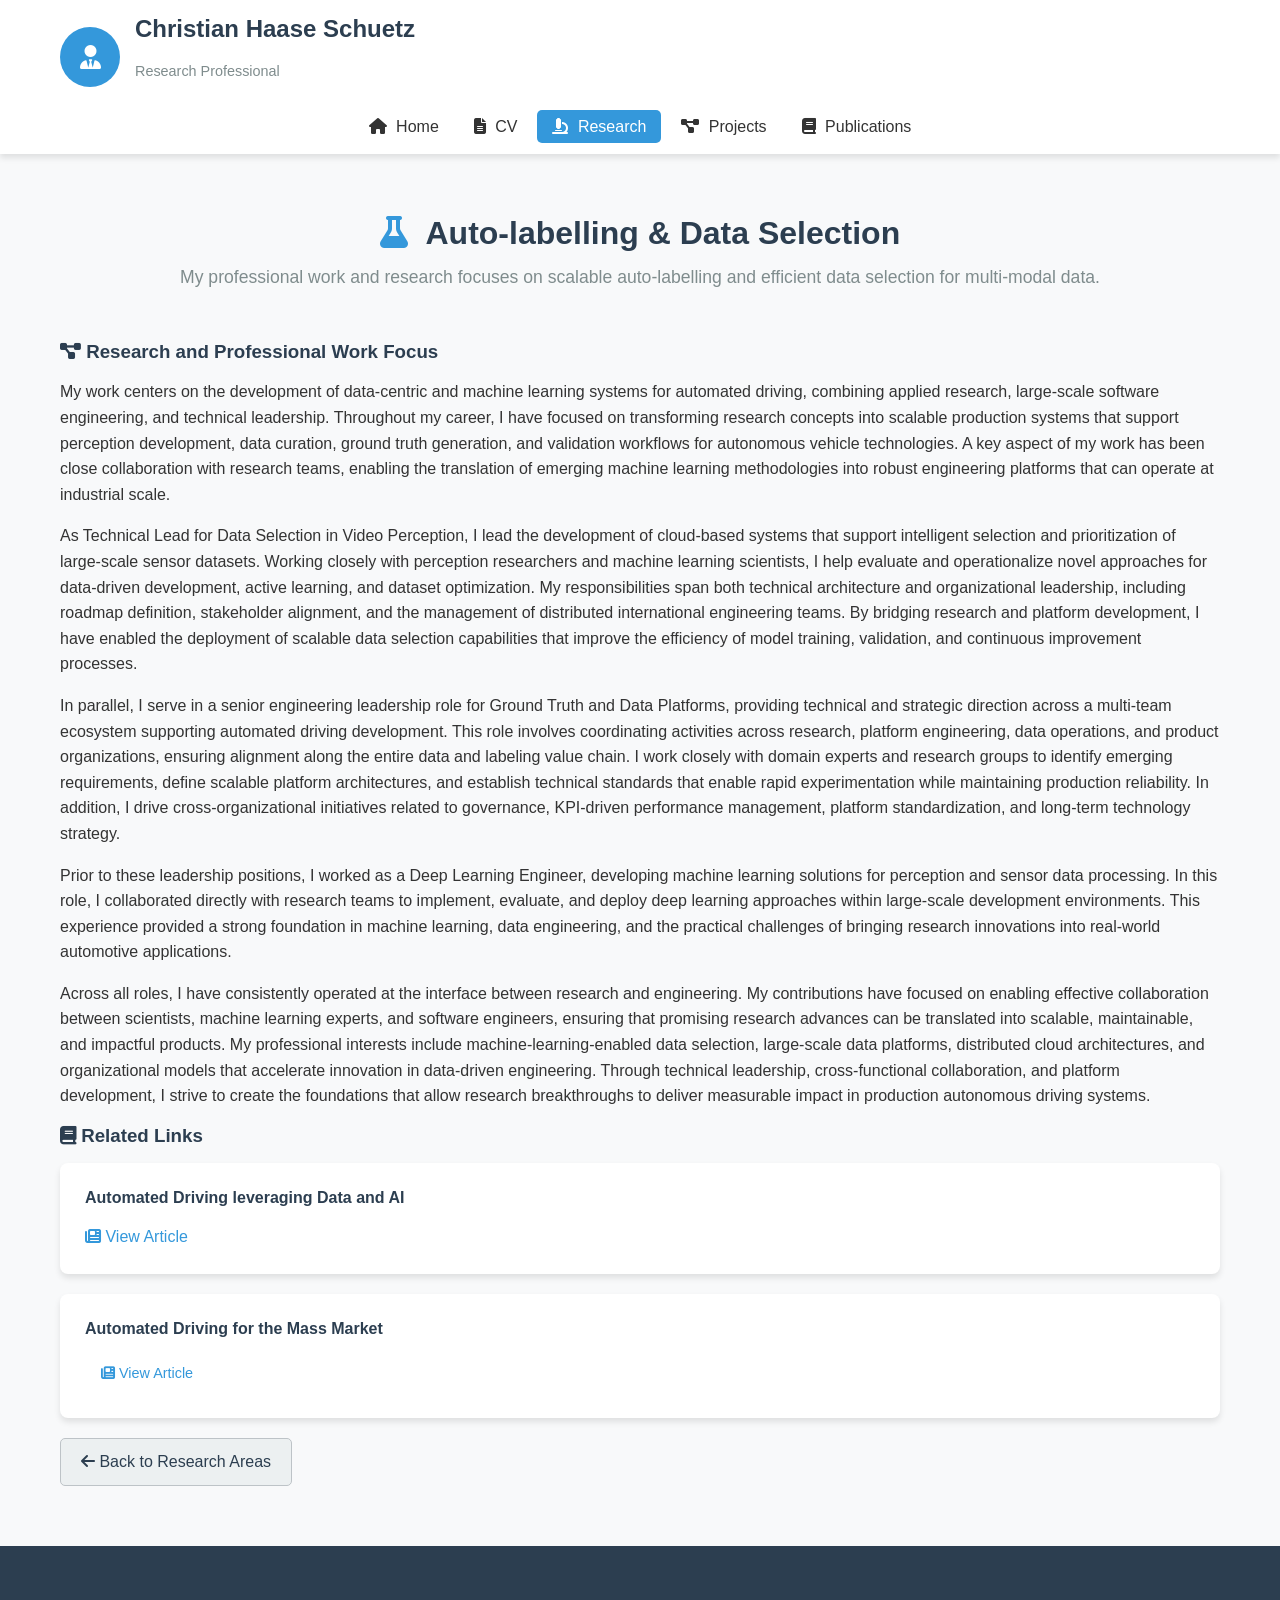
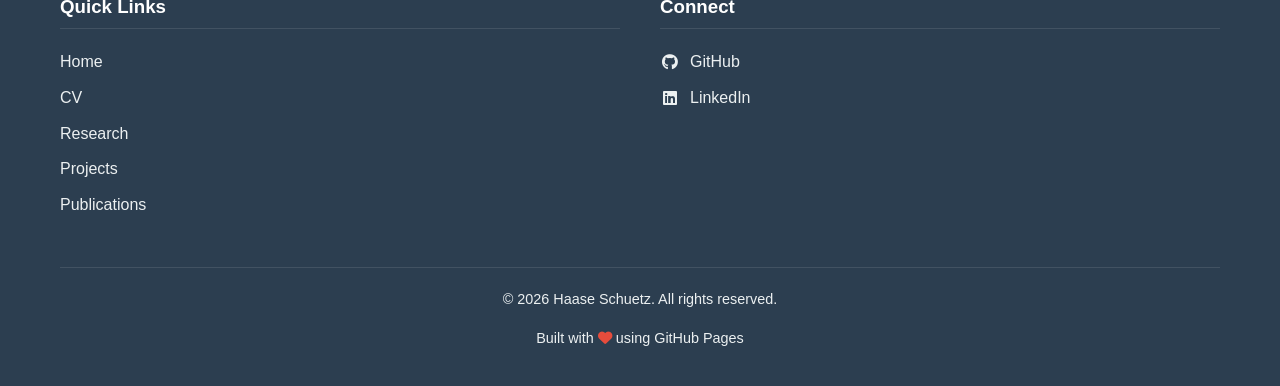
<file: research/auto-labelling.html>
<!DOCTYPE html>
<html lang="en">
<head>
    <meta charset="UTF-8">
    <meta name="viewport" content="width=device-width, initial-scale=1.0">
    <title>Multi-modal Sensor Fusion and Semi-automated Labelling Systems | Christian Haase Schuetz</title>
    <link rel="stylesheet" href="../css/style.css">
    <link rel="stylesheet" href="https://cdnjs.cloudflare.com/ajax/libs/font-awesome/6.4.0/css/all.min.css">
</head>
<body>
    <header class="header">
        <div class="container">
            <div class="profile">
                <div class="profile-image">
                    <i class="fas fa-user-tie"></i>
                </div>
                <div class="profile-info">
                    <h1 class="name">Christian Haase Schuetz</h1>
                    <p class="title">Research Professional</p>
                </div>
            </div>
            <nav class="main-nav">
                <ul>
                    <li><a href="../index.html"><i class="fas fa-home"></i> Home</a></li>
                    <li><a href="../index.html#cv"><i class="fas fa-file-alt"></i> CV</a></li>
                    <li><a href="../index.html#research" class="active"><i class="fas fa-microscope"></i> Research</a></li>
                    <li><a href="../index.html#projects"><i class="fas fa-project-diagram"></i> Projects</a></li>
                    <li><a href="../publications.html"><i class="fas fa-book"></i> Publications</a></li>
                </ul>
            </nav>
        </div>
    </header>

    <main class="main-content">
        <section class="section">
            <div class="container">
                <div class="section-header">
                    <h2><i class="fas fa-flask"></i> Auto-labelling & Data Selection</h2>
                    <p class="section-description">My professional work and research focuses on scalable auto-labelling and efficient data selection for multi-modal data. </p>
                </div>

                <div class="research-content">
                    <div class="research-overview">
                        <p></p>
                    </div>

                    <div class="research-section">
                        <h3><i class="fas fa-project-diagram"></i> Research and Professional Work Focus</h3>
                        <p>My work centers on the development of data-centric and machine learning systems for automated driving, combining applied research, large-scale software engineering, 
                          and technical leadership. Throughout my career, I have focused on transforming research concepts into scalable production systems that support perception development, 
                          data curation, ground truth generation, and validation workflows for autonomous vehicle technologies. A key aspect of my work has been close collaboration with research teams, 
                          enabling the translation of emerging machine learning methodologies into robust engineering platforms that can operate at industrial scale.
                        </p>

                        <p>
                        As Technical Lead for Data Selection in Video Perception, I lead the development of cloud-based systems that support intelligent selection and prioritization of 
                          large-scale sensor datasets. Working closely with perception researchers and machine learning scientists, I help evaluate and operationalize novel approaches for 
                          data-driven development, active learning, and dataset optimization. My responsibilities span both technical architecture and organizational leadership, 
                          including roadmap definition, stakeholder alignment, and the management of distributed international engineering teams. By bridging research and platform development, 
                          I have enabled the deployment of scalable data selection capabilities that improve the efficiency of model training, validation, and continuous improvement processes.
                        </p>
                        
                        <p>
                        In parallel, I serve in a senior engineering leadership role for Ground Truth and Data Platforms, providing technical and strategic direction across a multi-team ecosystem 
                          supporting automated driving development. This role involves coordinating activities across research, platform engineering, data operations, and product organizations, 
                          ensuring alignment along the entire data and labeling value chain. I work closely with domain experts and research groups to identify emerging requirements, define scalable 
                          platform architectures, and establish technical standards that enable rapid experimentation while maintaining production reliability. In addition, I drive cross-organizational 
                          initiatives related to governance, KPI-driven performance management, platform standardization, and long-term technology strategy.
                        </p>
                        
                        <p>
                        Prior to these leadership positions, I worked as a Deep Learning Engineer, developing machine learning solutions for perception and sensor data processing. 
                          In this role, I collaborated directly with research teams to implement, evaluate, and deploy deep learning approaches within large-scale development environments. 
                          This experience provided a strong foundation in machine learning, data engineering, and the practical challenges of bringing research innovations into real-world 
                          automotive applications.
                        </p>
                        
                        <p>
                        Across all roles, I have consistently operated at the interface between research and engineering. My contributions have focused on enabling effective collaboration between 
                          scientists, machine learning experts, and software engineers, ensuring that promising research advances can be translated into scalable, maintainable, and impactful products. 
                          My professional interests include machine-learning-enabled data selection, large-scale data platforms, distributed cloud architectures, and organizational models that 
                          accelerate innovation in data-driven engineering. Through technical leadership, cross-functional collaboration, and platform development, I strive to create the foundations 
                          that allow research breakthroughs to deliver measurable impact in production autonomous driving systems.
                        </p>
                            
                        <!--div class="focus-areas">
                            <div class="focus-area">
                                <div class="focus-icon">
                                    <i class="fas fa-satellite-dish"></i>
                                </div>
                                <h4>Multi-modal Sensor Fusion</h4>
                                <p>Development of deep learning architectures that combine data from multiple sensor modalities (LiDAR, camera, radar) to improve perception accuracy and robustness in autonomous driving systems.</p>
                            </div>
                            <div class="focus-area">
                                <div class="focus-icon">
                                    <i class="fas fa-tags"></i>
                                </div>
                                <h4>Semi-automated Labelling</h4>
                                <p>Implementation of machine learning-based approaches to reduce manual annotation effort while maintaining high-quality ground truth data for training autonomous driving systems.</p>
                            </div>
                            <div class="focus-area">
                                <div class="focus-icon">
                                    <i class="fas fa-cogs"></i>
                                </div>
                                <h4>Production-relevant Systems</h4>
                                <p>Bridging academic research with practical, scalable systems that can be deployed in real-world automotive applications.</p>
                            </div>
                        </div-->
                    </div>

                    <div class="research-section">
                        <h3><i class="fas fa-book"></i> Related Links</h3>
                        <div class="related-publications">
                            <div class="publication-item">
                                <div class="publication-header">
                                    <h4>Automated Driving leveraging Data and AI</h4>
                                </div>
                                <a href="https://www.bosch-mobility.com/en/mobility-topics/collaborative-development-with-bosch/automated-driving-alliance/" target="_blank">
                                    <i class="fa-solid fa-newspaper"></i> View Article
                                </a>
                            </div>
                            <div class="publication-item">
                                <div class="publication-header">
                                    <h4>Automated Driving for the Mass Market</h4>
                                </div>
                                <a href="https://cariad.technology/de/en/news/stories/level-2-driving-system-for-the-mass-market.html" class="btn btn-small" target="_blank">
                                    <i class="fa-solid fa-newspaper"></i> View Article
                                </a>
                            </div>
                        </div>
                    </div>

                </div>

                <div class="back-link">
                    <a href="index.html" class="btn btn-secondary">
                        <i class="fas fa-arrow-left"></i> Back to Research Areas
                    </a>
                </div>
            </div>
        </section>
    </main>

    <footer class="footer">
        <div class="container">
            <div class="footer-content">
                <div class="footer-section">
                    <h3>Quick Links</h3>
                    <ul>
                        <li><a href="../index.html">Home</a></li>
                        <li><a href="../index.html#cv">CV</a></li>
                        <li><a href="../index.html#research">Research</a></li>
                        <li><a href="../index.html#projects">Projects</a></li>
                        <li><a href="../publications.html">Publications</a></li>
                    </ul>
                </div>
                <div class="footer-section">
                    <h3>Connect</h3>
                    <div class="social-links">
                        <a href="https://github.com/HaaseSchuetz" class="social-link">
                            <i class="fab fa-github"></i> GitHub
                        </a>
                        <a href="https://www.linkedin.com/in/christian-haase-schuetz/" class="social-link">
                            <i class="fab fa-linkedin"></i> LinkedIn
                        </a>
                    </div>
                </div>
            </div>
            <div class="footer-bottom">
                <p>&copy; 2026 Haase Schuetz. All rights reserved.</p>
                <p>Built with <i class="fas fa-heart"></i> using GitHub Pages</p>
            </div>
        </div>
    </footer>

    <script src="../js/main.js"></script>
</body>
</html>
</file>
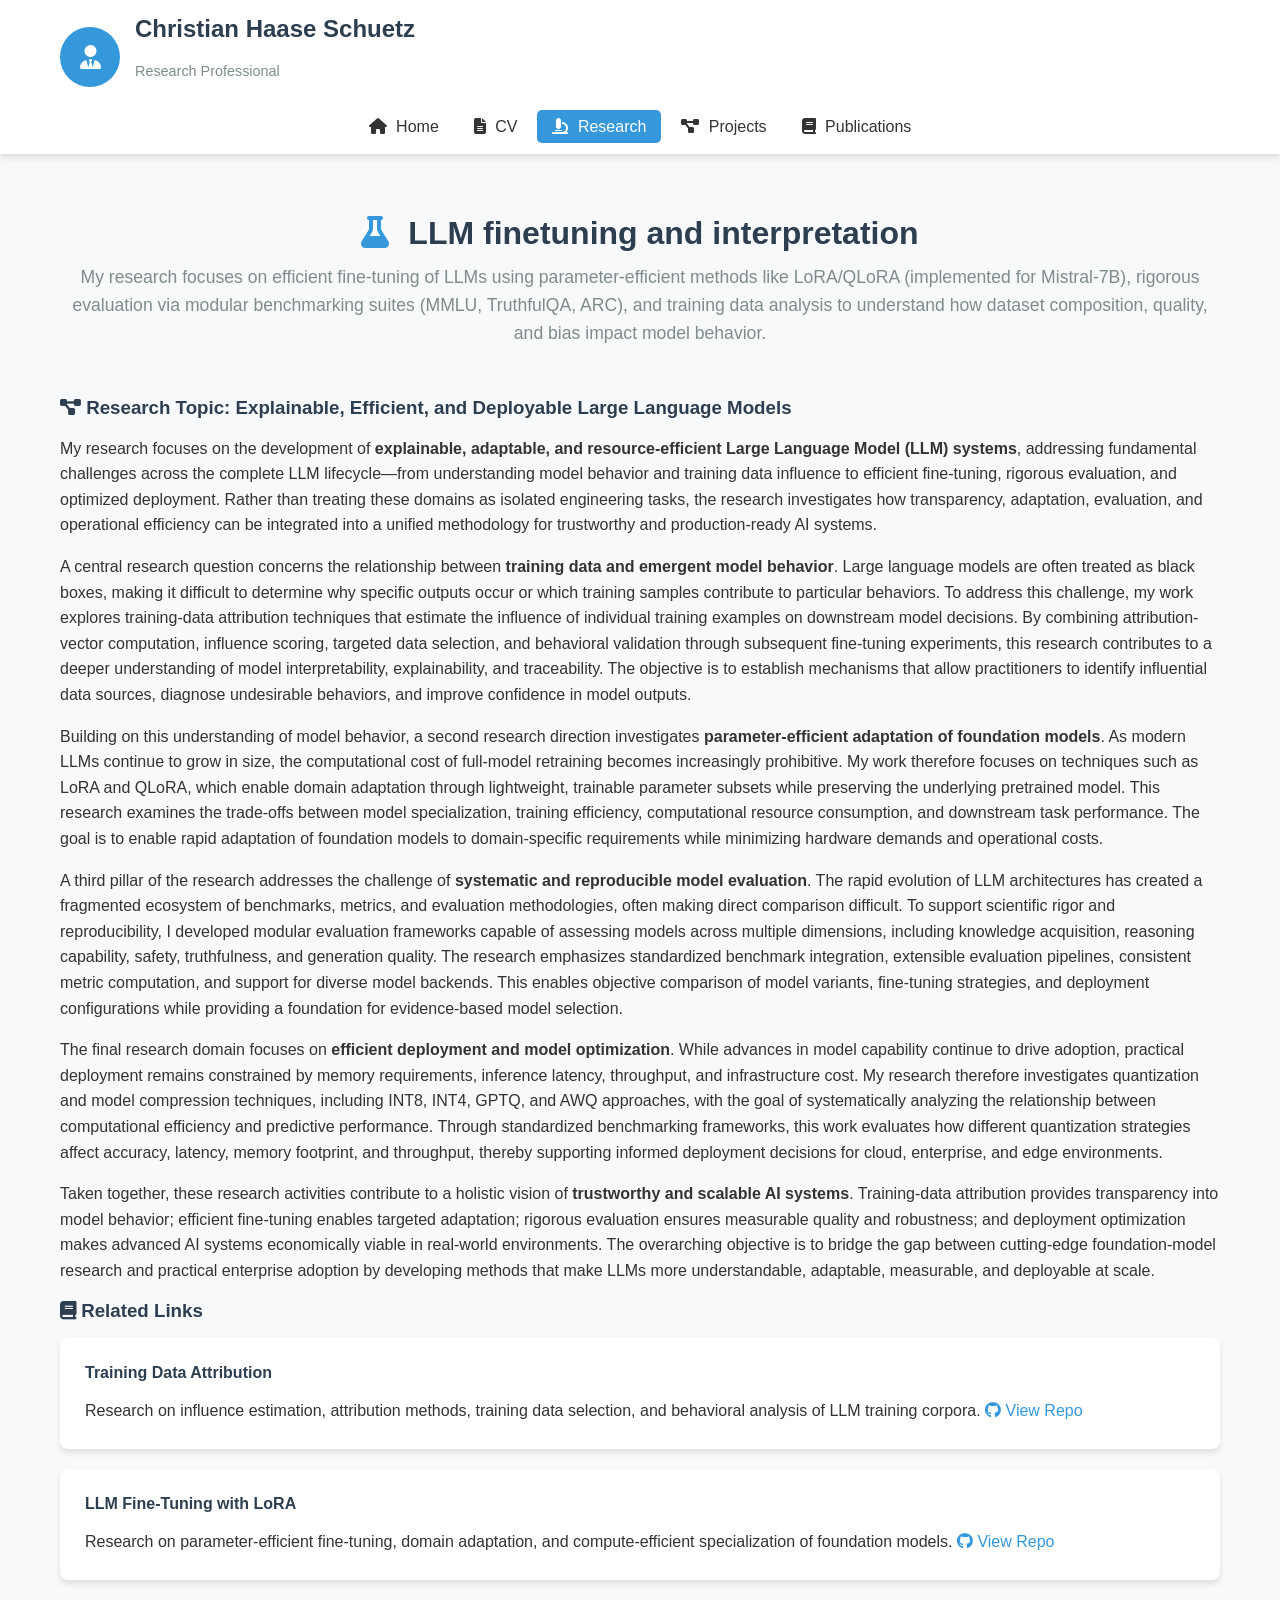
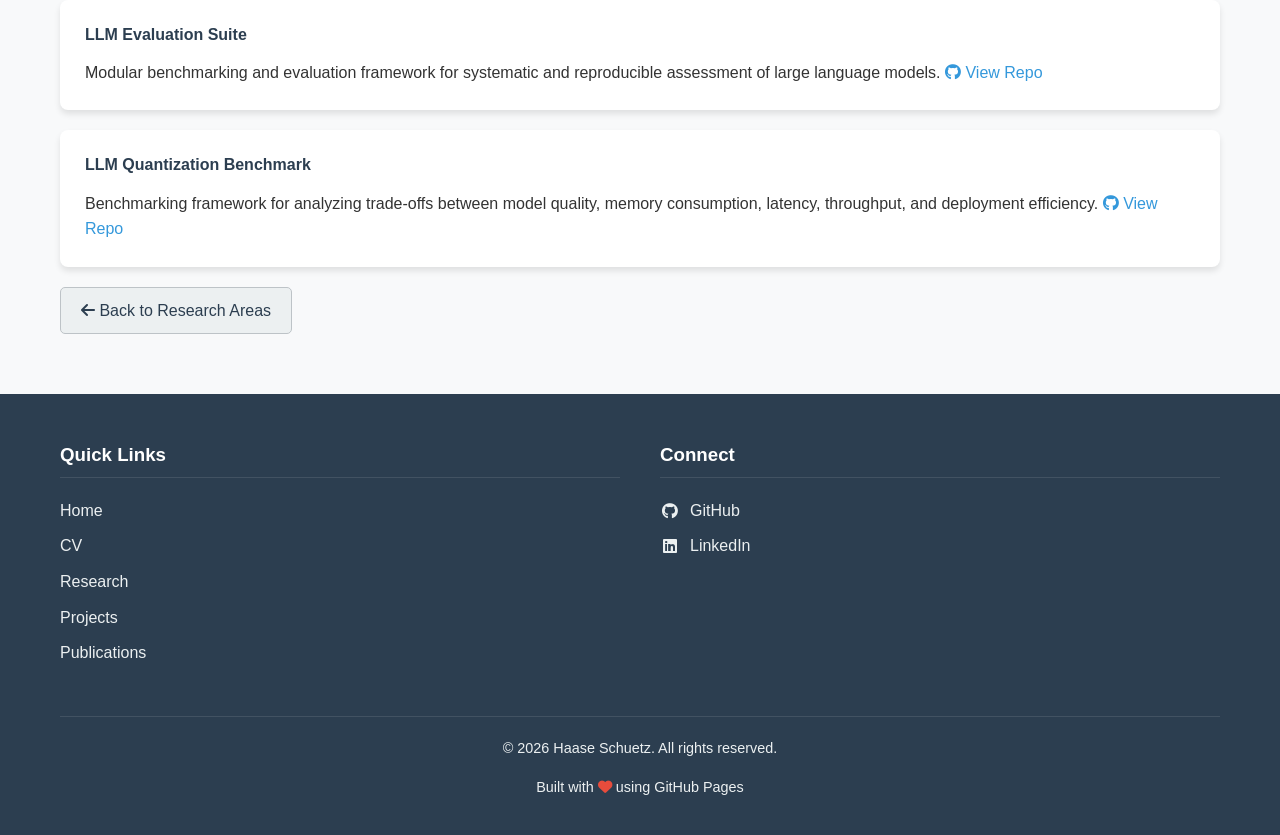
<file: research/llm-finetuning.html>
<!DOCTYPE html>
<html lang="en">
<head>
    <meta charset="UTF-8">
    <meta name="viewport" content="width=device-width, initial-scale=1.0">
    <title>Multi-modal Sensor Fusion and Semi-automated Labelling Systems | Christian Haase Schuetz</title>
    <link rel="stylesheet" href="../css/style.css">
    <link rel="stylesheet" href="https://cdnjs.cloudflare.com/ajax/libs/font-awesome/6.4.0/css/all.min.css">
</head>
<body>
    <header class="header">
        <div class="container">
            <div class="profile">
                <div class="profile-image">
                    <i class="fas fa-user-tie"></i>
                </div>
                <div class="profile-info">
                    <h1 class="name">Christian Haase Schuetz</h1>
                    <p class="title">Research Professional</p>
                </div>
            </div>
            <nav class="main-nav">
                <ul>
                    <li><a href="../index.html"><i class="fas fa-home"></i> Home</a></li>
                    <li><a href="../index.html#cv"><i class="fas fa-file-alt"></i> CV</a></li>
                    <li><a href="../index.html#research" class="active"><i class="fas fa-microscope"></i> Research</a></li>
                    <li><a href="../index.html#projects"><i class="fas fa-project-diagram"></i> Projects</a></li>
                    <li><a href="../publications.html"><i class="fas fa-book"></i> Publications</a></li>
                </ul>
            </nav>
        </div>
    </header>

    <main class="main-content">
        <section class="section">
            <div class="container">
                <div class="section-header">
                    <h2><i class="fas fa-flask"></i> LLM finetuning and interpretation</h2>
                    <p class="section-description">My research focuses on efficient fine-tuning of LLMs using parameter-efficient methods like LoRA/QLoRA (implemented for Mistral-7B), rigorous evaluation via modular benchmarking suites (MMLU, TruthfulQA, ARC), and training data analysis to understand how dataset composition, quality, and bias impact model behavior. </p>
                </div>

                <div class="research-content">
                    <div class="research-overview">
                        <p></p>
                    </div>

                    <div class="research-section">
                        <h3><i class="fas fa-project-diagram"></i> Research Topic: Explainable, Efficient, and Deployable Large Language Models</h3>
                        <p>
                        My research focuses on the development of <strong>explainable, adaptable, and resource-efficient Large Language Model (LLM) systems</strong>,
                        addressing fundamental challenges across the complete LLM lifecycle—from understanding model behavior and training data influence to efficient
                        fine-tuning, rigorous evaluation, and optimized deployment. Rather than treating these domains as isolated engineering tasks, the research investigates
                        how transparency, adaptation, evaluation, and operational efficiency can be integrated into a unified methodology for trustworthy and production-ready AI systems.
                        </p>
                        
                        <p>
                        A central research question concerns the relationship between <strong>training data and emergent model behavior</strong>. Large language models are often
                        treated as black boxes, making it difficult to determine why specific outputs occur or which training samples contribute to particular behaviors.
                        To address this challenge, my work explores training-data attribution techniques that estimate the influence of individual training examples on
                        downstream model decisions. By combining attribution-vector computation, influence scoring, targeted data selection, and behavioral validation through
                        subsequent fine-tuning experiments, this research contributes to a deeper understanding of model interpretability, explainability, and traceability.
                        The objective is to establish mechanisms that allow practitioners to identify influential data sources, diagnose undesirable behaviors, and improve
                        confidence in model outputs.
                        </p>
                        
                        <p>
                        Building on this understanding of model behavior, a second research direction investigates
                        <strong>parameter-efficient adaptation of foundation models</strong>. As modern LLMs continue to grow in size, the computational cost of full-model
                        retraining becomes increasingly prohibitive. My work therefore focuses on techniques such as LoRA and QLoRA, which enable domain adaptation through
                        lightweight, trainable parameter subsets while preserving the underlying pretrained model. This research examines the trade-offs between model
                        specialization, training efficiency, computational resource consumption, and downstream task performance. The goal is to enable rapid adaptation of
                        foundation models to domain-specific requirements while minimizing hardware demands and operational costs.
                        </p>
                        
                        <p>
                        A third pillar of the research addresses the challenge of <strong>systematic and reproducible model evaluation</strong>. The rapid evolution of LLM
                        architectures has created a fragmented ecosystem of benchmarks, metrics, and evaluation methodologies, often making direct comparison difficult.
                        To support scientific rigor and reproducibility, I developed modular evaluation frameworks capable of assessing models across multiple dimensions,
                        including knowledge acquisition, reasoning capability, safety, truthfulness, and generation quality. The research emphasizes standardized benchmark
                        integration, extensible evaluation pipelines, consistent metric computation, and support for diverse model backends. This enables objective comparison
                        of model variants, fine-tuning strategies, and deployment configurations while providing a foundation for evidence-based model selection.
                        </p>
                        
                        <p>
                        The final research domain focuses on <strong>efficient deployment and model optimization</strong>. While advances in model capability continue to drive
                        adoption, practical deployment remains constrained by memory requirements, inference latency, throughput, and infrastructure cost. My research therefore
                        investigates quantization and model compression techniques, including INT8, INT4, GPTQ, and AWQ approaches, with the goal of systematically analyzing
                        the relationship between computational efficiency and predictive performance. Through standardized benchmarking frameworks, this work evaluates how
                        different quantization strategies affect accuracy, latency, memory footprint, and throughput, thereby supporting informed deployment decisions for cloud,
                        enterprise, and edge environments.
                        </p>
                        
                        <p>
                        Taken together, these research activities contribute to a holistic vision of <strong>trustworthy and scalable AI systems</strong>. Training-data attribution
                        provides transparency into model behavior; efficient fine-tuning enables targeted adaptation; rigorous evaluation ensures measurable quality and robustness;
                        and deployment optimization makes advanced AI systems economically viable in real-world environments. The overarching objective is to bridge the gap between
                        cutting-edge foundation-model research and practical enterprise adoption by developing methods that make LLMs more understandable, adaptable, measurable,
                        and deployable at scale.
                        </p>
                    </div>

                    <div class="research-section">
                        <h3><i class="fas fa-book"></i> Related Links</h3>
                        <div class="related-publications">
                            <div class="publication-item">
                                <div class="publication-header">
                                    <h4>Training Data Attribution</h4>
                                </div>
                                Research on influence estimation, attribution methods, training data selection, and behavioral analysis of LLM training corpora.
                                <a href="https://github.com/HaaseSchuetz/training-data-attribution" target="_blank">
                                    <i class="fab fa-github"></i> View Repo
                                </a>
                            </div>
                            <div class="publication-item">
                                <div class="publication-header">
                                    <h4>LLM Fine-Tuning with LoRA</h4>
                                </div>
                              Research on parameter-efficient fine-tuning, domain adaptation, and compute-efficient specialization of foundation models.
                                <a href="https://github.com/HaaseSchuetz/llm-finetuning-lora" target="_blank">
                                    <i class="fab fa-github"></i> View Repo
                                </a>
                            </div>
                            <div class="publication-item">
                                  <div class="publication-header">
                                      <h4>LLM Evaluation Suite</h4>
                                  </div>
                                  Modular benchmarking and evaluation framework for systematic and reproducible assessment of large language models.
                                  <a href="https://github.com/HaaseSchuetz/llm-evaluation-suite" target="_blank">
                                      <i class="fab fa-github"></i> View Repo
                                  </a>
                              </div>
                              <div class="publication-item">
                                  <div class="publication-header">
                                      <h4>LLM Quantization Benchmark</h4>
                                  </div>
                                Benchmarking framework for analyzing trade-offs between model quality, memory consumption, latency, throughput, and deployment efficiency.
                                  <a href="https://github.com/HaaseSchuetz/llm-quantization-benchmark" target="_blank">
                                      <i class="fab fa-github"></i> View Repo
                                  </a>
                              </div>
                        </div>
                    </div>

                </div>

                <div class="back-link">
                    <a href="index.html" class="btn btn-secondary">
                        <i class="fas fa-arrow-left"></i> Back to Research Areas
                    </a>
                </div>
            </div>
        </section>
    </main>

    <footer class="footer">
        <div class="container">
            <div class="footer-content">
                <div class="footer-section">
                    <h3>Quick Links</h3>
                    <ul>
                        <li><a href="../index.html">Home</a></li>
                        <li><a href="../index.html#cv">CV</a></li>
                        <li><a href="../index.html#research">Research</a></li>
                        <li><a href="../index.html#projects">Projects</a></li>
                        <li><a href="../publications.html">Publications</a></li>
                    </ul>
                </div>
                <div class="footer-section">
                    <h3>Connect</h3>
                    <div class="social-links">
                        <a href="https://github.com/HaaseSchuetz" class="social-link">
                            <i class="fab fa-github"></i> GitHub
                        </a>
                        <a href="https://www.linkedin.com/in/christian-haase-schuetz/" class="social-link">
                            <i class="fab fa-linkedin"></i> LinkedIn
                        </a>
                    </div>
                </div>
            </div>
            <div class="footer-bottom">
                <p>&copy; 2026 Haase Schuetz. All rights reserved.</p>
                <p>Built with <i class="fas fa-heart"></i> using GitHub Pages</p>
            </div>
        </div>
    </footer>

    <script src="../js/main.js"></script>
</body>
</html>
</file>
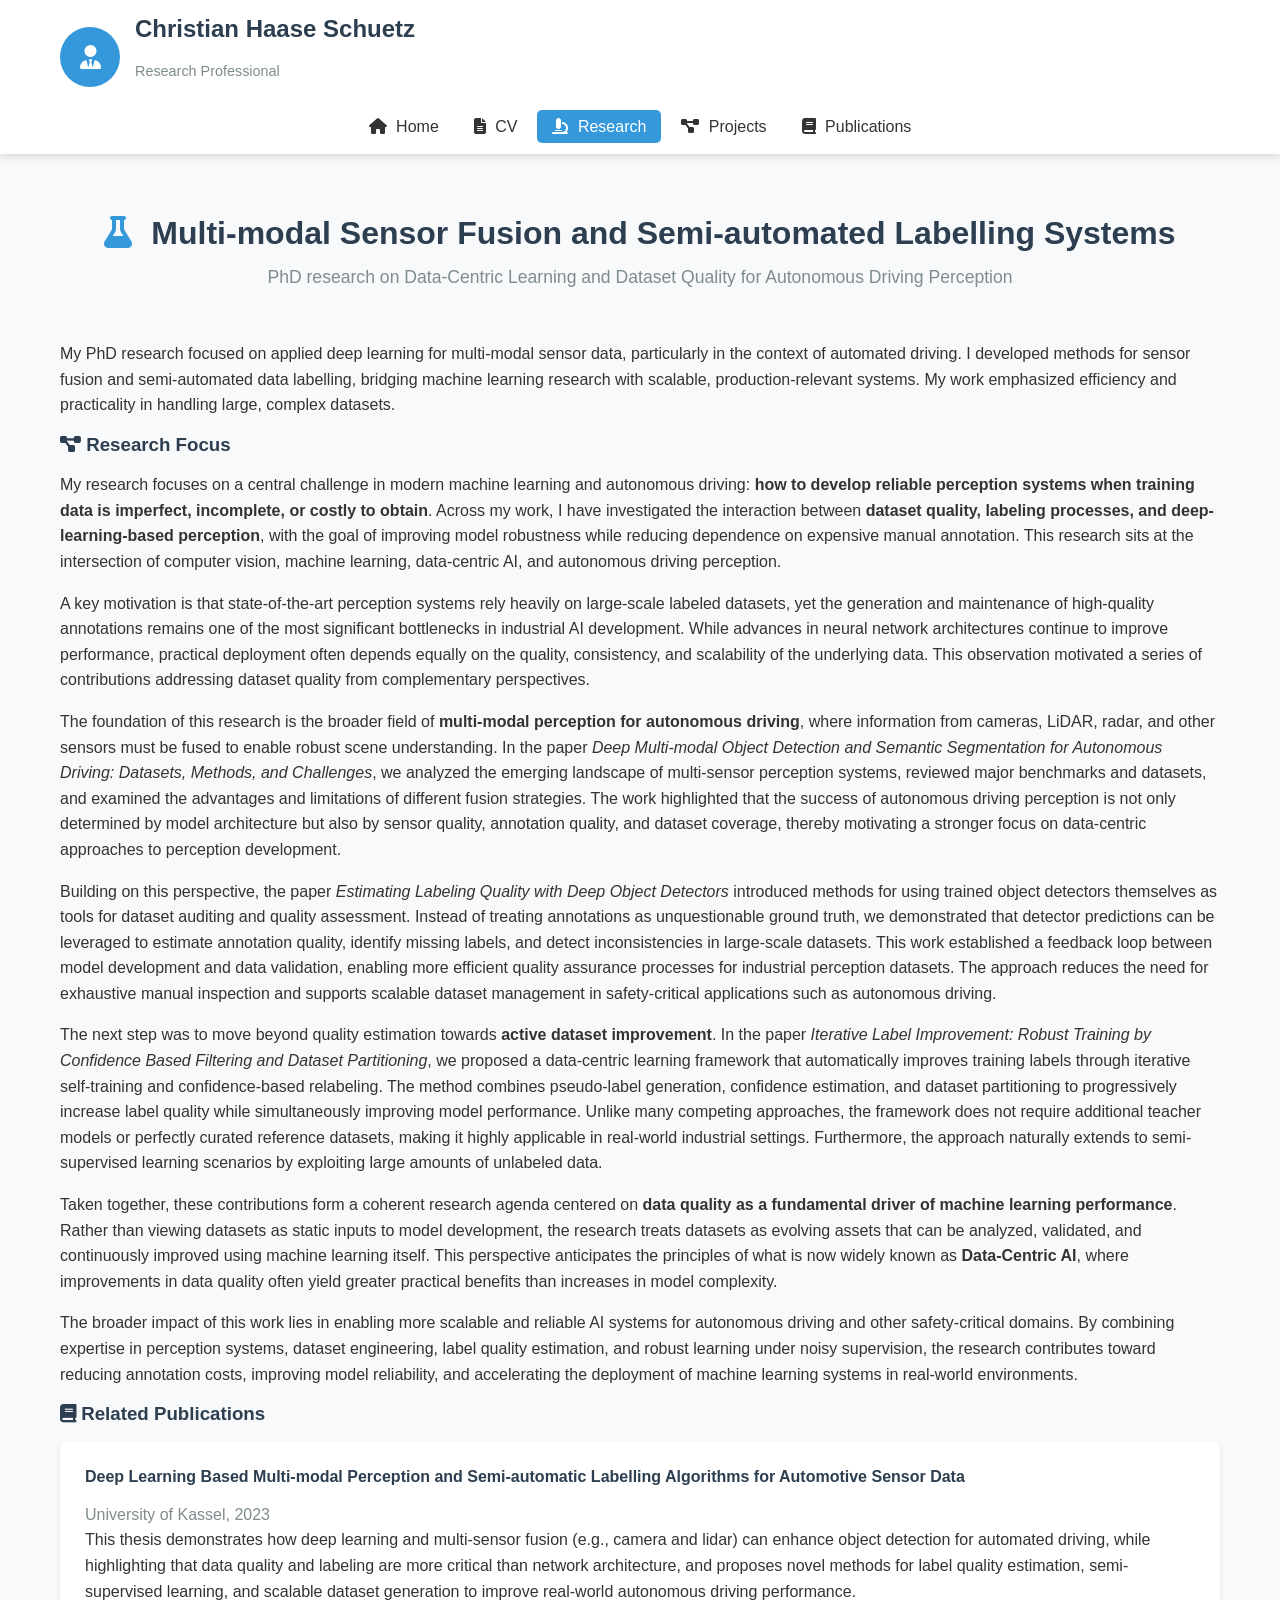
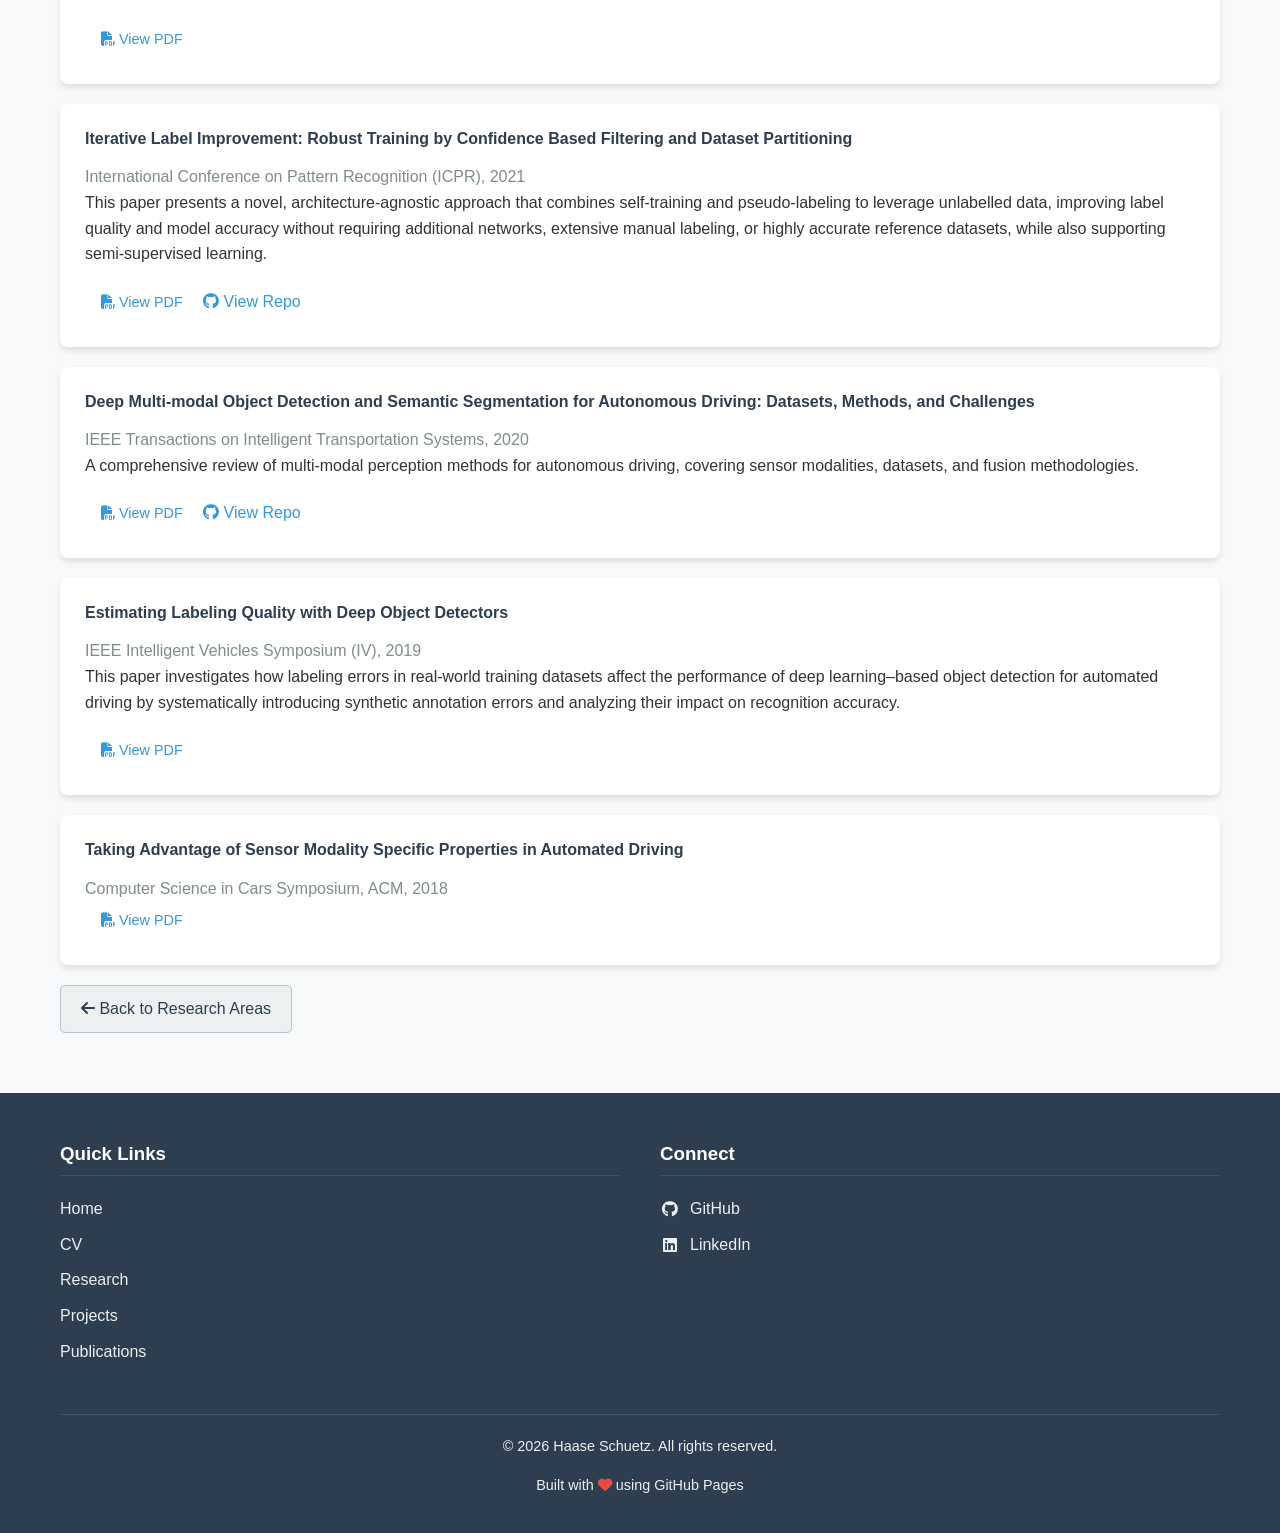
<file: research/multi-modal-sensor-fusion.html>
<!DOCTYPE html>
<html lang="en">
<head>
    <meta charset="UTF-8">
    <meta name="viewport" content="width=device-width, initial-scale=1.0">
    <title>Multi-modal Sensor Fusion and Semi-automated Labelling Systems | Christian Haase Schuetz</title>
    <link rel="stylesheet" href="../css/style.css">
    <link rel="stylesheet" href="https://cdnjs.cloudflare.com/ajax/libs/font-awesome/6.4.0/css/all.min.css">
</head>
<body>
    <header class="header">
        <div class="container">
            <div class="profile">
                <div class="profile-image">
                    <i class="fas fa-user-tie"></i>
                </div>
                <div class="profile-info">
                    <h1 class="name">Christian Haase Schuetz</h1>
                    <p class="title">Research Professional</p>
                </div>
            </div>
            <nav class="main-nav">
                <ul>
                    <li><a href="../index.html"><i class="fas fa-home"></i> Home</a></li>
                    <li><a href="../index.html#cv"><i class="fas fa-file-alt"></i> CV</a></li>
                    <li><a href="../index.html#research" class="active"><i class="fas fa-microscope"></i> Research</a></li>
                    <li><a href="../index.html#projects"><i class="fas fa-project-diagram"></i> Projects</a></li>
                    <li><a href="../publications.html"><i class="fas fa-book"></i> Publications</a></li>
                </ul>
            </nav>
        </div>
    </header>

    <main class="main-content">
        <section class="section">
            <div class="container">
                <div class="section-header">
                    <h2><i class="fas fa-flask"></i> Multi-modal Sensor Fusion and Semi-automated Labelling Systems</h2>
                    <p class="section-description">PhD research on Data-Centric Learning and Dataset Quality for Autonomous Driving Perception</p>
                </div>

                <div class="research-content">
                    <div class="research-overview">
                        <p>My PhD research focused on applied deep learning for multi-modal sensor data, particularly in the context of automated driving. I developed methods for sensor fusion and semi-automated data labelling, bridging machine learning research with scalable, production-relevant systems. My work emphasized efficiency and practicality in handling large, complex datasets.</p>
                    </div>

                    <div class="research-section">
                        <h3><i class="fas fa-project-diagram"></i> Research Focus</h3>
                        <p>
                            My research focuses on a central challenge in modern machine learning and autonomous driving:
                            <strong>how to develop reliable perception systems when training data is imperfect, incomplete,
                            or costly to obtain</strong>. Across my work, I have investigated the interaction between
                            <strong>dataset quality, labeling processes, and deep-learning-based perception</strong>,
                            with the goal of improving model robustness while reducing dependence on expensive manual annotation.
                            This research sits at the intersection of computer vision, machine learning, data-centric AI,
                            and autonomous driving perception.
                            </p>
                            
                            <p>
                            A key motivation is that state-of-the-art perception systems rely heavily on large-scale labeled datasets,
                            yet the generation and maintenance of high-quality annotations remains one of the most significant
                            bottlenecks in industrial AI development. While advances in neural network architectures continue
                            to improve performance, practical deployment often depends equally on the quality, consistency,
                            and scalability of the underlying data. This observation motivated a series of contributions
                            addressing dataset quality from complementary perspectives.
                            </p>
                            
                            <p>
                            The foundation of this research is the broader field of
                            <strong>multi-modal perception for autonomous driving</strong>, where information from cameras,
                            LiDAR, radar, and other sensors must be fused to enable robust scene understanding.
                            In the paper
                            <em>Deep Multi-modal Object Detection and Semantic Segmentation for Autonomous Driving:
                            Datasets, Methods, and Challenges</em>,
                            we analyzed the emerging landscape of multi-sensor perception systems, reviewed major benchmarks
                            and datasets, and examined the advantages and limitations of different fusion strategies.
                            The work highlighted that the success of autonomous driving perception is not only determined
                            by model architecture but also by sensor quality, annotation quality, and dataset coverage,
                            thereby motivating a stronger focus on data-centric approaches to perception development.
                            </p>
                            
                            <p>
                            Building on this perspective, the paper
                            <em>Estimating Labeling Quality with Deep Object Detectors</em>
                            introduced methods for using trained object detectors themselves as tools for dataset auditing
                            and quality assessment. Instead of treating annotations as unquestionable ground truth,
                            we demonstrated that detector predictions can be leveraged to estimate annotation quality,
                            identify missing labels, and detect inconsistencies in large-scale datasets.
                            This work established a feedback loop between model development and data validation,
                            enabling more efficient quality assurance processes for industrial perception datasets.
                            The approach reduces the need for exhaustive manual inspection and supports scalable dataset
                            management in safety-critical applications such as autonomous driving.
                            </p>
                            
                            <p>
                            The next step was to move beyond quality estimation towards
                            <strong>active dataset improvement</strong>. In the paper
                            <em>Iterative Label Improvement: Robust Training by Confidence Based Filtering and Dataset Partitioning</em>,
                            we proposed a data-centric learning framework that automatically improves training labels
                            through iterative self-training and confidence-based relabeling. The method combines pseudo-label
                            generation, confidence estimation, and dataset partitioning to progressively increase label quality
                            while simultaneously improving model performance. Unlike many competing approaches,
                            the framework does not require additional teacher models or perfectly curated reference datasets,
                            making it highly applicable in real-world industrial settings. Furthermore, the approach naturally
                            extends to semi-supervised learning scenarios by exploiting large amounts of unlabeled data.
                            </p>
                            
                            <p>
                            Taken together, these contributions form a coherent research agenda centered on
                            <strong>data quality as a fundamental driver of machine learning performance</strong>.
                            Rather than viewing datasets as static inputs to model development, the research treats datasets
                            as evolving assets that can be analyzed, validated, and continuously improved using machine learning itself.
                            This perspective anticipates the principles of what is now widely known as
                            <strong>Data-Centric AI</strong>, where improvements in data quality often yield greater practical
                            benefits than increases in model complexity.
                            </p>
                            
                            <p>
                            The broader impact of this work lies in enabling more scalable and reliable AI systems for
                            autonomous driving and other safety-critical domains. By combining expertise in perception systems,
                            dataset engineering, label quality estimation, and robust learning under noisy supervision,
                            the research contributes toward reducing annotation costs, improving model reliability,
                            and accelerating the deployment of machine learning systems in real-world environments.
                            </p>
                            
                        <!--div class="focus-areas">
                            <div class="focus-area">
                                <div class="focus-icon">
                                    <i class="fas fa-satellite-dish"></i>
                                </div>
                                <h4>Multi-modal Sensor Fusion</h4>
                                <p>Development of deep learning architectures that combine data from multiple sensor modalities (LiDAR, camera, radar) to improve perception accuracy and robustness in autonomous driving systems.</p>
                            </div>
                            <div class="focus-area">
                                <div class="focus-icon">
                                    <i class="fas fa-tags"></i>
                                </div>
                                <h4>Semi-automated Labelling</h4>
                                <p>Implementation of machine learning-based approaches to reduce manual annotation effort while maintaining high-quality ground truth data for training autonomous driving systems.</p>
                            </div>
                            <div class="focus-area">
                                <div class="focus-icon">
                                    <i class="fas fa-cogs"></i>
                                </div>
                                <h4>Production-relevant Systems</h4>
                                <p>Bridging academic research with practical, scalable systems that can be deployed in real-world automotive applications.</p>
                            </div>
                        </div-->
                    </div>

                    <div class="research-section">
                        <h3><i class="fas fa-book"></i> Related Publications</h3>
                        <div class="related-publications">
                            <div class="publication-item">
                                <div class="publication-header">
                                    <h4>Deep Learning Based Multi-modal Perception and Semi-automatic Labelling Algorithms for Automotive Sensor Data</h4>
                                    <span class="publication-year">University of Kassel, 2023</span>
                                </div>
                                <p>This thesis demonstrates how deep learning and multi-sensor fusion (e.g., camera and lidar) can enhance object detection for automated driving, while highlighting that data quality and labeling are more critical than network architecture, and proposes novel methods for label quality estimation, semi-supervised learning, and scalable dataset generation to improve real-world autonomous driving performance.</p>
                                <a href="https://kobra.uni-kassel.de/bitstreams/0a39f00f-59f9-4f90-baaa-d3dcc93f5f29/download" class="btn btn-small" target="_blank">
                                    <i class="fas fa-file-pdf"></i> View PDF
                                </a>
                            </div>
                            <div class="publication-item">
                                <div class="publication-header">
                                    <h4>Iterative Label Improvement: Robust Training by Confidence Based Filtering and Dataset Partitioning</h4>
                                    <span class="publication-year">International Conference on Pattern Recognition (ICPR), 2021</span>
                                </div>
                                <p>This paper presents a novel, architecture-agnostic approach that combines self-training and pseudo-labeling to leverage unlabelled data, improving label quality and model accuracy without requiring additional networks, extensive manual labeling, or highly accurate reference datasets, while also supporting semi-supervised learning.</p>
                                <a href="https://arxiv.org/pdf/2002.02705" class="btn btn-small" target="_blank">
                                    <i class="fas fa-file-pdf"></i> View PDF
                                </a>
                                <a href="https://github.com/boschresearch/iterative-label-improvement" target="_blank">
                                      <i class="fab fa-github"></i> View Repo
                                </a>
                            </div>
                            <div class="publication-item">
                                <div class="publication-header">
                                    <h4>Deep Multi-modal Object Detection and Semantic Segmentation for Autonomous Driving: Datasets, Methods, and Challenges</h4>
                                    <span class="publication-year">IEEE Transactions on Intelligent Transportation Systems, 2020</span>
                                </div>
                                <p>A comprehensive review of multi-modal perception methods for autonomous driving, covering sensor modalities, datasets, and fusion methodologies.</p>
                                <a href="https://arxiv.org/pdf/1902.07830.pdf" class="btn btn-small" target="_blank">
                                    <i class="fas fa-file-pdf"></i> View PDF
                                </a>
                                <a href="https://github.com/boschresearch/multimodalperception" target="_blank">
                                      <i class="fab fa-github"></i> View Repo
                                </a>
                            </div>
                            <div class="publication-item">
                                <div class="publication-header">
                                    <h4>Estimating Labeling Quality with Deep Object Detectors</h4>
                                    <span class="publication-year">IEEE Intelligent Vehicles Symposium (IV), 2019</span>
                                </div>
                                <p>This paper investigates how labeling errors in real-world training datasets affect the performance of deep learning–based object detection for automated driving by systematically introducing synthetic annotation errors and analyzing their impact on recognition accuracy.</p>
                                <a href="https://doi.org/10.1109/IVS.2019.8814144" class="btn btn-small" target="_blank">
                                    <i class="fas fa-file-pdf"></i> View PDF
                                </a>
                            </div>
                            <div class="publication-item">
                                <div class="publication-header">
                                    <h4>Taking Advantage of Sensor Modality Specific Properties in Automated Driving</h4>
                                    <span class="publication-year">Computer Science in Cars Symposium, ACM, 2018</span>
                                </div>
                                <a href="https://wp.mpi-inf.mpg.de/cscs/files/2018/09/04-Taking-advantage-of-sensor-modality-specific-properties-in-Automated-Driving.pdf" class="btn btn-small" target="_blank">
                                    <i class="fas fa-file-pdf"></i> View PDF
                                </a>
                            </div>
                        </div>
                    </div>

                </div>

                <div class="back-link">
                    <a href="index.html" class="btn btn-secondary">
                        <i class="fas fa-arrow-left"></i> Back to Research Areas
                    </a>
                </div>
            </div>
        </section>
    </main>

    <footer class="footer">
        <div class="container">
            <div class="footer-content">
                <div class="footer-section">
                    <h3>Quick Links</h3>
                    <ul>
                        <li><a href="../index.html">Home</a></li>
                        <li><a href="../index.html#cv">CV</a></li>
                        <li><a href="../index.html#research">Research</a></li>
                        <li><a href="../index.html#projects">Projects</a></li>
                        <li><a href="../publications.html">Publications</a></li>
                    </ul>
                </div>
                <div class="footer-section">
                    <h3>Connect</h3>
                    <div class="social-links">
                        <a href="https://github.com/HaaseSchuetz" class="social-link">
                            <i class="fab fa-github"></i> GitHub
                        </a>
                        <a href="https://www.linkedin.com/in/christian-haase-schuetz/" class="social-link">
                            <i class="fab fa-linkedin"></i> LinkedIn
                        </a>
                    </div>
                </div>
            </div>
            <div class="footer-bottom">
                <p>&copy; 2026 Haase Schuetz. All rights reserved.</p>
                <p>Built with <i class="fas fa-heart"></i> using GitHub Pages</p>
            </div>
        </div>
    </footer>

    <script src="../js/main.js"></script>
</body>
</html>
</file>
<file: css/style.css>
/* ===== BASE STYLES ===== */
:root {
    --primary-color: #2c3e50;
    --secondary-color: #3498db;
    --accent-color: #e74c3c;
    --light-color: #ecf0f1;
    --dark-color: #2c3e50;
    --text-color: #333;
    --text-light: #7f8c8d;
    --success-color: #27ae60;
    --warning-color: #f39c12;
    --danger-color: #e74c3c;
    --shadow: 0 4px 6px rgba(0, 0, 0, 0.1);
    --transition: all 0.3s ease;
}

* {
    margin: 0;
    padding: 0;
    box-sizing: border-box;
}

html {
    scroll-behavior: smooth;
}

body {
    font-family: 'Segoe UI', Tahoma, Geneva, Verdana, sans-serif;
    line-height: 1.6;
    color: var(--text-color);
    background-color: #f8f9fa;
}

.container {
    width: 100%;
    max-width: 1200px;
    margin: 0 auto;
    padding: 0 20px;
}

h1, h2, h3, h4 {
    margin-bottom: 1rem;
    line-height: 1.2;
    color: var(--dark-color);
}

p {
    margin-bottom: 1rem;
}

a {
    text-decoration: none;
    color: var(--secondary-color);
    transition: var(--transition);
}

a:hover {
    color: var(--primary-color);
}

ul {
    list-style: none;
}

.btn {
    display: inline-block;
    padding: 10px 20px;
    border: none;
    border-radius: 5px;
    cursor: pointer;
    transition: var(--transition);
    font-weight: 500;
    text-align: center;
}

.btn-primary {
    background-color: var(--secondary-color);
    color: white;
}

.btn-primary:hover {
    background-color: #2980b9;
    transform: translateY(-2px);
}

.btn-secondary {
    background-color: var(--light-color);
    color: var(--dark-color);
    border: 1px solid #bdc3c7;
}

.btn-secondary:hover {
    background-color: #d5dbdb;
}

.btn-small {
    padding: 8px 16px;
    font-size: 0.9rem;
}

/* ===== HEADER ===== */
.header {
    background-color: white;
    box-shadow: var(--shadow);
    position: sticky;
    top: 0;
    z-index: 1000;
    padding: 15px 0;
}

.profile {
    display: flex;
    align-items: center;
    margin-bottom: 15px;
}

.profile-image {
    width: 60px;
    height: 60px;
    background-color: var(--secondary-color);
    border-radius: 50%;
    display: flex;
    align-items: center;
    justify-content: center;
    color: white;
    font-size: 1.5rem;
    margin-right: 15px;
}

.profile-info .name {
    font-size: 1.5rem;
    color: var(--dark-color);
}

.profile-info .title {
    color: var(--text-light);
    font-size: 0.9rem;
}

.main-nav ul {
    display: flex;
    justify-content: center;
    flex-wrap: wrap;
    gap: 5px;
}

.main-nav a {
    padding: 8px 15px;
    color: var(--text-color);
    border-radius: 5px;
    transition: var(--transition);
}

.main-nav a:hover, .main-nav a.active {
    background-color: var(--secondary-color);
    color: white;
}

.main-nav i {
    margin-right: 5px;
}

/* ===== HERO SECTION ===== */
.hero {
    background: linear-gradient(135deg, var(--primary-color), var(--secondary-color));
    color: white;
    padding: 80px 0;
    margin-top: 20px;
    border-radius: 10px;
    margin-bottom: 40px;
}

.hero .container {
    display: grid;
    grid-template-columns: 1fr 1fr;
    gap: 40px;
    align-items: center;
}

.hero-content h2 {
    font-size: 2.5rem;
    margin-bottom: 15px;
    color: white;
}

.hero-content .subtitle {
    font-size: 1.2rem;
    margin-bottom: 20px;
    opacity: 0.9;
}

.hero-text p {
    font-size: 1.1rem;
    margin-bottom: 25px;
    line-height: 1.8;
}

.cta-buttons {
    display: flex;
    gap: 15px;
}

.hero-image {
    display: flex;
    justify-content: center;
    align-items: center;
}

.research-illustration {
    font-size: 4rem;
    opacity: 0.8;
}

/* ===== SECTIONS ===== */
.section {
    padding: 60px 0;
}

.section-header {
    text-align: center;
    margin-bottom: 50px;
}

.section-header h2 {
    font-size: 2rem;
    margin-bottom: 10px;
    color: var(--dark-color);
}

.section-header h2 i {
    margin-right: 10px;
    color: var(--secondary-color);
}

.section-description {
    color: var(--text-light);
    font-size: 1.1rem;
}

/* ===== CV SECTION ===== */
.cv-content {
    display: grid;
    grid-template-columns: 300px 1fr;
    gap: 30px;
}

.cv-card {
    background: white;
    border-radius: 8px;
    padding: 25px;
    margin-bottom: 20px;
    box-shadow: var(--shadow);
}

.cv-card h3 {
    margin-bottom: 20px;
    padding-bottom: 10px;
    border-bottom: 2px solid var(--light-color);
    color: var(--primary-color);
}

.cv-card h3 i {
    margin-right: 8px;
}

.education-item {
    margin-bottom: 20px;
    padding-bottom: 20px;
    border-bottom: 1px solid #eee;
}

.education-item:last-child {
    border-bottom: none;
    margin-bottom: 0;
    padding-bottom: 0;
}

.education-item h4 {
    color: var(--secondary-color);
    margin-bottom: 5px;
}

.institution, .year {
    color: var(--text-light);
    font-size: 0.9rem;
    margin-bottom: 5px;
}

.awards-list li, .skills-list li {
    margin-bottom: 10px;
    padding-left: 15px;
    position: relative;
}

.awards-list li:before, .skills-list li:before {
    content: "•";
    color: var(--secondary-color);
    position: absolute;
    left: 0;
}

.experience-item {
    margin-bottom: 25px;
}

.experience-header {
    display: flex;
    justify-content: space-between;
    align-items: center;
    margin-bottom: 10px;
    flex-wrap: wrap;
}

.experience-header h4 {
    color: var(--primary-color);
    margin-bottom: 0;
}

.company, .duration {
    color: var(--text-light);
    font-size: 0.9rem;
    margin-left: 10px;
}

.responsibilities {
    padding-left: 20px;
}

.responsibilities li {
    margin-bottom: 8px;
    position: relative;
}

.responsibilities li:before {
    content: "•";
    color: var(--secondary-color);
    position: absolute;
    left: -15px;
}

.skill-item {
    margin-bottom: 15px;
}

.skill-name {
    display: block;
    margin-bottom: 5px;
    font-weight: 500;
}

.skill-bar {
    height: 8px;
    background-color: #ecf0f1;
    border-radius: 4px;
    overflow: hidden;
}

.skill-level {
    height: 100%;
    background-color: var(--secondary-color);
    border-radius: 4px;
}

.download-cv {
    text-align: center;
    margin-top: 30px;
}

/* ===== RESEARCH SECTION ===== */
.research-grid {
    display: grid;
    grid-template-columns: repeat(auto-fit, minmax(280px, 1fr));
    gap: 25px;
}

.research-card {
    background: white;
    border-radius: 8px;
    padding: 30px;
    text-align: center;
    box-shadow: var(--shadow);
    transition: var(--transition);
}

.research-card:hover {
    transform: translateY(-5px);
    box-shadow: 0 10px 20px rgba(0, 0, 0, 0.1);
}

.research-icon {
    font-size: 2.5rem;
    color: var(--secondary-color);
    margin-bottom: 15px;
}

.research-card h3 {
    margin-bottom: 15px;
    color: var(--primary-color);
}

.research-card p {
    margin-bottom: 20px;
    color: var(--text-light);
}

/* ===== PROJECTS SECTION ===== */
.projects-timeline {
    position: relative;
    padding-left: 50px;
}

.projects-timeline:before {
    content: "";
    position: absolute;
    left: 20px;
    top: 0;
    bottom: 0;
    width: 2px;
    background-color: var(--light-color);
}

.timeline-item {
    position: relative;
    margin-bottom: 40px;
}

.timeline-marker {
    position: absolute;
    left: -50px;
    top: 0;
    width: 40px;
    height: 40px;
    background-color: var(--secondary-color);
    border-radius: 50%;
    display: flex;
    align-items: center;
    justify-content: center;
    color: white;
    font-size: 0.9rem;
}

.timeline-content {
    background: white;
    padding: 25px;
    border-radius: 8px;
    box-shadow: var(--shadow);
}

.timeline-header {
    display: flex;
    justify-content: space-between;
    align-items: center;
    margin-bottom: 15px;
    flex-wrap: wrap;
}

.timeline-header h3 {
    color: var(--primary-color);
    margin-bottom: 0;
}

.timeline-date {
    color: var(--text-light);
    font-size: 0.9rem;
}

.project-tags {
    display: flex;
    gap: 10px;
    margin: 15px 0;
    flex-wrap: wrap;
}

.tag {
    background-color: var(--light-color);
    color: var(--text-light);
    padding: 5px 12px;
    border-radius: 20px;
    font-size: 0.8rem;
}

/* ===== PUBLICATIONS SECTION ===== */
.publications-list {
    max-width: 800px;
    margin: 0 auto;
}

.publication-item {
    background: white;
    padding: 25px;
    margin-bottom: 20px;
    border-radius: 8px;
    box-shadow: var(--shadow);
}

.publication-citation {
    display: flex;
    justify-content: space-between;
    margin-bottom: 10px;
    font-size: 0.9rem;
}

.publication-authors {
    font-weight: 600;
    color: var(--primary-color);
}

.publication-year {
    color: var(--text-light);
}

.publication-title {
    color: var(--secondary-color);
    margin-bottom: 10px;
}

.publication-journal {
    color: var(--text-light);
    font-size: 0.9rem;
    margin-bottom: 15px;
}

.publication-links {
    display: flex;
    gap: 15px;
}

.publication-link {
    color: var(--text-light);
    font-size: 0.9rem;
    transition: var(--transition);
}

.publication-link:hover {
    color: var(--secondary-color);
}

.publication-link i {
    margin-right: 5px;
}

.view-all-publications {
    text-align: center;
    margin-top: 30px;
}

/* ===== REFERENCES SECTION ===== */
.references-grid {
    display: grid;
    grid-template-columns: repeat(auto-fit, minmax(300px, 1fr));
    gap: 25px;
}

.reference-card {
    background: white;
    padding: 25px;
    border-radius: 8px;
    box-shadow: var(--shadow);
}

.reference-header {
    margin-bottom: 15px;
    padding-bottom: 15px;
    border-bottom: 1px solid #eee;
}

.reference-header h3 {
    color: var(--primary-color);
    margin-bottom: 5px;
}

.reference-title, .reference-institution {
    color: var(--text-light);
    font-size: 0.9rem;
    margin-bottom: 3px;
}

.reference-description {
    color: var(--text-light);
    margin-bottom: 15px;
    font-size: 0.95rem;
}

.reference-contact p {
    color: var(--text-light);
    font-size: 0.9rem;
    margin-bottom: 8px;
}

.reference-contact i {
    margin-right: 8px;
    color: var(--secondary-color);
}

/* ===== CONTACT SECTION ===== */
.contact-content {
    display: grid;
    grid-template-columns: 1fr 1fr;
    gap: 40px;
}

.contact-info {
    display: grid;
    grid-template-columns: 1fr 1fr;
    gap: 20px;
}

.contact-card {
    background: white;
    padding: 25px;
    border-radius: 8px;
    box-shadow: var(--shadow);
    text-align: center;
}

.contact-card h3 {
    color: var(--primary-color);
    margin-bottom: 15px;
}

.contact-card h3 i {
    margin-right: 8px;
}

.contact-card p {
    color: var(--text-light);
    margin-bottom: 0;
}

.contact-card a {
    color: var(--secondary-color);
}

.contact-form {
    background: white;
    padding: 30px;
    border-radius: 8px;
    box-shadow: var(--shadow);
}

.form-group {
    margin-bottom: 20px;
}

.form-group label {
    display: block;
    margin-bottom: 8px;
    color: var(--dark-color);
    font-weight: 500;
}

.form-group input,
.form-group textarea {
    width: 100%;
    padding: 12px;
    border: 1px solid #ddd;
    border-radius: 5px;
    font-family: inherit;
    font-size: 1rem;
    transition: var(--transition);
}

.form-group input:focus,
.form-group textarea:focus {
    outline: none;
    border-color: var(--secondary-color);
    box-shadow: 0 0 0 2px rgba(52, 152, 219, 0.2);
}

.form-group textarea {
    resize: vertical;
    min-height: 120px;
}

button[type="submit"] {
    width: 100%;
    padding: 12px;
}

/* ===== FOOTER ===== */
.footer {
    background-color: var(--dark-color);
    color: white;
    padding: 50px 0 20px;
}

.footer-content {
    display: grid;
    grid-template-columns: repeat(auto-fit, minmax(200px, 1fr));
    gap: 40px;
    margin-bottom: 40px;
}

.footer-section h3 {
    color: white;
    margin-bottom: 20px;
    padding-bottom: 10px;
    border-bottom: 1px solid rgba(255, 255, 255, 0.1);
}

.footer-section ul {
    margin-bottom: 0;
}

.footer-section li {
    margin-bottom: 10px;
}

.footer-section a {
    color: var(--light-color);
    transition: var(--transition);
}

.footer-section a:hover {
    color: var(--secondary-color);
}

.social-links {
    display: flex;
    flex-direction: column;
    gap: 10px;
}

.social-link {
    display: flex;
    align-items: center;
    color: var(--light-color);
    transition: var(--transition);
}

.social-link:hover {
    color: var(--secondary-color);
}

.social-link i {
    margin-right: 10px;
    width: 20px;
    text-align: center;
}

.footer-bottom {
    text-align: center;
    padding-top: 20px;
    border-top: 1px solid rgba(255, 255, 255, 0.1);
    color: var(--light-color);
    font-size: 0.9rem;
}

.footer-bottom i {
    color: var(--accent-color);
}

/* ===== RESPONSIVE DESIGN ===== */
@media (max-width: 768px) {
    .hero .container {
        grid-template-columns: 1fr;
        text-align: center;
    }

    .hero-content h2 {
        font-size: 2rem;
    }

    .cta-buttons {
        justify-content: center;
    }

    .cv-content {
        grid-template-columns: 1fr;
    }

    .contact-content {
        grid-template-columns: 1fr;
    }

    .contact-info {
        grid-template-columns: 1fr;
    }

    .main-nav ul {
        justify-content: center;
    }

    .main-nav a {
        padding: 6px 10px;
        font-size: 0.9rem;
    }
}

@media (max-width: 480px) {
    .hero .container {
        padding: 0 15px;
    }

    .hero-content h2 {
        font-size: 1.8rem;
    }

    .section-header h2 {
        font-size: 1.8rem;
    }

    .research-grid {
        grid-template-columns: 1fr;
    }

    .projects-timeline {
        padding-left: 30px;
    }

    .timeline-marker {
        left: -30px;
        width: 30px;
        height: 30px;
        font-size: 0.8rem;
    }
}
</file>
